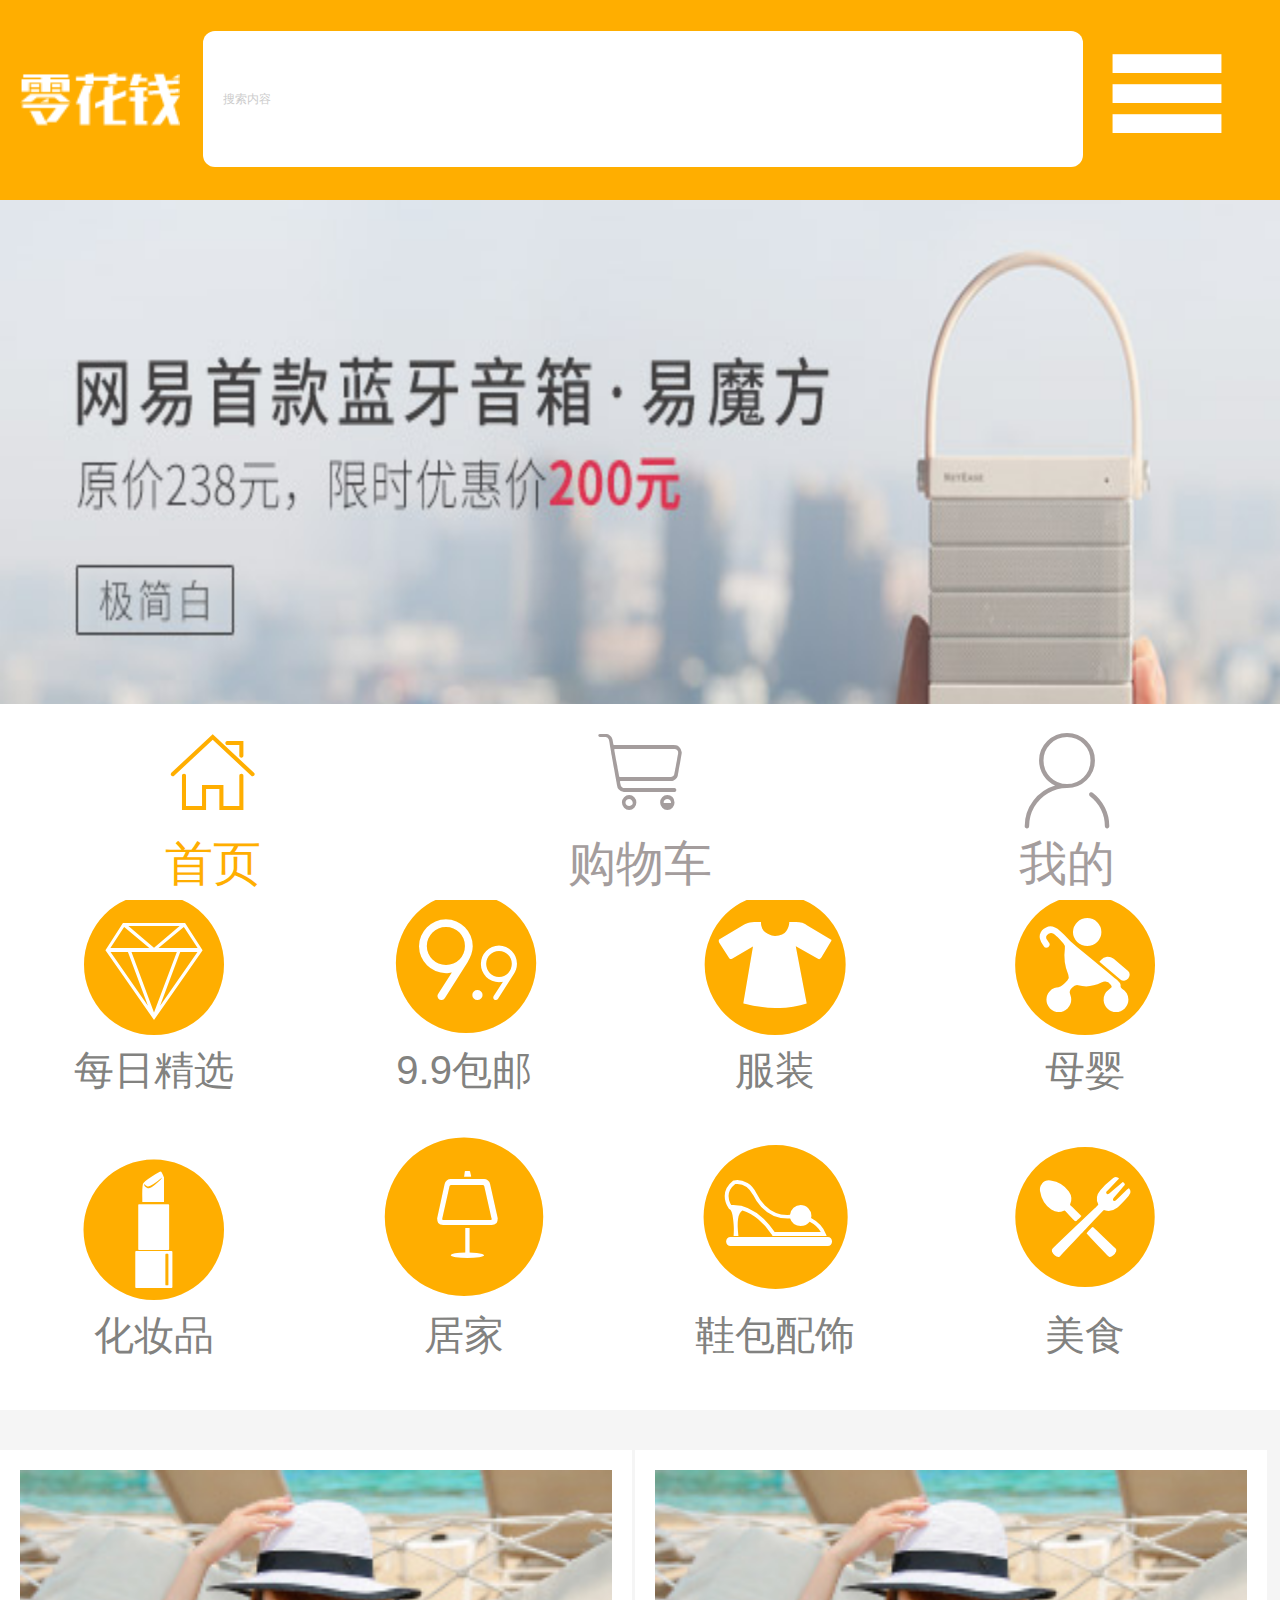
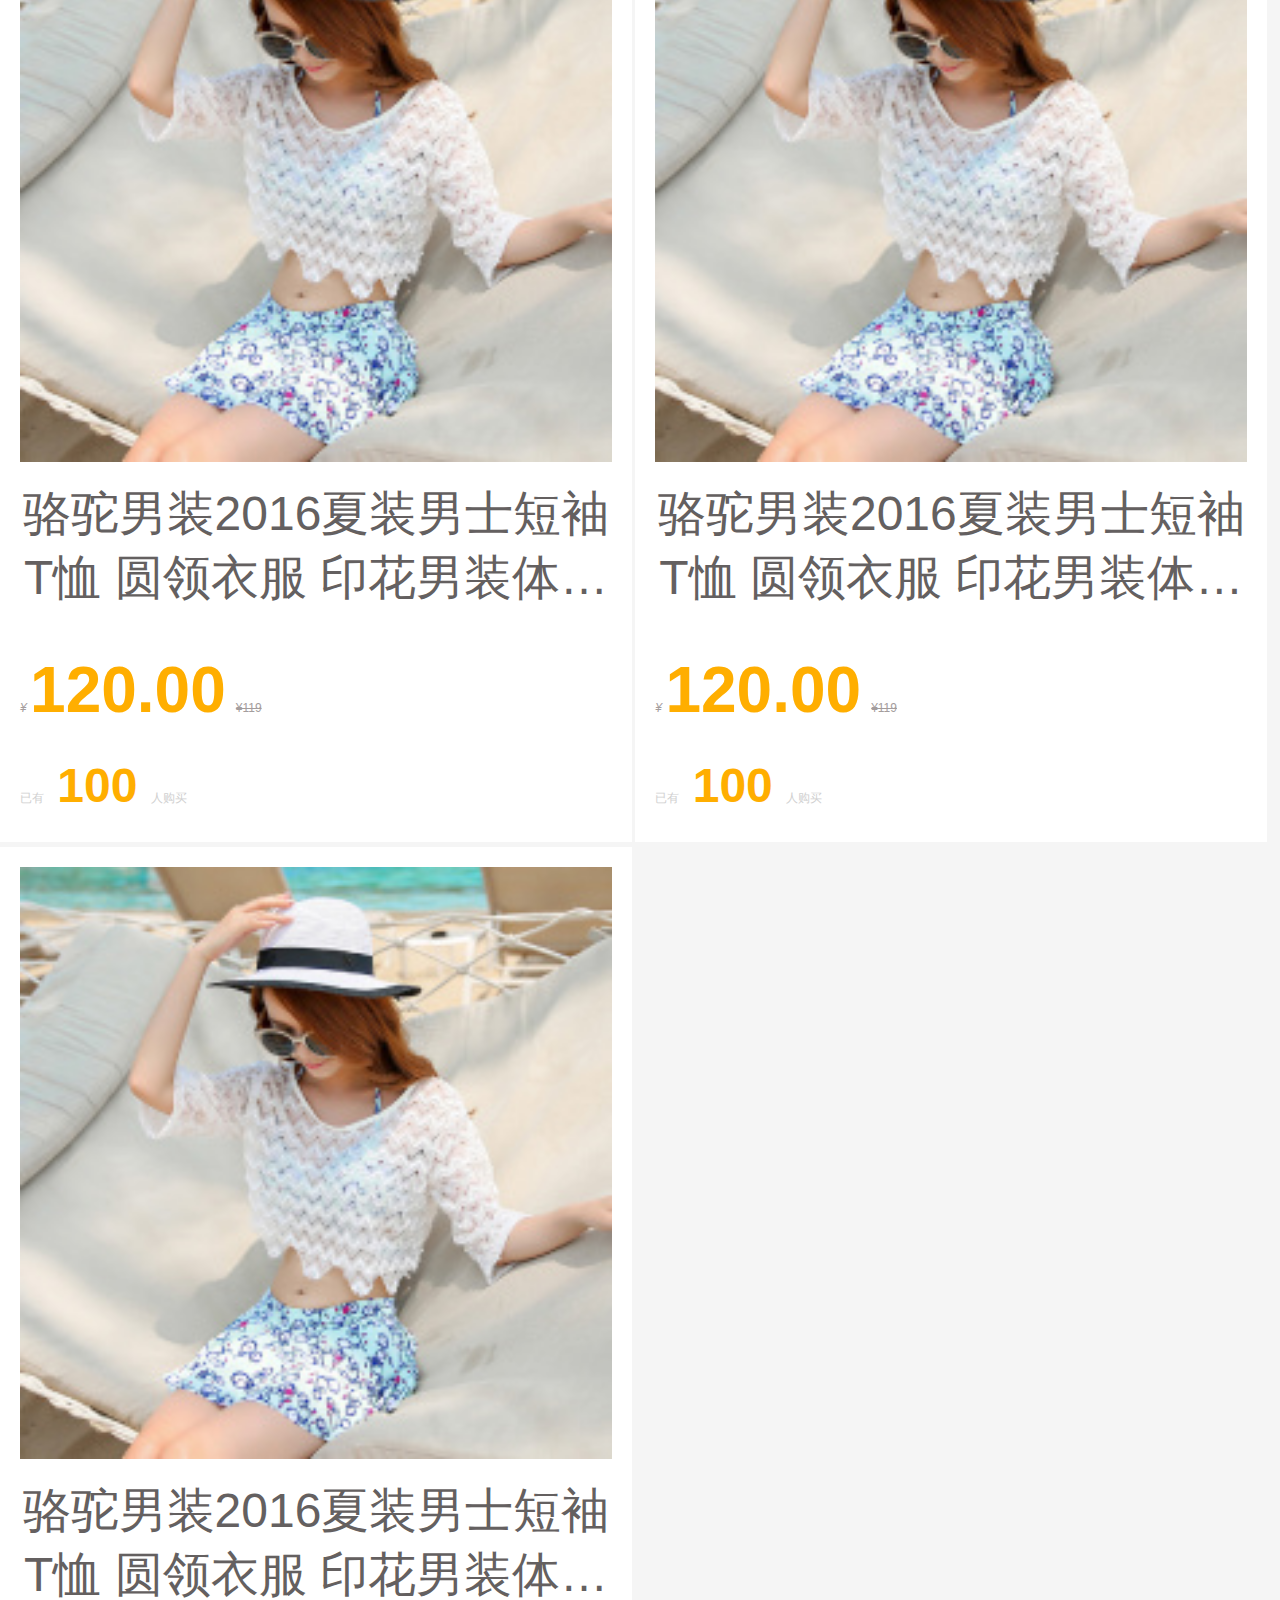
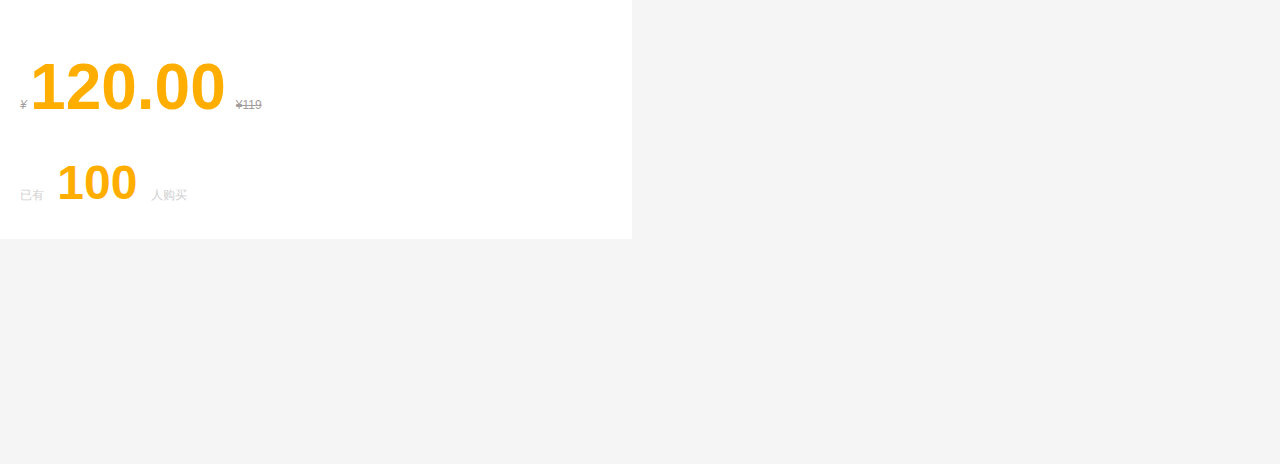
<file: money/yidongduan2/pages/index.html>
<!doctype html>
<html>
<head>
<meta charset="utf-8">
<title>奖品详情</title>
<meta name="keywords" content="" />
<meta name="description" content="" />
<meta name="viewport" content="width=device-width, initial-scale=1.0, maximum-scale=1.0, user-scalable=0" />
<meta name="format-detection" content="telephone=no" />
 <meta name="apple-mobile-web-app-capable" content="yes" />
 <meta name="apple-mobile-web-app-status-bar-style" content="black">
 <link rel="stylesheet" href="../css/reset.css">
 <link rel="stylesheet" href="../css/swiper.min.css">
 <link rel="stylesheet" href="../css/index.css">
<!-- <link rel="stylesheet" href="http://at.alicdn.com/t/font_7qi7c9zr2nr35wmi.css"> -->
<link rel="stylesheet" href="../font/demo.css">
<link rel="stylesheet" href="../font/iconfont.css">

 </head>
<body>
	<!-- 头部开始 -->
	<header>
		<section class="logo_contain">
			<img src="../imgs/ssk_fl.png" height="100" width="100" alt="">
		</section>
		<section class="search_input">
			<input type="text" placeholder="搜索内容">
		</section>
		<section class="search_btn">
			<a href="javascript:void(0)">
				<i class="icon-qita iconfont self_size"></i>
			</a>
		</section>
	</header>
	<!-- 头部结束 -->
	<!-- 轮播图开始 -->
	<div class="swiper-container">
		<div class="swiper-wrapper">
			<div class="swiper-slide">
				<img src="../imgs/banner1.jpg" height="800" width="800" alt="">
			</div>
			<div class="swiper-slide">
				<img src="../imgs/banner2.jpg" height="800" width="800" alt="">
			</div>
			<div class="swiper-slide">
				<img src="../imgs/banner3.jpg" height="640" width="640" alt="">
			</div>
		</div>
	<!-- Add Pagination -->
		<div class="swiper-pagination"></div>
	</div>
	<!-- 轮播图结束 -->
	<!-- 主体部分开始 -->
	<section class="main_all">
		<!-- 导航链接开始 -->
		<section class="nav_icon">
			<ul>
				<li>
					<a href="daily_specials.html">
						<i class="icon_img iconfont icon-jingxuan" style="font-size:4rem;color:#ffae00;"></i>
						<section class="nav_font">每日精选</section>
					</a>
				</li>
				<li>
					<a href="#">
						<i class="icon_img iconfont icon-9" style="font-size:4rem;color:#ffae00;"></i>
						<section class="nav_font">9.9包邮</section>
					</a>
				</li>
				<li>
					<a href="#">
						<i class="icon_img iconfont icon-icon01" style="font-size:4rem;color:#ffae00;"></i>
						<section class="nav_font">服装</section>
					</a>
				</li>
				<li>
					<a href="#">
						<i class="icon_img iconfont icon-jjshqinzimuying" style="font-size:4rem;color:#ffae00;"></i>
						<section class="nav_font">母婴</section>
					</a>
				</li>
				<li>
					<a href="#">
						<i class="icon_img iconfont icon-huazhuang" style="font-size:4rem;color:#ffae00;"></i>
						<section class="nav_font">化妆品</section>
					</a>
				</li>
				<li>
					<a href="#">
						<i class="icon_img iconfont icon-jiajujiazhuang" style="font-size:4rem;color:#ffae00;"></i>
						<section class="nav_font">居家</section>
					</a>
				</li>
				<li>
					<a href="#">
						<i class="icon_img iconfont icon-xiexuexiangbaopeijian" style="font-size:4rem;color:#ffae00;"></i>
						<section class="nav_font">鞋包配饰</section>
					</a>
				</li>
				<li>
					<a href="#">
						<i class="icon_img iconfont icon-meishi1" style="font-size:4rem;color:#ffae00;"></i>
						<section class="nav_font">美食</section>
					</a>
				</li>
			</ul>
		</section>
		<!-- 导航链接结束 -->
		<!-- 产品列表展示开始 -->
		<section class="product_list">
			<a href="product_detail.html" class="self_item">
				<section class="product_contain">
					<img src="../imgs/product_img.jpg" height="220" width="220" alt="">
				</section>
				<section class="product_title">
					骆驼男装2016夏装男士短袖T恤 圆领衣服 印花男装体恤 半袖打底衫
				</section>
				<section class="price">
					<i>¥</i>
					<strong>120.00</strong>&nbsp;&nbsp;
					<small>¥119</small>
				</section>
				<section class="bought"><small>已有</small><strong>&nbsp;100&nbsp;</strong><small>人购买</small></section>
			</a>
			<a href="javascript:void(0)" class="self_item">
				<section class="product_contain">
					<img src="../imgs/product_img.jpg" height="220" width="220" alt="">
				</section>
				<section class="product_title">
					骆驼男装2016夏装男士短袖T恤 圆领衣服 印花男装体恤 半袖打底衫
				</section>
				<section class="price">
					<i>¥</i>
					<strong>120.00</strong>&nbsp;&nbsp;
					<small>¥119</small>
				</section>
				<section class="bought"><small>已有</small><strong>&nbsp;100&nbsp;</strong><small>人购买</small></section>
			</a>
			<a href="javascript:void(0)" class="self_item">
				<section class="product_contain">
					<img src="../imgs/product_img.jpg" height="220" width="220" alt="">
				</section>
				<section class="product_title">
					骆驼男装2016夏装男士短袖T恤 圆领衣服 印花男装体恤 半袖打底衫
				</section>
				<section class="price">
					<i>¥</i>
					<strong>120.00</strong>&nbsp;&nbsp;
					<small>¥119</small>
				</section>
				<section class="bought"><small>已有</small><strong>&nbsp;100&nbsp;</strong><small>人购买</small></section>
			</a>
		</section>
		<!-- 产品列表展示结束 -->
	</section>
	<!-- 主体部分结束 -->
	<!-- 底部导航开始 -->
	<nav>
		<ul>
			<li>
				<a href="javascript:void(0);" class="tab_nav">
					<i class="iconfont  icon-shouye Initialization active"></i>
					<section class="nav_title active">首页</section>
				</a>
			</li>
			<li>
				<a href="shopping_car.html" class="tab_nav">
					<i class="iconfont  icon-gouwuche Initialization"></i>
					<section class="nav_title">购物车</section>
				</a>
			</li>
			<li>
				<a href="person_center.html" class="tab_nav">
					<i class="iconfont  icon-person Initialization"></i>
					<section class="nav_title">我的</section>
				</a>
			</li>
		</ul>
	</nav>
	<!-- 底部导航结束 -->
	<!-- 側邊欄開始 -->
	<section class="sidebars">
		<section class="mengceng"></section>
		<section class="slide_msg">
			<!-- <section class="img_contain">
				<img src="../imgs/product_img.jpg" height="220" width="220" alt="">
			</section>
			<p><strong>任務欄</strong></p> -->
			<section class="item">
				<ul>
					<li>
						<a href="daily_specials.html">
						<i class="icon-youbian iconfont" style="float:right;"></i>
						&nbsp;&nbsp;每日精选
						</a>
					</li>
					<li>
						<a href="javascript:void(0)">
						<i class="icon-youbian iconfont" style="float:right;"></i>
						&nbsp;&nbsp;9.9包邮
						</a>
					</li>
					<li>
						<a href="javascript:void(0)">
						<i class="icon-youbian iconfont" style="float:right;"></i>
						&nbsp;&nbsp;服装
						</a>
					</li>
					<li>
						<a href="javascript:void(0)">
						<i class="icon-youbian iconfont" style="float:right;"></i>
						&nbsp;&nbsp;母婴
						</a>
					</li>
					<li>
						<a href="javascript:void(0)">
						<i class="icon-youbian iconfont" style="float:right;"></i>
						&nbsp;&nbsp;化裝品
						</a>
					</li>
					<li>
						<a href="javascript:void(0)">
						<i class="icon-youbian iconfont" style="float:right;"></i>
						&nbsp;&nbsp;居家
						</a>
					</li>
					<li>
						<a href="javascript:void(0)">
						<i class="icon-youbian iconfont" style="float:right;"></i>
						&nbsp;&nbsp;鞋包配饰
						</a>
					</li>
					<li>
						<a href="javascript:void(0)" class="back_icon">
						<i class="icon-youbian iconfont" style="float:right;"></i>
						&nbsp;&nbsp;美食
						</a>
					</li>
				</ul>
				<a href="javascript:void(0)" class="back_index">返回</a>
			</section>
		</section>
	</section>
	<!-- 側邊欄結束 -->
</body>
</html>
<script src="http://libs.baidu.com/jquery/1.11.3/jquery.min.js"></script>
<script src="../js/remshipei.js"></script>
<script src="../js/swiper.min.js"></script>
<script src="../js/jquery.myProgress.js"></script>
<script>
    $(function () {
        $("#div3").myProgress({speed: 4000, percent: 60,width: "100%"});
        $('.icon-qita').click(function(event) {
        	/* Act on the event */
        	$('.sidebars').css({
        		display: 'block',
        	})
        });
        $('.back_index,.mengceng').click(function(event) {
        	/* Act on the event */
        	$('.sidebars').css({
        		display: 'none',
        	});
        });
    })
     var swiper = new Swiper('.swiper-container', {
        pagination: '.swiper-pagination',
        paginationClickable: true
    });
</script>
</file>
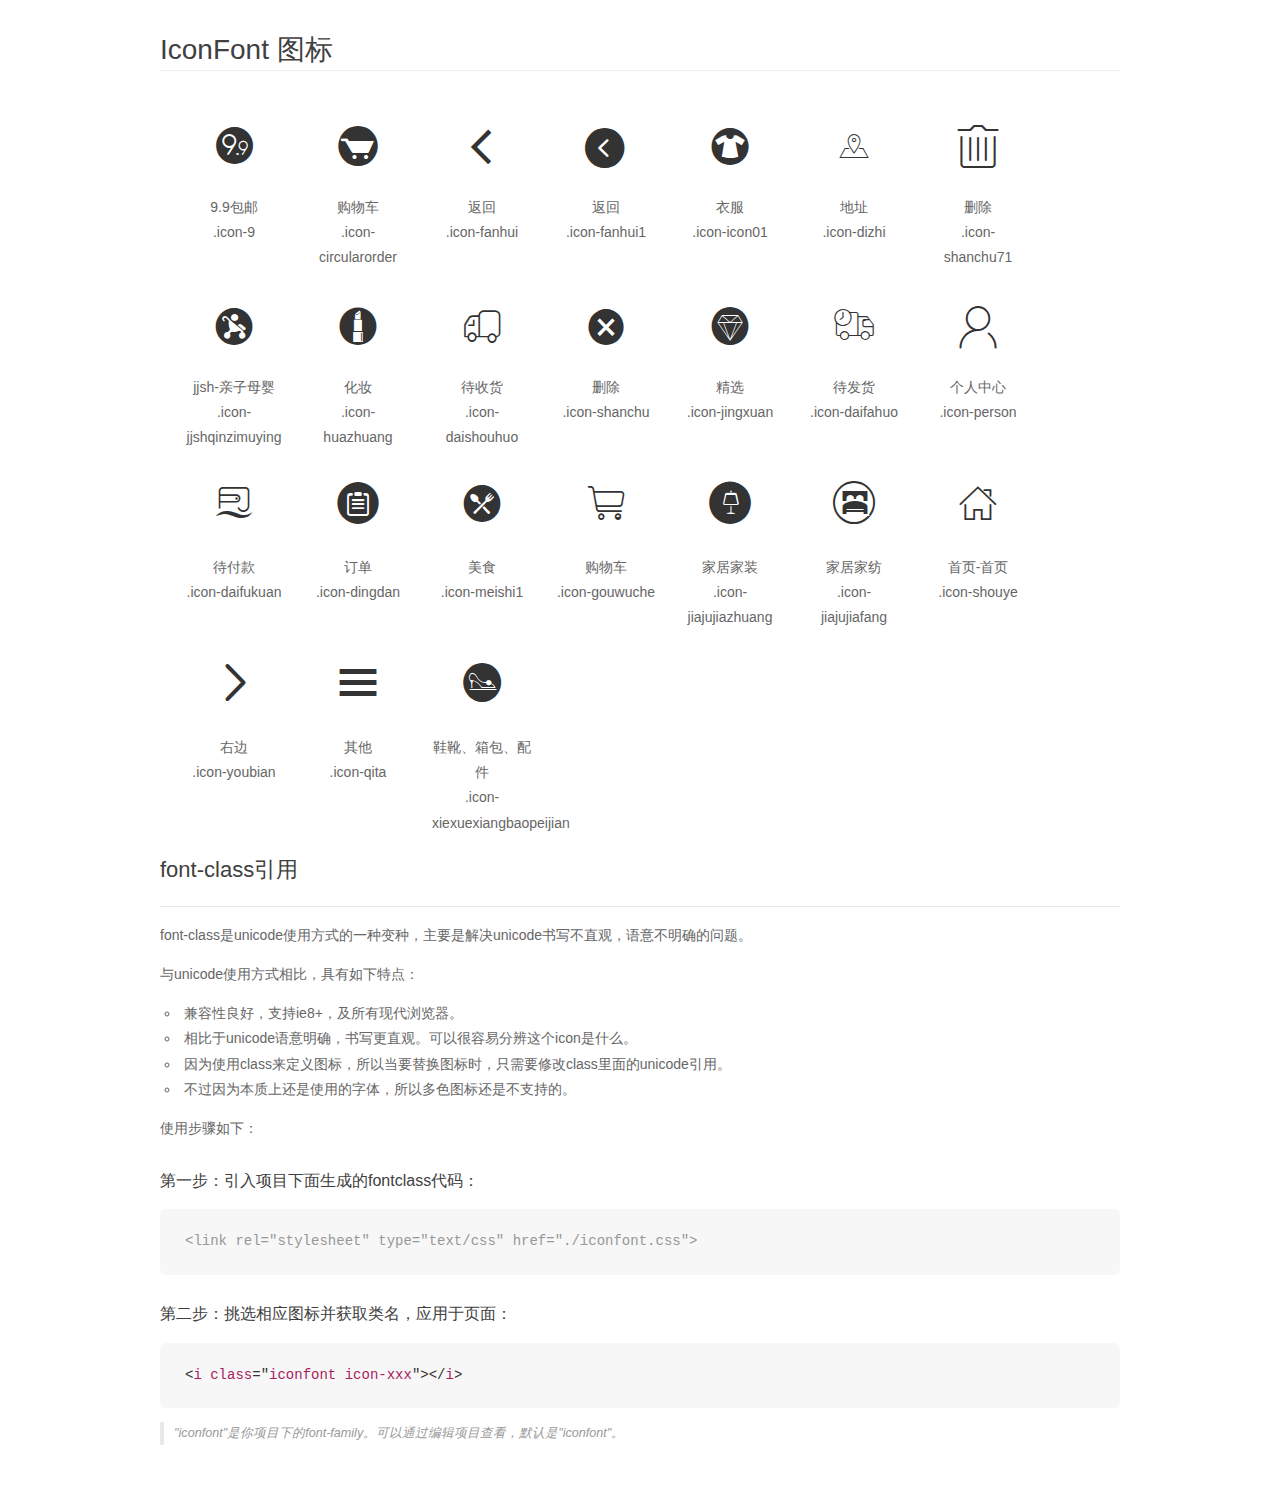
<file: money/yidongduan2/font/demo_fontclass.html>
<!DOCTYPE html>
<html>
<head>
    <meta charset="utf-8"/>
    <title>IconFont</title>
    <link rel="stylesheet" href="demo.css">
    <link rel="stylesheet" href="iconfont.css">
</head>
<body>
    <div class="main markdown">
        <h1>IconFont 图标</h1>
        <ul class="icon_lists clear">
            
                <li>
                <i class="icon iconfont icon-9"></i>
                    <div class="name">9.9包邮</div>
                    <div class="fontclass">.icon-9</div>
                </li>
            
                <li>
                <i class="icon iconfont icon-circularorder"></i>
                    <div class="name">购物车</div>
                    <div class="fontclass">.icon-circularorder</div>
                </li>
            
                <li>
                <i class="icon iconfont icon-fanhui"></i>
                    <div class="name">返回</div>
                    <div class="fontclass">.icon-fanhui</div>
                </li>
            
                <li>
                <i class="icon iconfont icon-fanhui1"></i>
                    <div class="name">返回</div>
                    <div class="fontclass">.icon-fanhui1</div>
                </li>
            
                <li>
                <i class="icon iconfont icon-icon01"></i>
                    <div class="name">衣服</div>
                    <div class="fontclass">.icon-icon01</div>
                </li>
            
                <li>
                <i class="icon iconfont icon-dizhi"></i>
                    <div class="name">地址</div>
                    <div class="fontclass">.icon-dizhi</div>
                </li>
            
                <li>
                <i class="icon iconfont icon-shanchu71"></i>
                    <div class="name">删除</div>
                    <div class="fontclass">.icon-shanchu71</div>
                </li>
            
                <li>
                <i class="icon iconfont icon-jjshqinzimuying"></i>
                    <div class="name">jjsh-亲子母婴</div>
                    <div class="fontclass">.icon-jjshqinzimuying</div>
                </li>
            
                <li>
                <i class="icon iconfont icon-huazhuang"></i>
                    <div class="name">化妆</div>
                    <div class="fontclass">.icon-huazhuang</div>
                </li>
            
                <li>
                <i class="icon iconfont icon-daishouhuo"></i>
                    <div class="name">待收货</div>
                    <div class="fontclass">.icon-daishouhuo</div>
                </li>
            
                <li>
                <i class="icon iconfont icon-shanchu"></i>
                    <div class="name">删除</div>
                    <div class="fontclass">.icon-shanchu</div>
                </li>
            
                <li>
                <i class="icon iconfont icon-jingxuan"></i>
                    <div class="name">精选</div>
                    <div class="fontclass">.icon-jingxuan</div>
                </li>
            
                <li>
                <i class="icon iconfont icon-daifahuo"></i>
                    <div class="name">待发货</div>
                    <div class="fontclass">.icon-daifahuo</div>
                </li>
            
                <li>
                <i class="icon iconfont icon-person"></i>
                    <div class="name">个人中心</div>
                    <div class="fontclass">.icon-person</div>
                </li>
            
                <li>
                <i class="icon iconfont icon-daifukuan"></i>
                    <div class="name">待付款</div>
                    <div class="fontclass">.icon-daifukuan</div>
                </li>
            
                <li>
                <i class="icon iconfont icon-dingdan"></i>
                    <div class="name">订单</div>
                    <div class="fontclass">.icon-dingdan</div>
                </li>
            
                <li>
                <i class="icon iconfont icon-meishi1"></i>
                    <div class="name">美食</div>
                    <div class="fontclass">.icon-meishi1</div>
                </li>
            
                <li>
                <i class="icon iconfont icon-gouwuche"></i>
                    <div class="name">购物车</div>
                    <div class="fontclass">.icon-gouwuche</div>
                </li>
            
                <li>
                <i class="icon iconfont icon-jiajujiazhuang"></i>
                    <div class="name">家居家装</div>
                    <div class="fontclass">.icon-jiajujiazhuang</div>
                </li>
            
                <li>
                <i class="icon iconfont icon-jiajujiafang"></i>
                    <div class="name">家居家纺</div>
                    <div class="fontclass">.icon-jiajujiafang</div>
                </li>
            
                <li>
                <i class="icon iconfont icon-shouye"></i>
                    <div class="name">首页-首页</div>
                    <div class="fontclass">.icon-shouye</div>
                </li>
            
                <li>
                <i class="icon iconfont icon-youbian"></i>
                    <div class="name">右边</div>
                    <div class="fontclass">.icon-youbian</div>
                </li>
            
                <li>
                <i class="icon iconfont icon-qita"></i>
                    <div class="name">其他</div>
                    <div class="fontclass">.icon-qita</div>
                </li>
            
                <li>
                <i class="icon iconfont icon-xiexuexiangbaopeijian"></i>
                    <div class="name">鞋靴、箱包、配件</div>
                    <div class="fontclass">.icon-xiexuexiangbaopeijian</div>
                </li>
            
        </ul>

        <h2 id="font-class-">font-class引用</h2>
        <hr>

        <p>font-class是unicode使用方式的一种变种，主要是解决unicode书写不直观，语意不明确的问题。</p>
        <p>与unicode使用方式相比，具有如下特点：</p>
        <ul>
        <li>兼容性良好，支持ie8+，及所有现代浏览器。</li>
        <li>相比于unicode语意明确，书写更直观。可以很容易分辨这个icon是什么。</li>
        <li>因为使用class来定义图标，所以当要替换图标时，只需要修改class里面的unicode引用。</li>
        <li>不过因为本质上还是使用的字体，所以多色图标还是不支持的。</li>
        </ul>
        <p>使用步骤如下：</p>
        <h3 id="-fontclass-">第一步：引入项目下面生成的fontclass代码：</h3>


        <pre><code class="lang-js hljs javascript"><span class="hljs-comment">&lt;link rel="stylesheet" type="text/css" href="./iconfont.css"&gt;</span></code></pre>
        <h3 id="-">第二步：挑选相应图标并获取类名，应用于页面：</h3>
        <pre><code class="lang-css hljs">&lt;<span class="hljs-selector-tag">i</span> <span class="hljs-selector-tag">class</span>="<span class="hljs-selector-tag">iconfont</span> <span class="hljs-selector-tag">icon-xxx</span>"&gt;&lt;/<span class="hljs-selector-tag">i</span>&gt;</code></pre>
        <blockquote>
        <p>"iconfont"是你项目下的font-family。可以通过编辑项目查看，默认是"iconfont"。</p>
        </blockquote>
    </div>
</body>
</html>
</file>
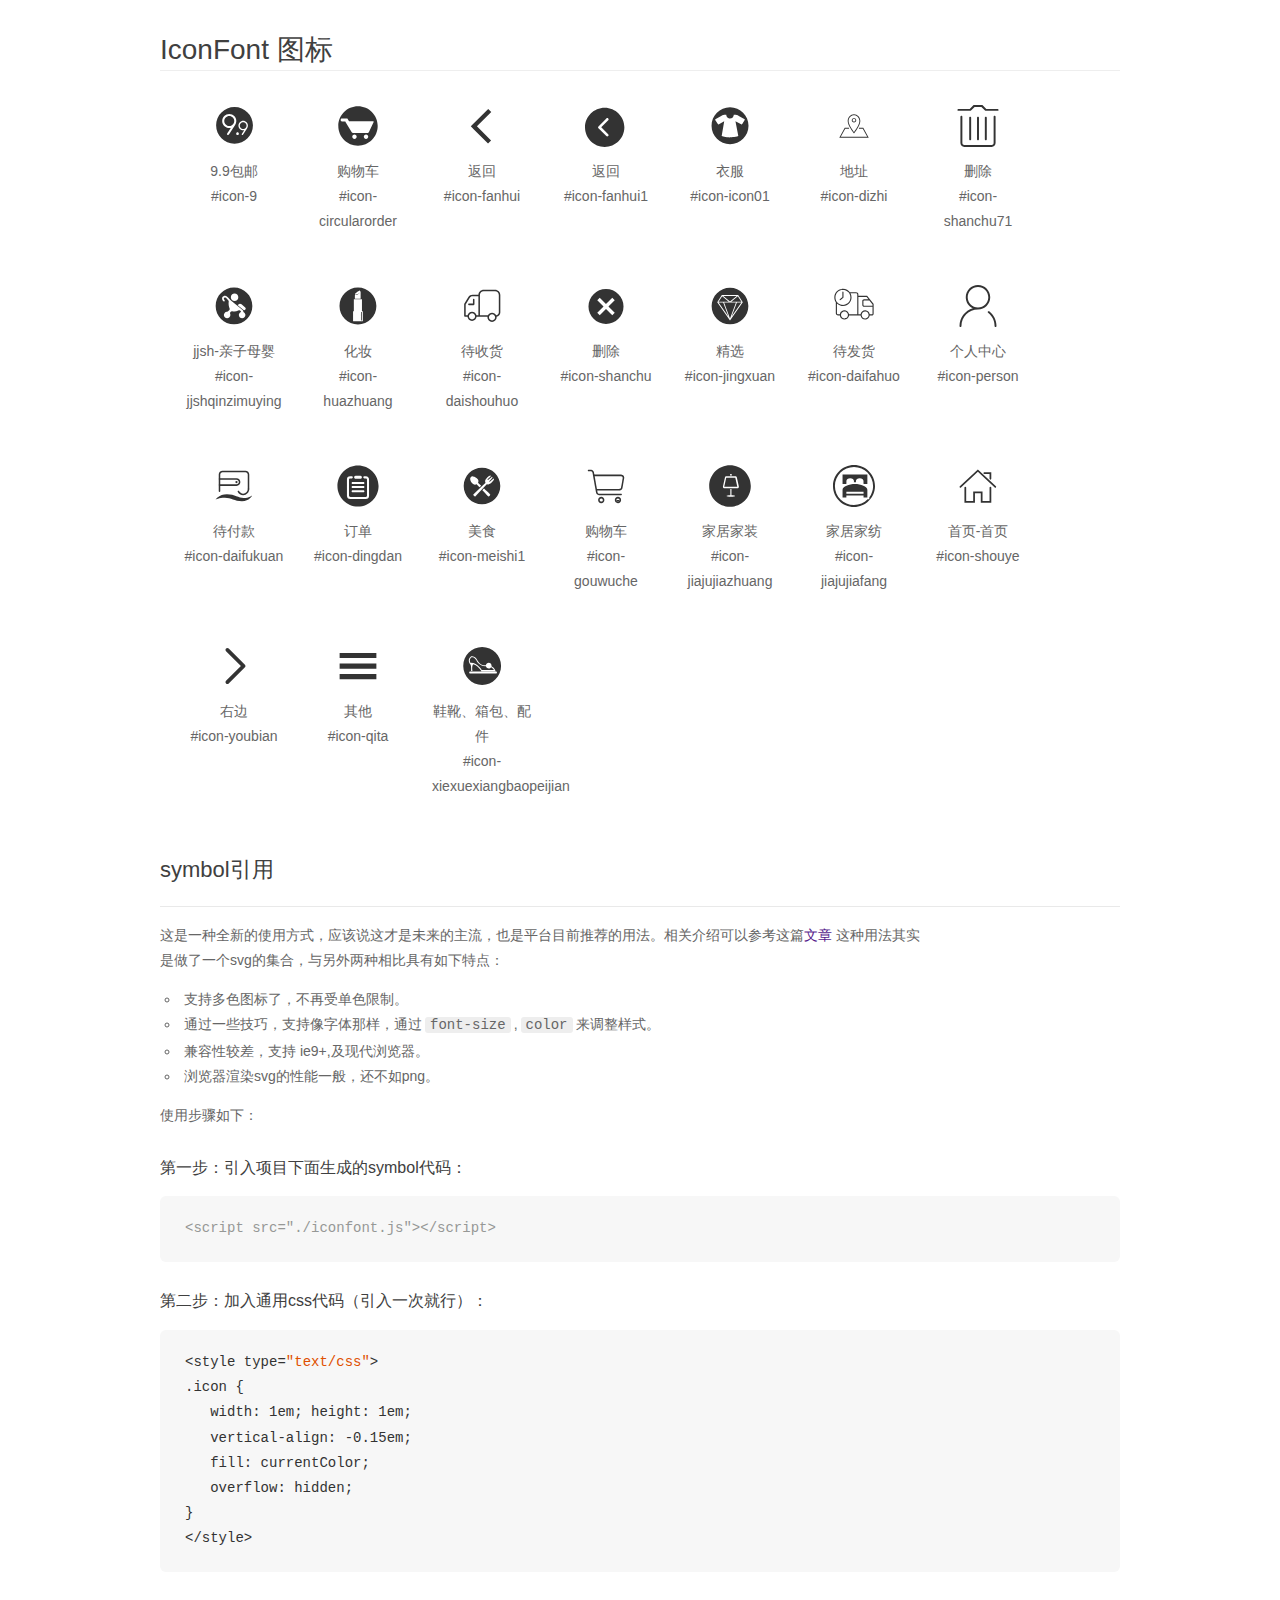
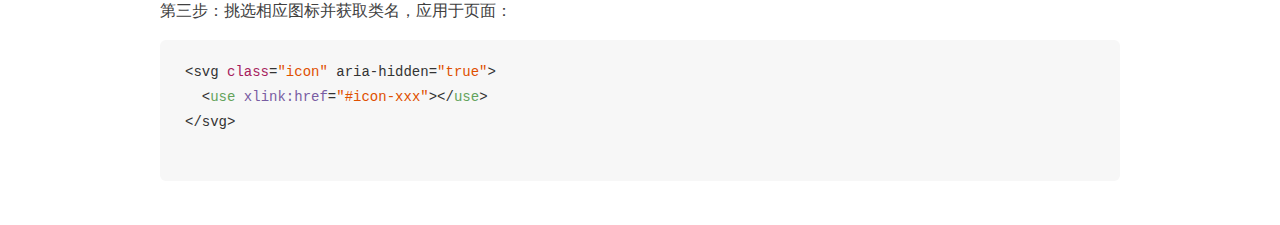
<file: money/yidongduan2/font/demo_symbol.html>
<!DOCTYPE html>
<html>
<head>
    <meta charset="utf-8"/>
    <title>IconFont</title>
    <link rel="stylesheet" href="demo.css">
    <script src="iconfont.js"></script>

    <style type="text/css">
        .icon {
          /* 通过设置 font-size 来改变图标大小 */
          width: 1em; height: 1em;
          /* 图标和文字相邻时，垂直对齐 */
          vertical-align: -0.15em;
          /* 通过设置 color 来改变 SVG 的颜色/fill */
          fill: currentColor;
          /* path 和 stroke 溢出 viewBox 部分在 IE 下会显示
             normalize.css 中也包含这行 */
          overflow: hidden;
        }

    </style>
</head>
<body>
    <div class="main markdown">
        <h1>IconFont 图标</h1>
        <ul class="icon_lists clear">
            
                <li>
                    <svg class="icon" aria-hidden="true">
                        <use xlink:href="#icon-9"></use>
                    </svg>
                    <div class="name">9.9包邮</div>
                    <div class="fontclass">#icon-9</div>
                </li>
            
                <li>
                    <svg class="icon" aria-hidden="true">
                        <use xlink:href="#icon-circularorder"></use>
                    </svg>
                    <div class="name">购物车</div>
                    <div class="fontclass">#icon-circularorder</div>
                </li>
            
                <li>
                    <svg class="icon" aria-hidden="true">
                        <use xlink:href="#icon-fanhui"></use>
                    </svg>
                    <div class="name">返回</div>
                    <div class="fontclass">#icon-fanhui</div>
                </li>
            
                <li>
                    <svg class="icon" aria-hidden="true">
                        <use xlink:href="#icon-fanhui1"></use>
                    </svg>
                    <div class="name">返回</div>
                    <div class="fontclass">#icon-fanhui1</div>
                </li>
            
                <li>
                    <svg class="icon" aria-hidden="true">
                        <use xlink:href="#icon-icon01"></use>
                    </svg>
                    <div class="name">衣服</div>
                    <div class="fontclass">#icon-icon01</div>
                </li>
            
                <li>
                    <svg class="icon" aria-hidden="true">
                        <use xlink:href="#icon-dizhi"></use>
                    </svg>
                    <div class="name">地址</div>
                    <div class="fontclass">#icon-dizhi</div>
                </li>
            
                <li>
                    <svg class="icon" aria-hidden="true">
                        <use xlink:href="#icon-shanchu71"></use>
                    </svg>
                    <div class="name">删除</div>
                    <div class="fontclass">#icon-shanchu71</div>
                </li>
            
                <li>
                    <svg class="icon" aria-hidden="true">
                        <use xlink:href="#icon-jjshqinzimuying"></use>
                    </svg>
                    <div class="name">jjsh-亲子母婴</div>
                    <div class="fontclass">#icon-jjshqinzimuying</div>
                </li>
            
                <li>
                    <svg class="icon" aria-hidden="true">
                        <use xlink:href="#icon-huazhuang"></use>
                    </svg>
                    <div class="name">化妆</div>
                    <div class="fontclass">#icon-huazhuang</div>
                </li>
            
                <li>
                    <svg class="icon" aria-hidden="true">
                        <use xlink:href="#icon-daishouhuo"></use>
                    </svg>
                    <div class="name">待收货</div>
                    <div class="fontclass">#icon-daishouhuo</div>
                </li>
            
                <li>
                    <svg class="icon" aria-hidden="true">
                        <use xlink:href="#icon-shanchu"></use>
                    </svg>
                    <div class="name">删除</div>
                    <div class="fontclass">#icon-shanchu</div>
                </li>
            
                <li>
                    <svg class="icon" aria-hidden="true">
                        <use xlink:href="#icon-jingxuan"></use>
                    </svg>
                    <div class="name">精选</div>
                    <div class="fontclass">#icon-jingxuan</div>
                </li>
            
                <li>
                    <svg class="icon" aria-hidden="true">
                        <use xlink:href="#icon-daifahuo"></use>
                    </svg>
                    <div class="name">待发货</div>
                    <div class="fontclass">#icon-daifahuo</div>
                </li>
            
                <li>
                    <svg class="icon" aria-hidden="true">
                        <use xlink:href="#icon-person"></use>
                    </svg>
                    <div class="name">个人中心</div>
                    <div class="fontclass">#icon-person</div>
                </li>
            
                <li>
                    <svg class="icon" aria-hidden="true">
                        <use xlink:href="#icon-daifukuan"></use>
                    </svg>
                    <div class="name">待付款</div>
                    <div class="fontclass">#icon-daifukuan</div>
                </li>
            
                <li>
                    <svg class="icon" aria-hidden="true">
                        <use xlink:href="#icon-dingdan"></use>
                    </svg>
                    <div class="name">订单</div>
                    <div class="fontclass">#icon-dingdan</div>
                </li>
            
                <li>
                    <svg class="icon" aria-hidden="true">
                        <use xlink:href="#icon-meishi1"></use>
                    </svg>
                    <div class="name">美食</div>
                    <div class="fontclass">#icon-meishi1</div>
                </li>
            
                <li>
                    <svg class="icon" aria-hidden="true">
                        <use xlink:href="#icon-gouwuche"></use>
                    </svg>
                    <div class="name">购物车</div>
                    <div class="fontclass">#icon-gouwuche</div>
                </li>
            
                <li>
                    <svg class="icon" aria-hidden="true">
                        <use xlink:href="#icon-jiajujiazhuang"></use>
                    </svg>
                    <div class="name">家居家装</div>
                    <div class="fontclass">#icon-jiajujiazhuang</div>
                </li>
            
                <li>
                    <svg class="icon" aria-hidden="true">
                        <use xlink:href="#icon-jiajujiafang"></use>
                    </svg>
                    <div class="name">家居家纺</div>
                    <div class="fontclass">#icon-jiajujiafang</div>
                </li>
            
                <li>
                    <svg class="icon" aria-hidden="true">
                        <use xlink:href="#icon-shouye"></use>
                    </svg>
                    <div class="name">首页-首页</div>
                    <div class="fontclass">#icon-shouye</div>
                </li>
            
                <li>
                    <svg class="icon" aria-hidden="true">
                        <use xlink:href="#icon-youbian"></use>
                    </svg>
                    <div class="name">右边</div>
                    <div class="fontclass">#icon-youbian</div>
                </li>
            
                <li>
                    <svg class="icon" aria-hidden="true">
                        <use xlink:href="#icon-qita"></use>
                    </svg>
                    <div class="name">其他</div>
                    <div class="fontclass">#icon-qita</div>
                </li>
            
                <li>
                    <svg class="icon" aria-hidden="true">
                        <use xlink:href="#icon-xiexuexiangbaopeijian"></use>
                    </svg>
                    <div class="name">鞋靴、箱包、配件</div>
                    <div class="fontclass">#icon-xiexuexiangbaopeijian</div>
                </li>
            
        </ul>


        <h2 id="symbol-">symbol引用</h2>
        <hr>

        <p>这是一种全新的使用方式，应该说这才是未来的主流，也是平台目前推荐的用法。相关介绍可以参考这篇<a href="">文章</a>
        这种用法其实是做了一个svg的集合，与另外两种相比具有如下特点：</p>
        <ul>
          <li>支持多色图标了，不再受单色限制。</li>
          <li>通过一些技巧，支持像字体那样，通过<code>font-size</code>,<code>color</code>来调整样式。</li>
          <li>兼容性较差，支持 ie9+,及现代浏览器。</li>
          <li>浏览器渲染svg的性能一般，还不如png。</li>
        </ul>
        <p>使用步骤如下：</p>
        <h3 id="-symbol-">第一步：引入项目下面生成的symbol代码：</h3>
        <pre><code class="lang-js hljs javascript"><span class="hljs-comment">&lt;script src="./iconfont.js"&gt;&lt;/script&gt;</span></code></pre>
        <h3 id="-css-">第二步：加入通用css代码（引入一次就行）：</h3>
        <pre><code class="lang-js hljs javascript">&lt;style type=<span class="hljs-string">"text/css"</span>&gt;
.icon {
   width: <span class="hljs-number">1</span>em; height: <span class="hljs-number">1</span>em;
   vertical-align: <span class="hljs-number">-0.15</span>em;
   fill: currentColor;
   overflow: hidden;
}
&lt;<span class="hljs-regexp">/style&gt;</span></code></pre>
        <h3 id="-">第三步：挑选相应图标并获取类名，应用于页面：</h3>
        <pre><code class="lang-js hljs javascript">&lt;svg <span class="hljs-class"><span class="hljs-keyword">class</span></span>=<span class="hljs-string">"icon"</span> aria-hidden=<span class="hljs-string">"true"</span>&gt;<span class="xml"><span class="hljs-tag">
  &lt;<span class="hljs-name">use</span> <span class="hljs-attr">xlink:href</span>=<span class="hljs-string">"#icon-xxx"</span>&gt;</span><span class="hljs-tag">&lt;/<span class="hljs-name">use</span>&gt;</span>
</span>&lt;<span class="hljs-regexp">/svg&gt;
        </span></code></pre>
    </div>
</body>
</html>
</file>
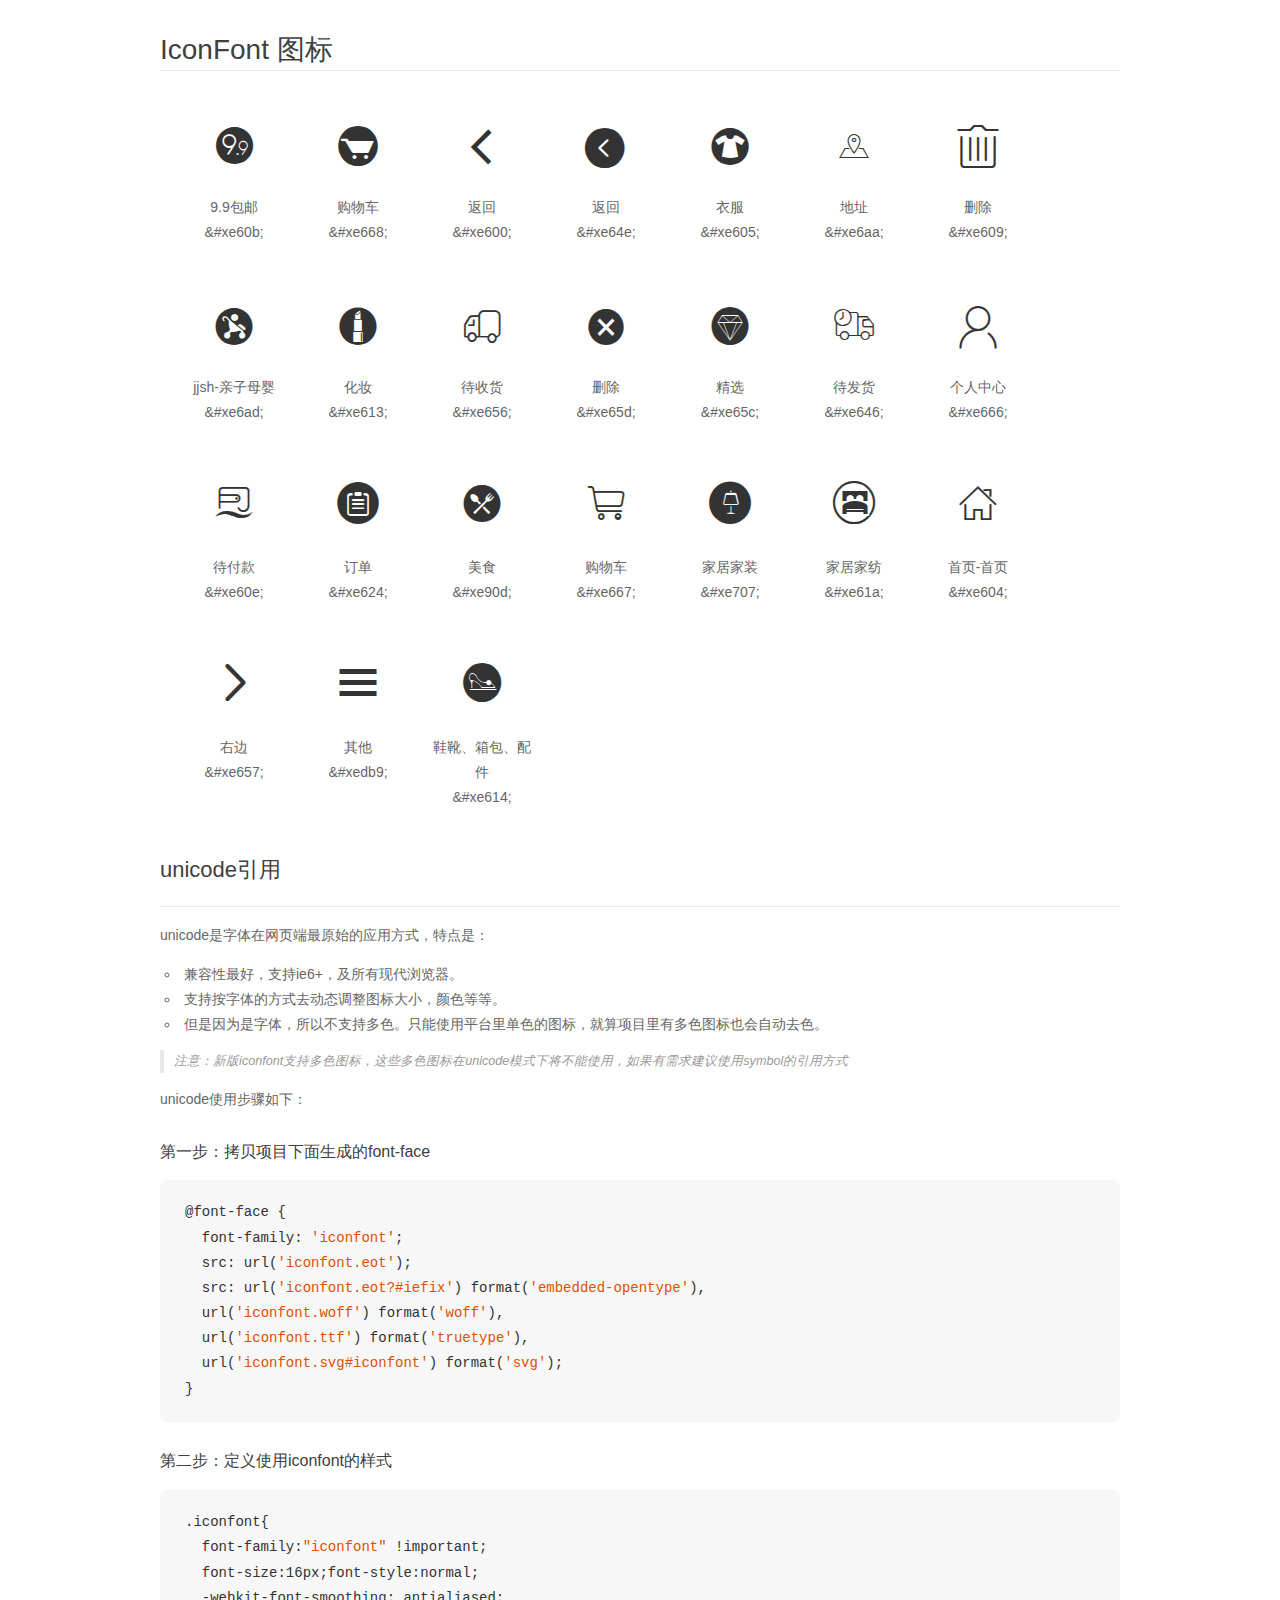
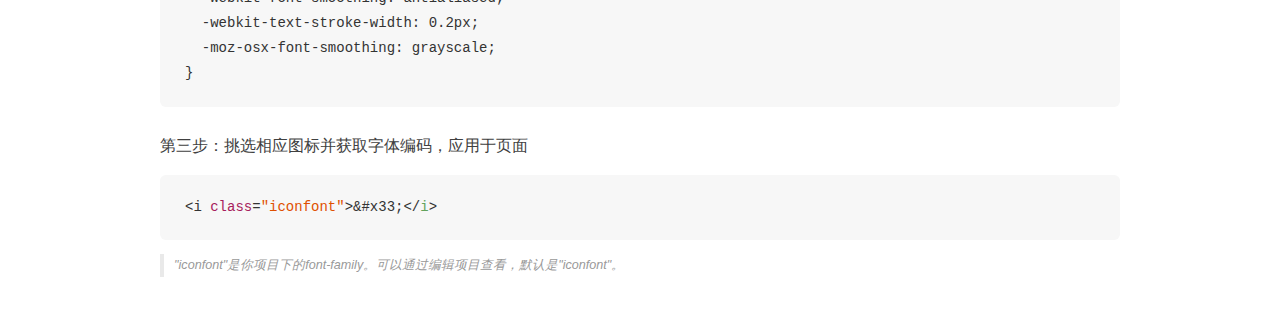
<file: money/yidongduan2/font/demo_unicode.html>
<!DOCTYPE html>
<html>
<head>
    <meta charset="utf-8"/>
    <title>IconFont</title>
    <link rel="stylesheet" href="demo.css">

    <style type="text/css">

        @font-face {font-family: "iconfont";
          src: url('iconfont.eot'); /* IE9*/
          src: url('iconfont.eot#iefix') format('embedded-opentype'), /* IE6-IE8 */
          url('iconfont.woff') format('woff'), /* chrome, firefox */
          url('iconfont.ttf') format('truetype'), /* chrome, firefox, opera, Safari, Android, iOS 4.2+*/
          url('iconfont.svg#iconfont') format('svg'); /* iOS 4.1- */
        }

        .iconfont {
          font-family:"iconfont" !important;
          font-size:16px;
          font-style:normal;
          -webkit-font-smoothing: antialiased;
          -webkit-text-stroke-width: 0.2px;
          -moz-osx-font-smoothing: grayscale;
        }

    </style>
</head>
<body>
    <div class="main markdown">
        <h1>IconFont 图标</h1>
        <ul class="icon_lists clear">
            
                <li>
                <i class="icon iconfont">&#xe60b;</i>
                    <div class="name">9.9包邮</div>
                    <div class="code">&amp;#xe60b;</div>
                </li>
            
                <li>
                <i class="icon iconfont">&#xe668;</i>
                    <div class="name">购物车</div>
                    <div class="code">&amp;#xe668;</div>
                </li>
            
                <li>
                <i class="icon iconfont">&#xe600;</i>
                    <div class="name">返回</div>
                    <div class="code">&amp;#xe600;</div>
                </li>
            
                <li>
                <i class="icon iconfont">&#xe64e;</i>
                    <div class="name">返回</div>
                    <div class="code">&amp;#xe64e;</div>
                </li>
            
                <li>
                <i class="icon iconfont">&#xe605;</i>
                    <div class="name">衣服</div>
                    <div class="code">&amp;#xe605;</div>
                </li>
            
                <li>
                <i class="icon iconfont">&#xe6aa;</i>
                    <div class="name">地址</div>
                    <div class="code">&amp;#xe6aa;</div>
                </li>
            
                <li>
                <i class="icon iconfont">&#xe609;</i>
                    <div class="name">删除</div>
                    <div class="code">&amp;#xe609;</div>
                </li>
            
                <li>
                <i class="icon iconfont">&#xe6ad;</i>
                    <div class="name">jjsh-亲子母婴</div>
                    <div class="code">&amp;#xe6ad;</div>
                </li>
            
                <li>
                <i class="icon iconfont">&#xe613;</i>
                    <div class="name">化妆</div>
                    <div class="code">&amp;#xe613;</div>
                </li>
            
                <li>
                <i class="icon iconfont">&#xe656;</i>
                    <div class="name">待收货</div>
                    <div class="code">&amp;#xe656;</div>
                </li>
            
                <li>
                <i class="icon iconfont">&#xe65d;</i>
                    <div class="name">删除</div>
                    <div class="code">&amp;#xe65d;</div>
                </li>
            
                <li>
                <i class="icon iconfont">&#xe65c;</i>
                    <div class="name">精选</div>
                    <div class="code">&amp;#xe65c;</div>
                </li>
            
                <li>
                <i class="icon iconfont">&#xe646;</i>
                    <div class="name">待发货</div>
                    <div class="code">&amp;#xe646;</div>
                </li>
            
                <li>
                <i class="icon iconfont">&#xe666;</i>
                    <div class="name">个人中心</div>
                    <div class="code">&amp;#xe666;</div>
                </li>
            
                <li>
                <i class="icon iconfont">&#xe60e;</i>
                    <div class="name">待付款</div>
                    <div class="code">&amp;#xe60e;</div>
                </li>
            
                <li>
                <i class="icon iconfont">&#xe624;</i>
                    <div class="name">订单</div>
                    <div class="code">&amp;#xe624;</div>
                </li>
            
                <li>
                <i class="icon iconfont">&#xe90d;</i>
                    <div class="name">美食</div>
                    <div class="code">&amp;#xe90d;</div>
                </li>
            
                <li>
                <i class="icon iconfont">&#xe667;</i>
                    <div class="name">购物车</div>
                    <div class="code">&amp;#xe667;</div>
                </li>
            
                <li>
                <i class="icon iconfont">&#xe707;</i>
                    <div class="name">家居家装</div>
                    <div class="code">&amp;#xe707;</div>
                </li>
            
                <li>
                <i class="icon iconfont">&#xe61a;</i>
                    <div class="name">家居家纺</div>
                    <div class="code">&amp;#xe61a;</div>
                </li>
            
                <li>
                <i class="icon iconfont">&#xe604;</i>
                    <div class="name">首页-首页</div>
                    <div class="code">&amp;#xe604;</div>
                </li>
            
                <li>
                <i class="icon iconfont">&#xe657;</i>
                    <div class="name">右边</div>
                    <div class="code">&amp;#xe657;</div>
                </li>
            
                <li>
                <i class="icon iconfont">&#xedb9;</i>
                    <div class="name">其他</div>
                    <div class="code">&amp;#xedb9;</div>
                </li>
            
                <li>
                <i class="icon iconfont">&#xe614;</i>
                    <div class="name">鞋靴、箱包、配件</div>
                    <div class="code">&amp;#xe614;</div>
                </li>
            
        </ul>
        <h2 id="unicode-">unicode引用</h2>
        <hr>

        <p>unicode是字体在网页端最原始的应用方式，特点是：</p>
        <ul>
        <li>兼容性最好，支持ie6+，及所有现代浏览器。</li>
        <li>支持按字体的方式去动态调整图标大小，颜色等等。</li>
        <li>但是因为是字体，所以不支持多色。只能使用平台里单色的图标，就算项目里有多色图标也会自动去色。</li>
        </ul>
        <blockquote>
        <p>注意：新版iconfont支持多色图标，这些多色图标在unicode模式下将不能使用，如果有需求建议使用symbol的引用方式</p>
        </blockquote>
        <p>unicode使用步骤如下：</p>
        <h3 id="-font-face">第一步：拷贝项目下面生成的font-face</h3>
        <pre><code class="lang-js hljs javascript">@font-face {
  font-family: <span class="hljs-string">'iconfont'</span>;
  src: url(<span class="hljs-string">'iconfont.eot'</span>);
  src: url(<span class="hljs-string">'iconfont.eot?#iefix'</span>) format(<span class="hljs-string">'embedded-opentype'</span>),
  url(<span class="hljs-string">'iconfont.woff'</span>) format(<span class="hljs-string">'woff'</span>),
  url(<span class="hljs-string">'iconfont.ttf'</span>) format(<span class="hljs-string">'truetype'</span>),
  url(<span class="hljs-string">'iconfont.svg#iconfont'</span>) format(<span class="hljs-string">'svg'</span>);
}
</code></pre>
        <h3 id="-iconfont-">第二步：定义使用iconfont的样式</h3>
        <pre><code class="lang-js hljs javascript">.iconfont{
  font-family:<span class="hljs-string">"iconfont"</span> !important;
  font-size:<span class="hljs-number">16</span>px;font-style:normal;
  -webkit-font-smoothing: antialiased;
  -webkit-text-stroke-width: <span class="hljs-number">0.2</span>px;
  -moz-osx-font-smoothing: grayscale;
}
</code></pre>
        <h3 id="-">第三步：挑选相应图标并获取字体编码，应用于页面</h3>
        <pre><code class="lang-js hljs javascript">&lt;i <span class="hljs-class"><span class="hljs-keyword">class</span></span>=<span class="hljs-string">"iconfont"</span>&gt;&amp;#x33;<span class="xml"><span class="hljs-tag">&lt;/<span class="hljs-name">i</span>&gt;</span></span></code></pre>

        <blockquote>
        <p>"iconfont"是你项目下的font-family。可以通过编辑项目查看，默认是"iconfont"。</p>
        </blockquote>
    </div>


</body>
</html>
</file>
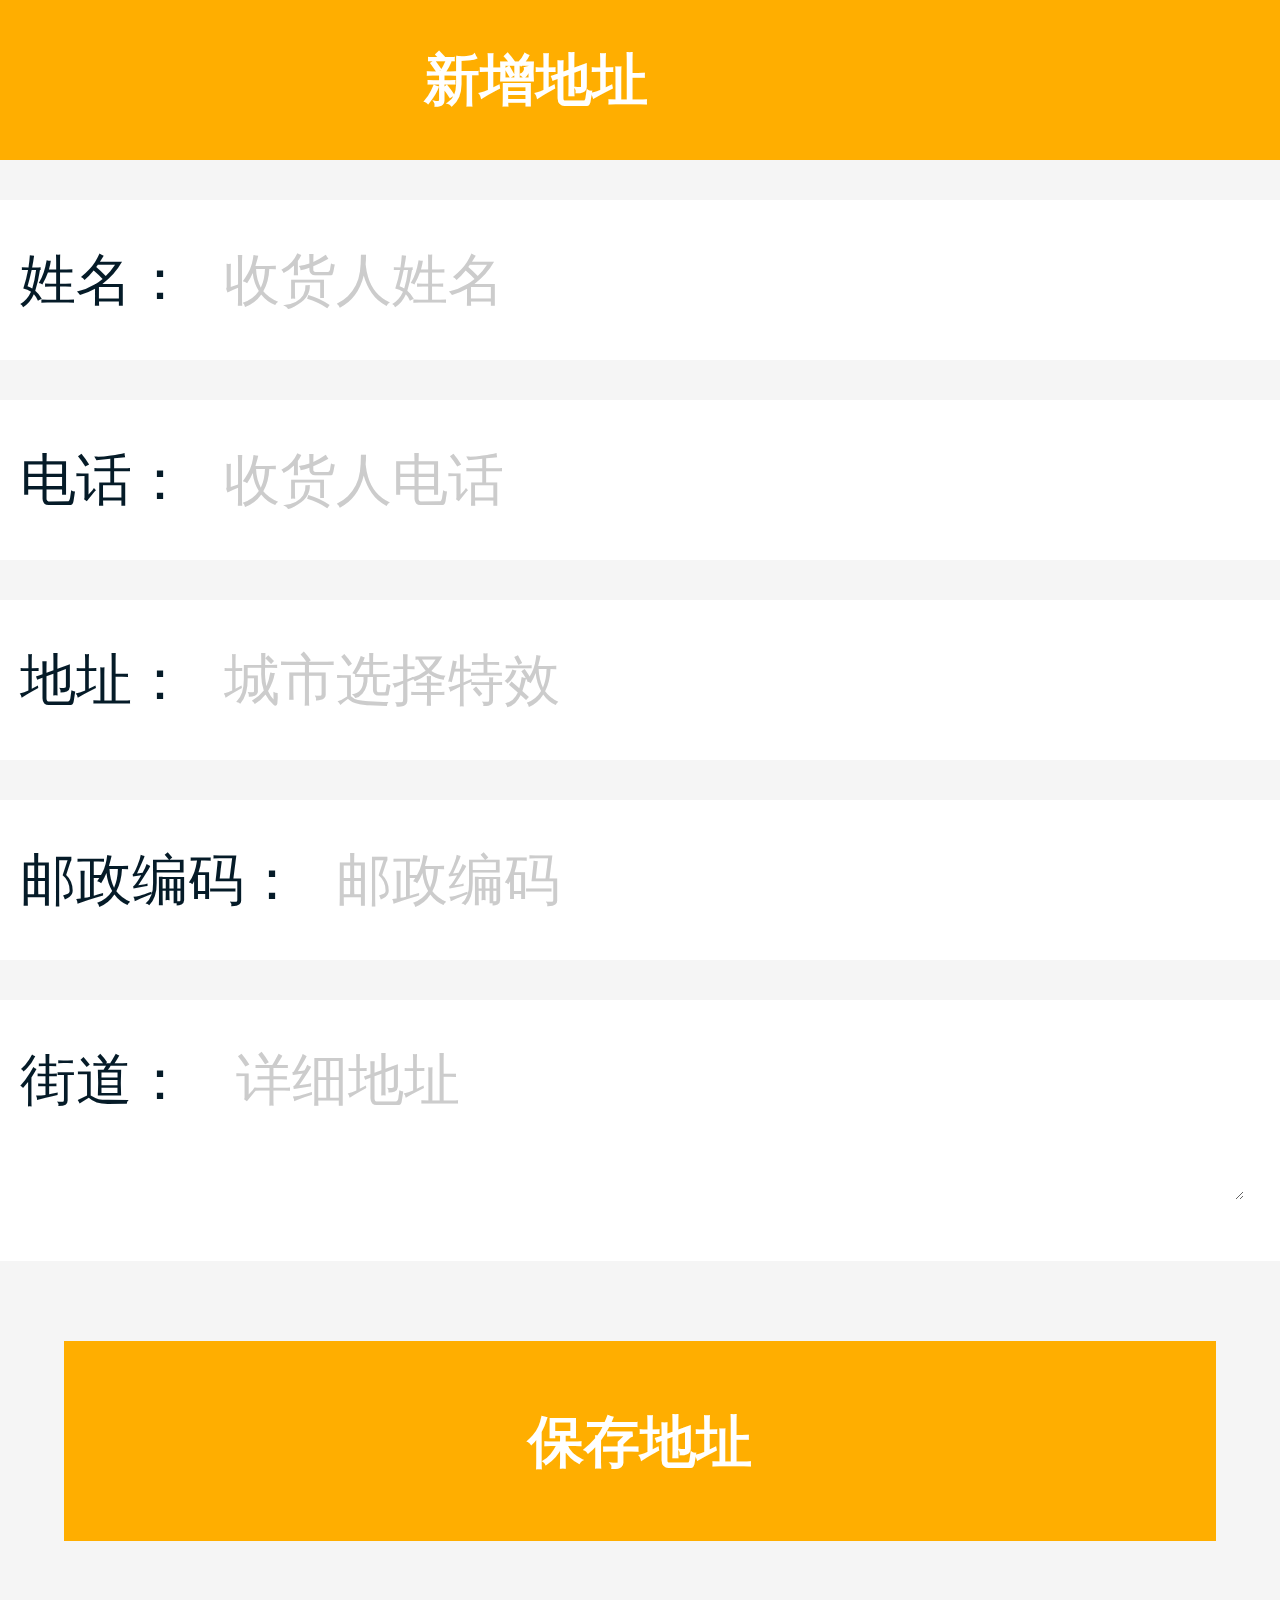
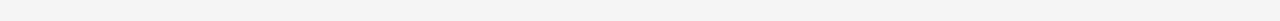
<file: money/yidongduan2/pages/add_address.html>
<!DOCTYPE html>
<html>
<head>
<meta charset="utf-8">
<meta name="keywords" content="" />
<meta name="description" content="" />
<meta name="viewport" content="width=device-width, initial-scale=1.0, maximum-scale=1.0, user-scalable=0" />
<meta name="format-detection" content="telephone=no" />
<meta name="apple-mobile-web-app-capable" content="yes" />
<meta name="apple-mobile-web-app-status-bar-style" content="black">
<title>新增地址</title>
<link rel="stylesheet" href="../css/reset.css">
<link rel="stylesheet" href="../css/lArea.css">
<link rel="stylesheet" href="../css/add_address.css">
<link rel="stylesheet" href="http://at.alicdn.com/t/font_3ymnlpvlw5ovfgvi.css">
</head>
<body>
	<!-- 头部开始 -->
	<header>
		<a class="iconfont  icon-fanhui daily_back" href="person_center.html"></a>
		<section class="search_input">
			新增地址
		</section>
	</header>
	<!-- 头部结束 -->
	<!-- 收货人信息开始 -->
	<section class="receiver">
		<section class="receive_name">
			<span>姓名：</span>
			<input type="text" placeholder="收货人姓名">
		</section>
		<section class="receive_name">
			<span>电话：</span>
			<input type="text" placeholder="收货人电话">
		</section>
		<section class="receive_name">
			<span>地址：</span>
			<input id="demo1" type="text" readonly="" name="input_area" placeholder="城市选择特效"/>
		</section>
		<section class="receive_name code">
			<span>邮政编码：</span>
			<input type="text" placeholder="邮政编码">
		</section>
		<section class="receive_name street">
			<span>街道：</span>
			<textarea name="" id="" placeholder="详细地址"></textarea>
		</section>
	</section>
	<!-- 收货人信息结束 -->
	<!-- 新增地址按钮开始 -->
	<button class="add_new_address">保存地址</button>
	<!-- 新增地址按钮结束 -->
</body>
</html>
<script src="http://libs.baidu.com/jquery/1.11.3/jquery.min.js"></script>
<script src="../js/remshipei.js"></script>
<script src="../js/lArea.min.js"></script>
<script>
var area = new lArea();
area.init({
    'trigger': '#demo1',
    'data':lAreaData//'js/AreaData.json'
});
$(function(){
	$('.add_new_address').click(function(event) {
		/* Act on the event */
		alert( $('#demo1').val() );
	});
})
</script>
</file>
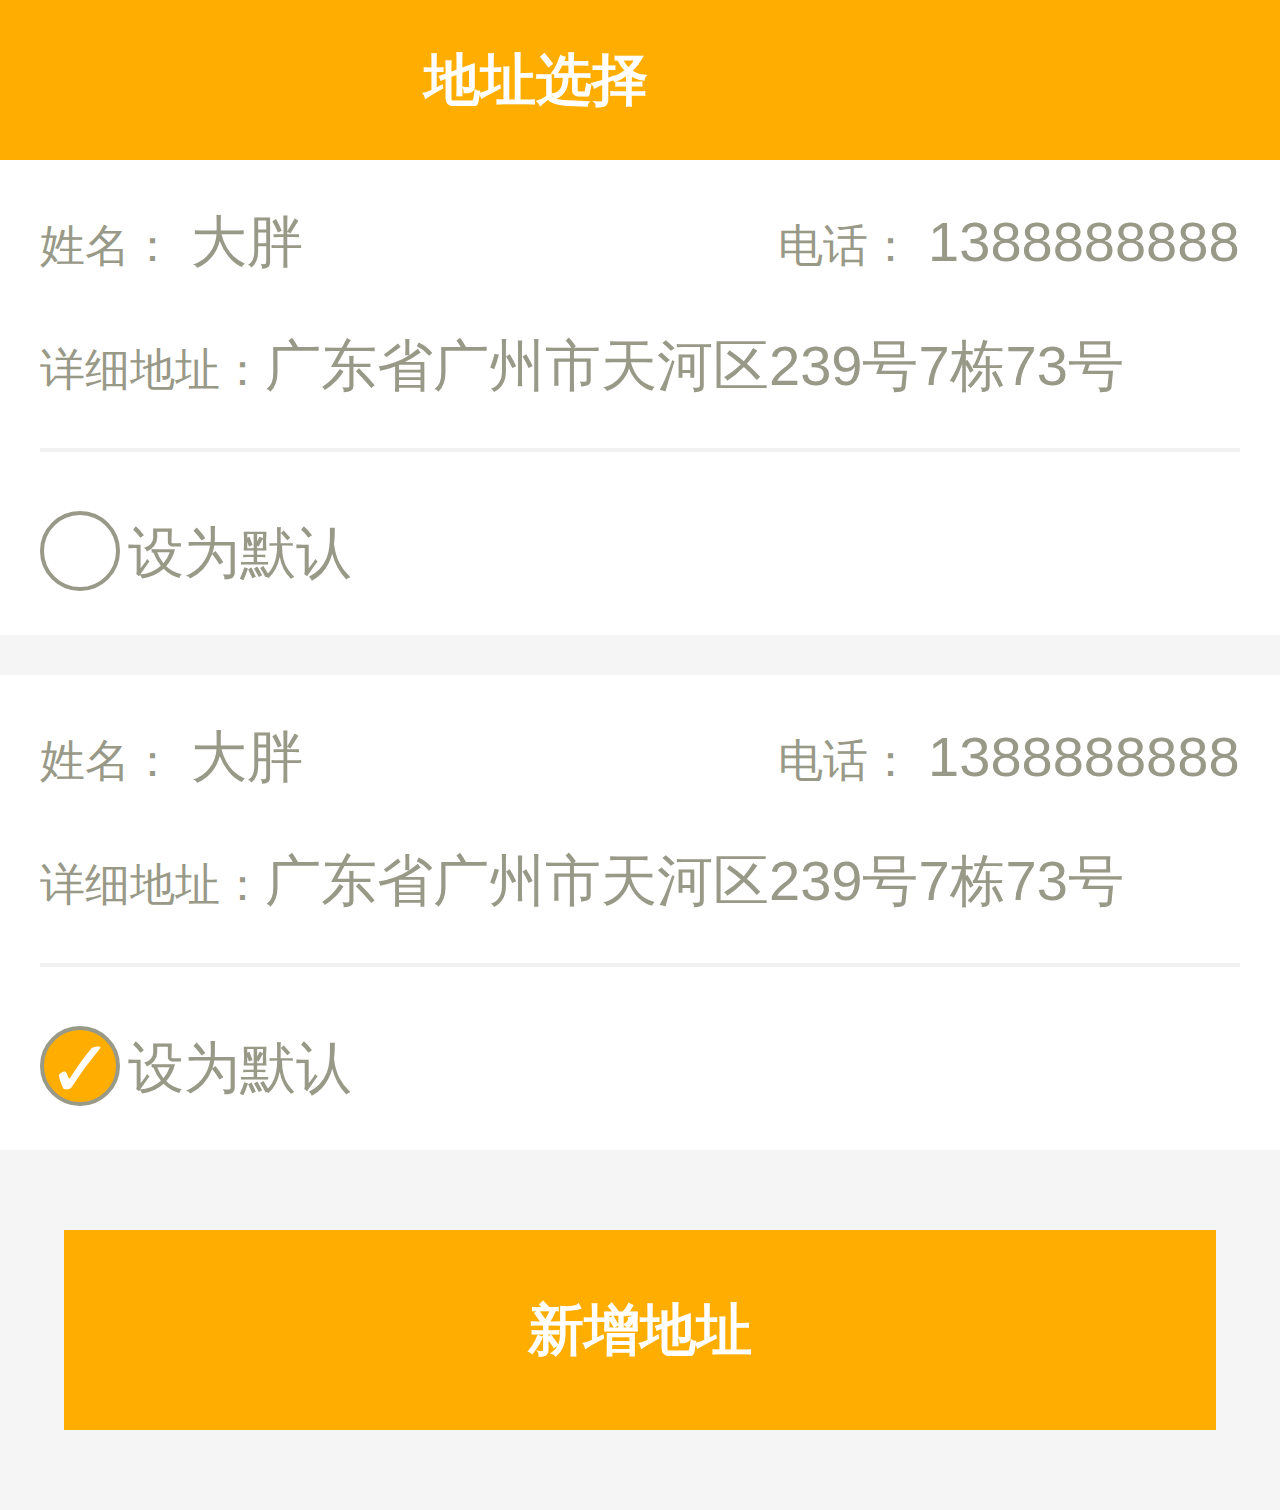
<file: money/yidongduan2/pages/address_select.html>
<!DOCTYPE html>
<html>
<head>
<meta charset="utf-8">
<meta name="keywords" content="" />
<meta name="description" content="" />
<meta name="viewport" content="width=device-width, initial-scale=1.0, maximum-scale=1.0, user-scalable=0" />
<meta name="format-detection" content="telephone=no" />
<meta name="apple-mobile-web-app-capable" content="yes" />
<meta name="apple-mobile-web-app-status-bar-style" content="black">
<title>地址选择</title>
<link rel="stylesheet" href="../css/reset.css">
<link rel="stylesheet" href="../css/address_select.css">
<link rel="stylesheet" href="http://at.alicdn.com/t/font_3ymnlpvlw5ovfgvi.css">
</head>
<body>
	<!-- 头部开始 -->
	<header>
		<a class="iconfont  icon-fanhui daily_back" href="person_center.html"></a>
		<section class="search_input">
			地址选择
		</section>
	</header>
	<!-- 头部结束 -->
	<!-- 设为默认地址开始 -->
	<section href="javascript:void(0)" class="set_default">
		<a href="edit_address.html" class="link_edit">
			<section class="name_phone">
				<section class="name">
					<small>姓名：</small>
					<span>大胖</span>
				</section>
				<section class="phone">
					<small>电话：</small>
					<span>1388888888</span>
				</section>
			</section>
			<section class="detail_address">
				<small>详细地址：</small>广东省广州市天河区239号7栋73号
			</section>
		</a>
		<section class="default">
			<a href="javascript:void(0)">
				<label><input type="radio" name="set_default_radio"><i>✓</i>设为默认</label> 
			</a>
			<a href="javascript:void(0)">
				<i class="iconfont icon-shanchu71 icon_right"></i>
			</a>
		</section>
	</section>
	<section href="javascript:void(0)" class="set_default">
		<a href="edit_address.html" class="link_edit">
			<section class="name_phone">
				<section class="name">
					<small>姓名：</small>
					<span>大胖</span>
				</section>
				<section class="phone">
					<small>电话：</small>
					<span>1388888888</span>
				</section>
			</section>
			<section class="detail_address">
				<small>详细地址：</small>广东省广州市天河区239号7栋73号
			</section>
		</a>
		<section class="default">
			<a href="javascript:void(0)">
				<label><input type="radio" name="set_default_radio" checked="checked"><i>✓</i>设为默认</label> 
			</a>
			<a href="javascript:void(0)">
				<i class="iconfont icon-shanchu71 icon_right"></i>
			</a>
		</section>
	</section>
	<!-- 设为默认地址结束 -->
	<!-- 新增地址按钮开始 -->
	<a class="add_new_address" href="add_address.html">新增地址</a>
	<!-- 新增地址按钮结束 -->
</body>
</html>
<script src="http://libs.baidu.com/jquery/1.11.3/jquery.min.js"></script>
<script src="../js/remshipei.js"></script>
</file>
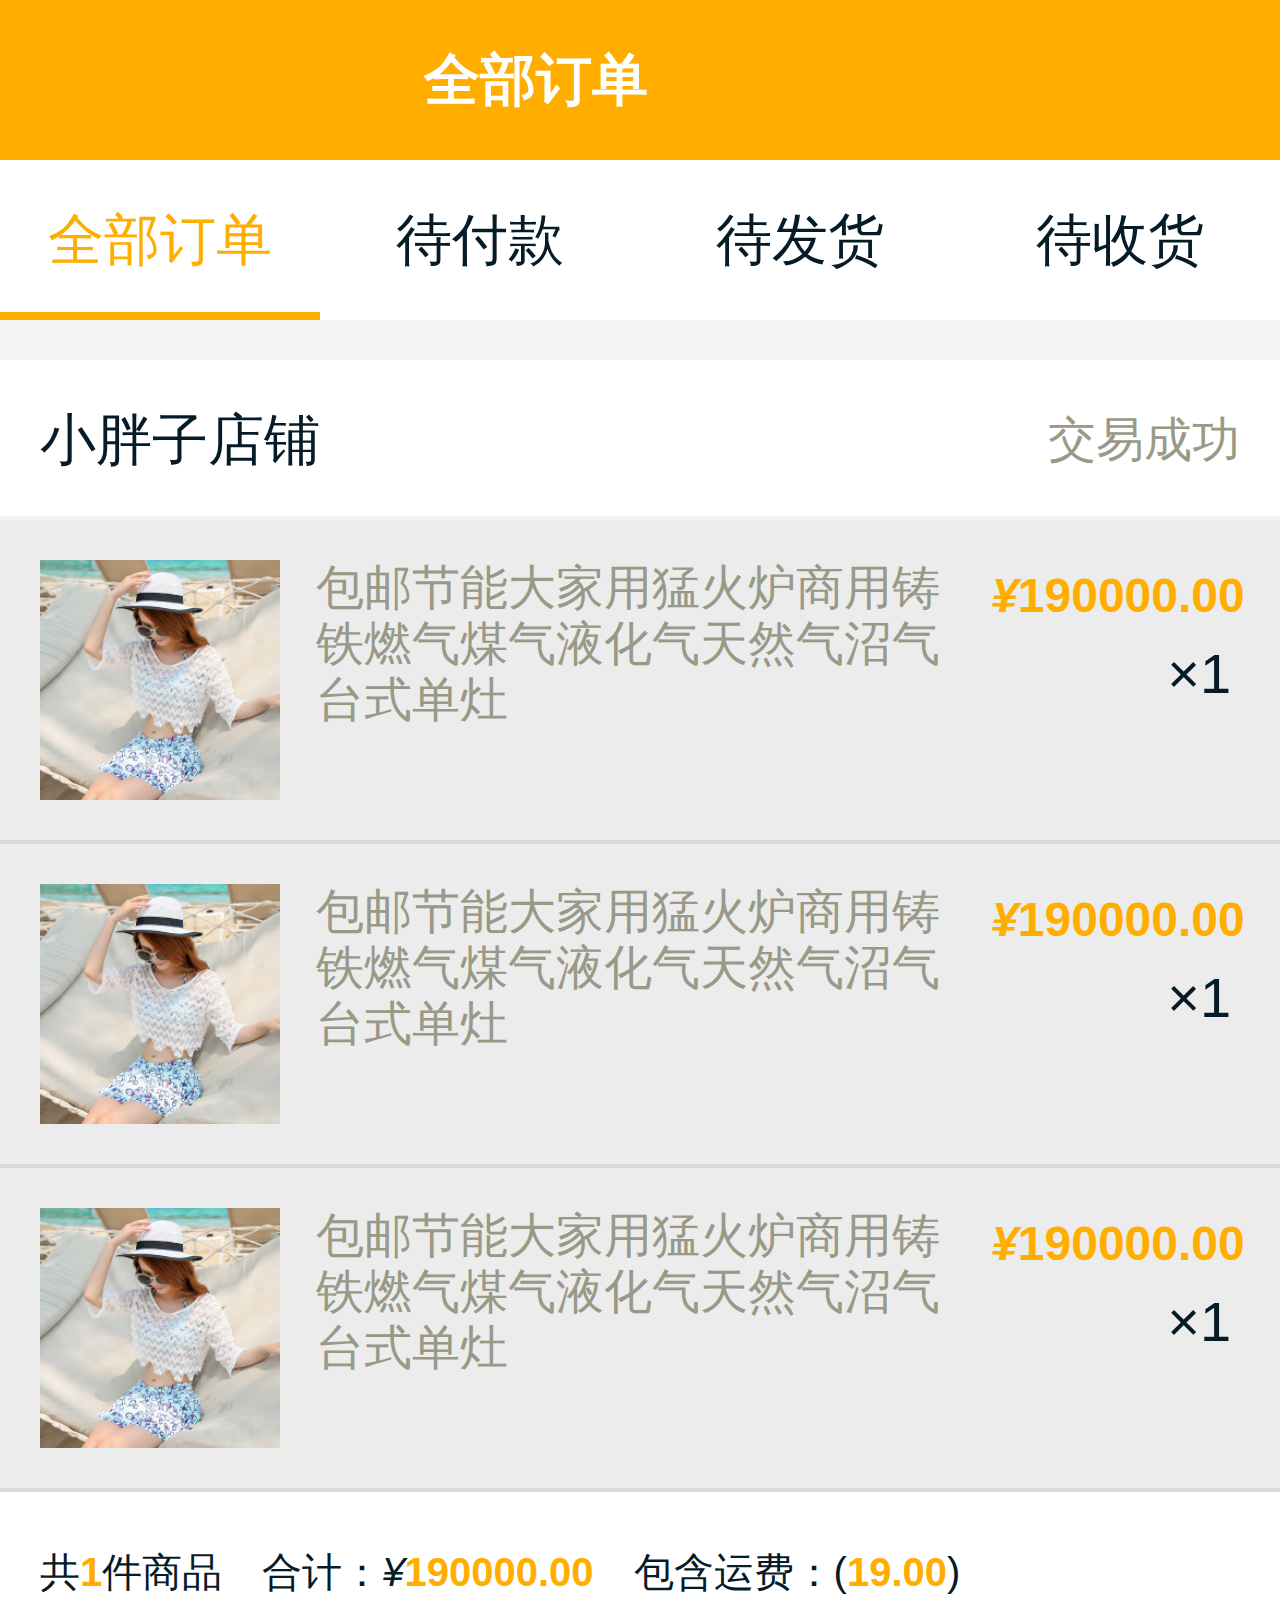
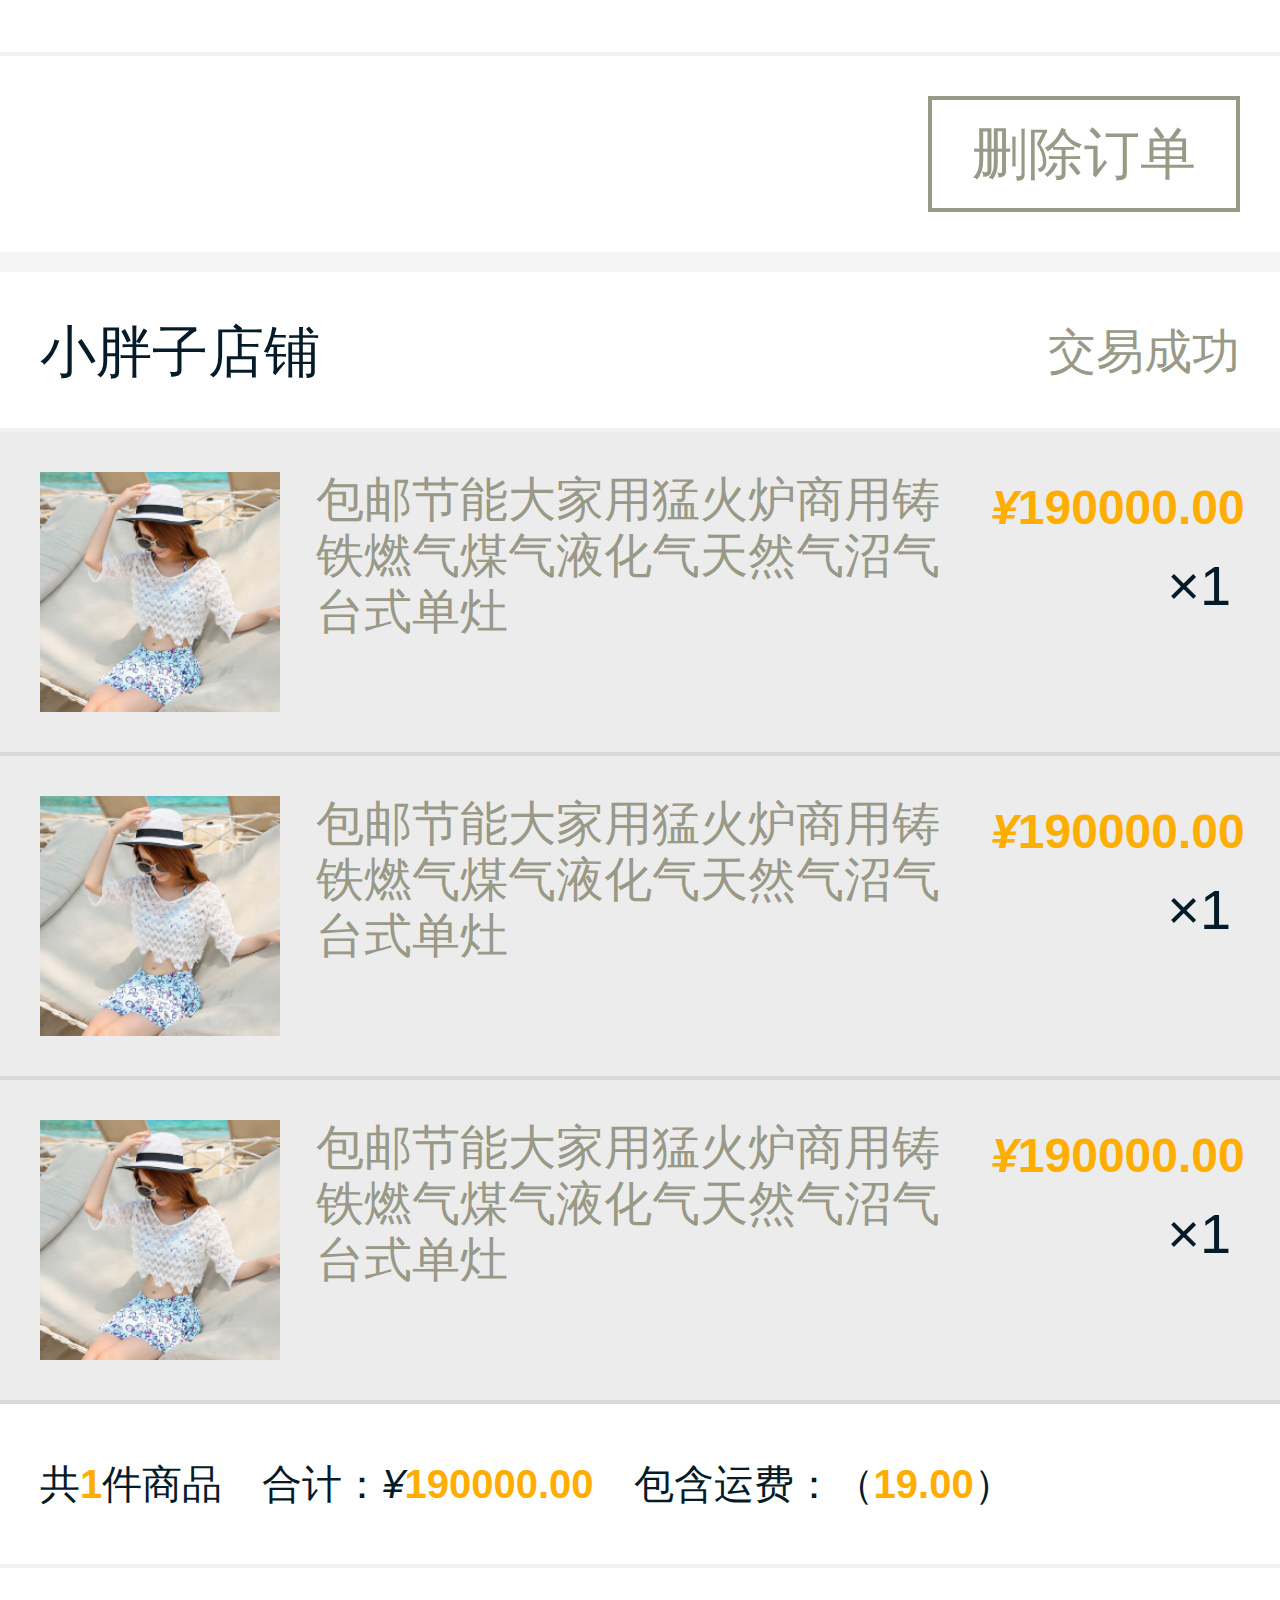
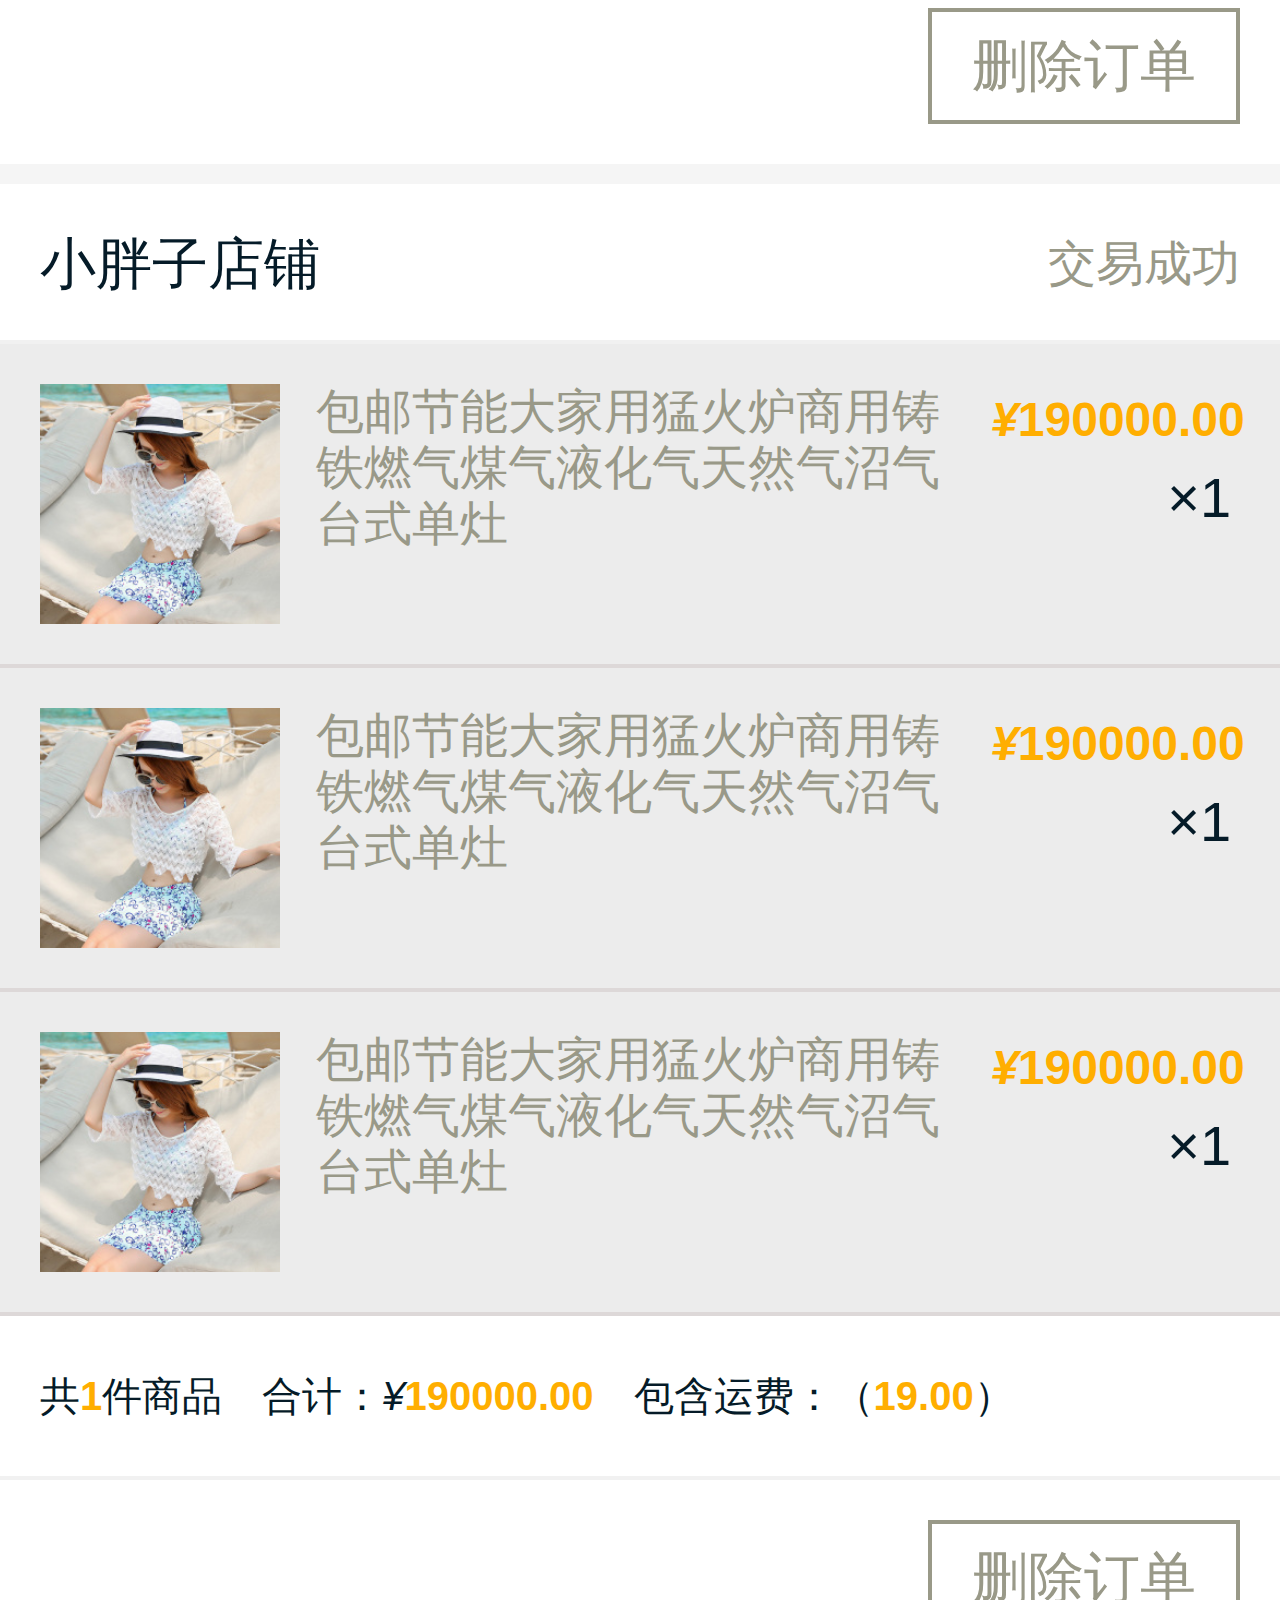
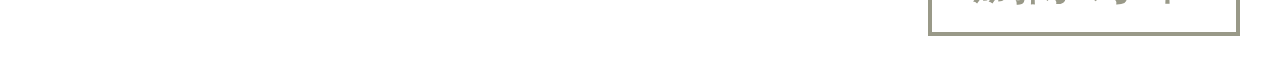
<file: money/yidongduan2/pages/all_order.html>
<!doctype html>
<html lang="en">
<head>
<meta charset="utf-8">
<meta name="keywords" content="" />
<meta name="description" content="" />
<meta name="viewport" content="width=device-width, initial-scale=1.0, maximum-scale=1.0, user-scalable=0" />
<meta name="format-detection" content="telephone=no" />
<meta name="apple-mobile-web-app-capable" content="yes" />
<meta name="apple-mobile-web-app-status-bar-style" content="black">
<link rel="stylesheet" href="../css/reset.css">
<link rel="stylesheet" href="../css/all_order.css">
<link rel="stylesheet" href="http://at.alicdn.com/t/font_3ymnlpvlw5ovfgvi.css">
<script src="http://libs.baidu.com/jquery/1.11.3/jquery.min.js"></script>
<script src="../js/remshipei.js"></script>
<title>移动端左右滑动切换</title>
</head>
<script>
	$(function(){
		$('nav a').click(function(event) {
			/* Act on the event */
			$('nav a').removeClass('active');
			$(this).addClass('active');
			$('#wrap div').css({
				display: 'none',
			});
			$('#wrap div').eq( $(this).index() ).css({
				display: 'block',
			});
		});
	})
</script>
<body>
	<!-- 头部开始 -->
	<section class="fixed_top">
		<header>
			<a class="iconfont  icon-fanhui daily_back" href="person_center.html"></a>
			<section class="search_input">
				全部订单
			</section>
		</header>
		<!-- 头部结束 -->
		<nav>
			<a href="javascript:void(0)" class="active">
				全部订单
			</a>
			<a href="javascript:void(0)">
				待付款
			</a>
			<a href="javascript:void(0)">
				待发货
			</a>
			<a href="javascript:void(0)">
				待收货
			</a>
		</nav>
	</section>
	
	<section class="contain_all">
		<div id="wrap">
			<div class="section1">
				<section class="single_order">
					<section class="order_title">
						<a href="javascript:void(0);">小胖子店铺<i class="iconfont icon-youbian icon_size"></i></a>
						<span>交易成功</span>
					</section>
					<a class="order_contain">
						<section class="order_img">
							<img src="../imgs/product_img.jpg" height="220" width="220" alt="">
						</section>
						<seection class="order_msg">
							包邮节能大家用猛火炉商用铸铁燃气煤气液化气天然气沼气台式单灶
						</seection>
						<section class="price_num">
							<section class="price"><i>¥</i>190000.00</section>
							<section class="num">×1</section>
						</section>
					</a>
					<a class="order_contain">
						<section class="order_img">
							<img src="../imgs/product_img.jpg" height="220" width="220" alt="">
						</section>
						<seection class="order_msg">
							包邮节能大家用猛火炉商用铸铁燃气煤气液化气天然气沼气台式单灶
						</seection>
						<section class="price_num">
							<section class="price"><i>¥</i>190000.00</section>
							<section class="num">×1</section>
						</section>
					</a>
					<a class="order_contain">
						<section class="order_img">
							<img src="../imgs/product_img.jpg" height="220" width="220" alt="">
						</section>
						<seection class="order_msg">
							包邮节能大家用猛火炉商用铸铁燃气煤气液化气天然气沼气台式单灶
						</seection>
						<section class="price_num">
							<section class="price"><i>¥</i>190000.00</section>
							<section class="num">×1</section>
						</section>
					</a>
					<section class="price_notice">
						<span>共<strong>1</strong>件商品</span>
						<span>合计：<i>¥</i><strong>190000.00</strong></span>
						<span>包含运费：(<strong>19.00</strong>)</span>
					</section>
					<section class="remove">
						<a href="javascript:void(0)" class="remove_order">
							删除订单
						</a>
					</section>
				</section>
				<section class="single_order">
					<section class="order_title">
						<a href="javascript:void(0);">小胖子店铺<i class="iconfont icon-youbian icon_size"></i></a>
						<span>交易成功</span>
					</section>
					<a class="order_contain">
						<section class="order_img">
							<img src="../imgs/product_img.jpg" height="220" width="220" alt="">
						</section>
						<seection class="order_msg">
							包邮节能大家用猛火炉商用铸铁燃气煤气液化气天然气沼气台式单灶
						</seection>
						<section class="price_num">
							<section class="price"><i>¥</i>190000.00</section>
							<section class="num">×1</section>
						</section>
					</a>
					<a class="order_contain">
						<section class="order_img">
							<img src="../imgs/product_img.jpg" height="220" width="220" alt="">
						</section>
						<seection class="order_msg">
							包邮节能大家用猛火炉商用铸铁燃气煤气液化气天然气沼气台式单灶
						</seection>
						<section class="price_num">
							<section class="price"><i>¥</i>190000.00</section>
							<section class="num">×1</section>
						</section>
					</a>
					<a class="order_contain">
						<section class="order_img">
							<img src="../imgs/product_img.jpg" height="220" width="220" alt="">
						</section>
						<seection class="order_msg">
							包邮节能大家用猛火炉商用铸铁燃气煤气液化气天然气沼气台式单灶
						</seection>
						<section class="price_num">
							<section class="price"><i>¥</i>190000.00</section>
							<section class="num">×1</section>
						</section>
					</a>
					<section class="price_notice">
						<span>共<strong>1</strong>件商品</span>
						<span>合计：<i>¥</i><strong>190000.00</strong></span>
						<span>包含运费：（<strong>19.00</strong>）</span>
					</section>
					<section class="remove">
						<a href="javascript:void(0)" class="remove_order">
							删除订单
						</a>
					</section>
				</section>
				<section class="single_order">
					<section class="order_title">
						<a href="javascript:void(0);">小胖子店铺<i class="iconfont icon-youbian icon_size"></i></a>
						<span>交易成功</span>
					</section>
					<a class="order_contain">
						<section class="order_img">
							<img src="../imgs/product_img.jpg" height="220" width="220" alt="">
						</section>
						<seection class="order_msg">
							包邮节能大家用猛火炉商用铸铁燃气煤气液化气天然气沼气台式单灶
						</seection>
						<section class="price_num">
							<section class="price"><i>¥</i>190000.00</section>
							<section class="num">×1</section>
						</section>
					</a>
					<a class="order_contain">
						<section class="order_img">
							<img src="../imgs/product_img.jpg" height="220" width="220" alt="">
						</section>
						<seection class="order_msg">
							包邮节能大家用猛火炉商用铸铁燃气煤气液化气天然气沼气台式单灶
						</seection>
						<section class="price_num">
							<section class="price"><i>¥</i>190000.00</section>
							<section class="num">×1</section>
						</section>
					</a>
					<a class="order_contain">
						<section class="order_img">
							<img src="../imgs/product_img.jpg" height="220" width="220" alt="">
						</section>
						<seection class="order_msg">
							包邮节能大家用猛火炉商用铸铁燃气煤气液化气天然气沼气台式单灶
						</seection>
						<section class="price_num">
							<section class="price"><i>¥</i>190000.00</section>
							<section class="num">×1</section>
						</section>
					</a>
					<section class="price_notice">
						<span>共<strong>1</strong>件商品</span>
						<span>合计：<i>¥</i><strong>190000.00</strong></span>
						<span>包含运费：（<strong>19.00</strong>）</span>
					</section>
					<section class="remove">
						<a href="javascript:void(0)" class="remove_order">
							删除订单
						</a>
					</section>
				</section>
			</div>
			<div class="section2">
				<section class="single_order">
					<section class="order_title">
						<a href="javascript:void(0);">小胖子店铺<i class="iconfont icon-youbian icon_size"></i></a>
						<span>待付款</span>
					</section>
					<a class="order_contain">
						<section class="order_img">
							<img src="../imgs/product_img.jpg" height="220" width="220" alt="">
						</section>
						<seection class="order_msg">
							包邮节能大家用猛火炉商用铸铁燃气煤气液化气天然气沼气台式单灶
						</seection>
						<section class="price_num">
							<section class="price"><i>¥</i>190000.00</section>
							<section class="num">×1</section>
						</section>
					</a>
					<a class="order_contain">
						<section class="order_img">
							<img src="../imgs/product_img.jpg" height="220" width="220" alt="">
						</section>
						<seection class="order_msg">
							包邮节能大家用猛火炉商用铸铁燃气煤气液化气天然气沼气台式单灶
						</seection>
						<section class="price_num">
							<section class="price"><i>¥</i>190000.00</section>
							<section class="num">×1</section>
						</section>
					</a>
					<a class="order_contain">
						<section class="order_img">
							<img src="../imgs/product_img.jpg" height="220" width="220" alt="">
						</section>
						<seection class="order_msg">
							包邮节能大家用猛火炉商用铸铁燃气煤气液化气天然气沼气台式单灶
						</seection>
						<section class="price_num">
							<section class="price"><i>¥</i>190000.00</section>
							<section class="num">×1</section>
						</section>
					</a>
					<section class="price_notice">
						<span>共<strong>1</strong>件商品</span>
						<span>合计：<i>¥</i><strong>190000.00</strong></span>
						<span>包含运费：（<strong>19.00</strong>）</span>
					</section>
					<section class="remove">
						<a href="javascript:void(0)" class="remove_order pay_now">
							立即支付
						</a>
					</section>
				</section>
			</div>
			<div class="section3">
				<section class="single_order" style="display:none;">
					<section class="order_title">
						<a href="javascript:void(0);">小胖子店铺<i class="iconfont icon-youbian icon_size"></i></a>
						<span>待发货</span>
					</section>
					<a class="order_contain">
						<section class="order_img">
							<img src="../imgs/product_img.jpg" height="220" width="220" alt="">
						</section>
						<seection class="order_msg">
							包邮节能大家用猛火炉商用铸铁燃气煤气液化气天然气沼气台式单灶
						</seection>
						<section class="price_num">
							<section class="price"><i>¥</i>190000.00</section>
							<section class="num">×1</section>
						</section>
					</a>
					<a class="order_contain">
						<section class="order_img">
							<img src="../imgs/product_img.jpg" height="220" width="220" alt="">
						</section>
						<seection class="order_msg">
							包邮节能大家用猛火炉商用铸铁燃气煤气液化气天然气沼气台式单灶
						</seection>
						<section class="price_num">
							<section class="price"><i>¥</i>190000.00</section>
							<section class="num">×1</section>
						</section>
					</a>
					<a class="order_contain">
						<section class="order_img">
							<img src="../imgs/product_img.jpg" height="220" width="220" alt="">
						</section>
						<seection class="order_msg">
							包邮节能大家用猛火炉商用铸铁燃气煤气液化气天然气沼气台式单灶
						</seection>
						<section class="price_num">
							<section class="price"><i>¥</i>190000.00</section>
							<section class="num">×1</section>
						</section>
					</a>
					<section class="price_notice">
						<span>共<strong>1</strong>件商品</span>
						<span>合计：<i>¥</i><strong>190000.00</strong></span>
						<span>包含运费：（<strong>19.00</strong>）</span>
					</section>
					<section class="remove">
						<a href="javascript:void(0)" class="remove_order pay_now">
							催促卖家
						</a>
					</section>
				</section>
				<!-- 没有订单开始 -->
				<section class="no_order">
					<i class="iconfont icon-dingdan no_order_size"></i>
					<section class="no_order_msg">
						<p>您还没有相关的订单</p>
						<small>可以去看看有哪些想买</small><br>
					</section>
					<a href="javascript:void(0);" class="pay_now back_index">随便逛逛</a>
				</section>
				<!-- 没有订单结束 -->
			</div>
			<div class="section4">
				<section class="single_order">
					<section class="order_title">
						<a href="javascript:void(0);">小胖子店铺<i class="iconfont icon-youbian icon_size"></i></a>
						<span>待收货</span>
					</section>
					<a class="order_contain">
						<section class="order_img">
							<img src="../imgs/product_img.jpg" height="220" width="220" alt="">
						</section>
						<seection class="order_msg">
							包邮节能大家用猛火炉商用铸铁燃气煤气液化气天然气沼气台式单灶
						</seection>
						<section class="price_num">
							<section class="price"><i>¥</i>190000.00</section>
							<section class="num">×1</section>
						</section>
					</a>
					<a class="order_contain">
						<section class="order_img">
							<img src="../imgs/product_img.jpg" height="220" width="220" alt="">
						</section>
						<seection class="order_msg">
							包邮节能大家用猛火炉商用铸铁燃气煤气液化气天然气沼气台式单灶
						</seection>
						<section class="price_num">
							<section class="price"><i>¥</i>190000.00</section>
							<section class="num">×1</section>
						</section>
					</a>
					<a class="order_contain">
						<section class="order_img">
							<img src="../imgs/product_img.jpg" height="220" width="220" alt="">
						</section>
						<seection class="order_msg">
							包邮节能大家用猛火炉商用铸铁燃气煤气液化气天然气沼气台式单灶
						</seection>
						<section class="price_num">
							<section class="price"><i>¥</i>190000.00</section>
							<section class="num">×1</section>
						</section>
					</a>
					<section class="price_notice">
						<span>共<strong>1</strong>件商品</span>
						<span>合计：<i>¥</i><strong>190000.00</strong></span>
						<span>包含运费：（<strong>19.00</strong>）</span>
					</section>
					<section class="remove">
						<a href="javascript:void(0)" class="remove_order">
							删除订单
						</a>
					</section>
				</section>
			</div>
		</div>
	</section>
</body>
</html>
</file>
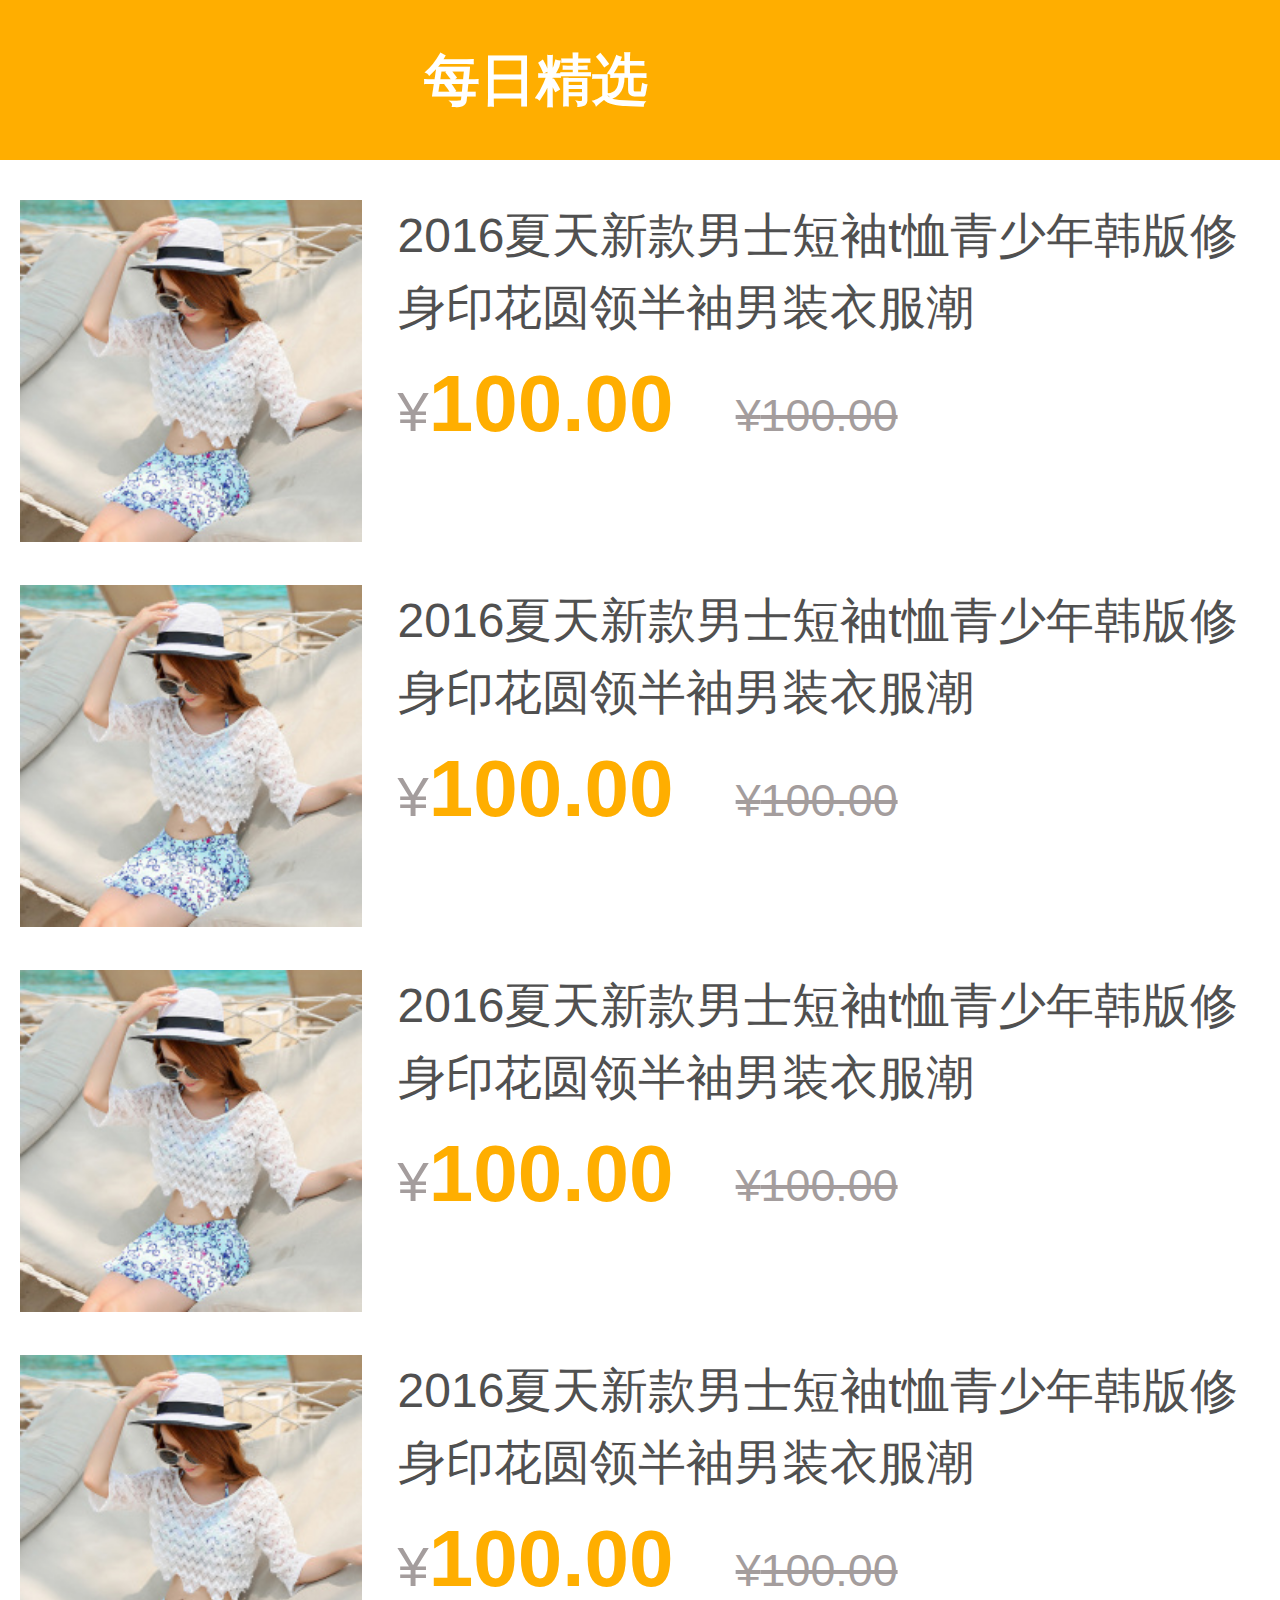
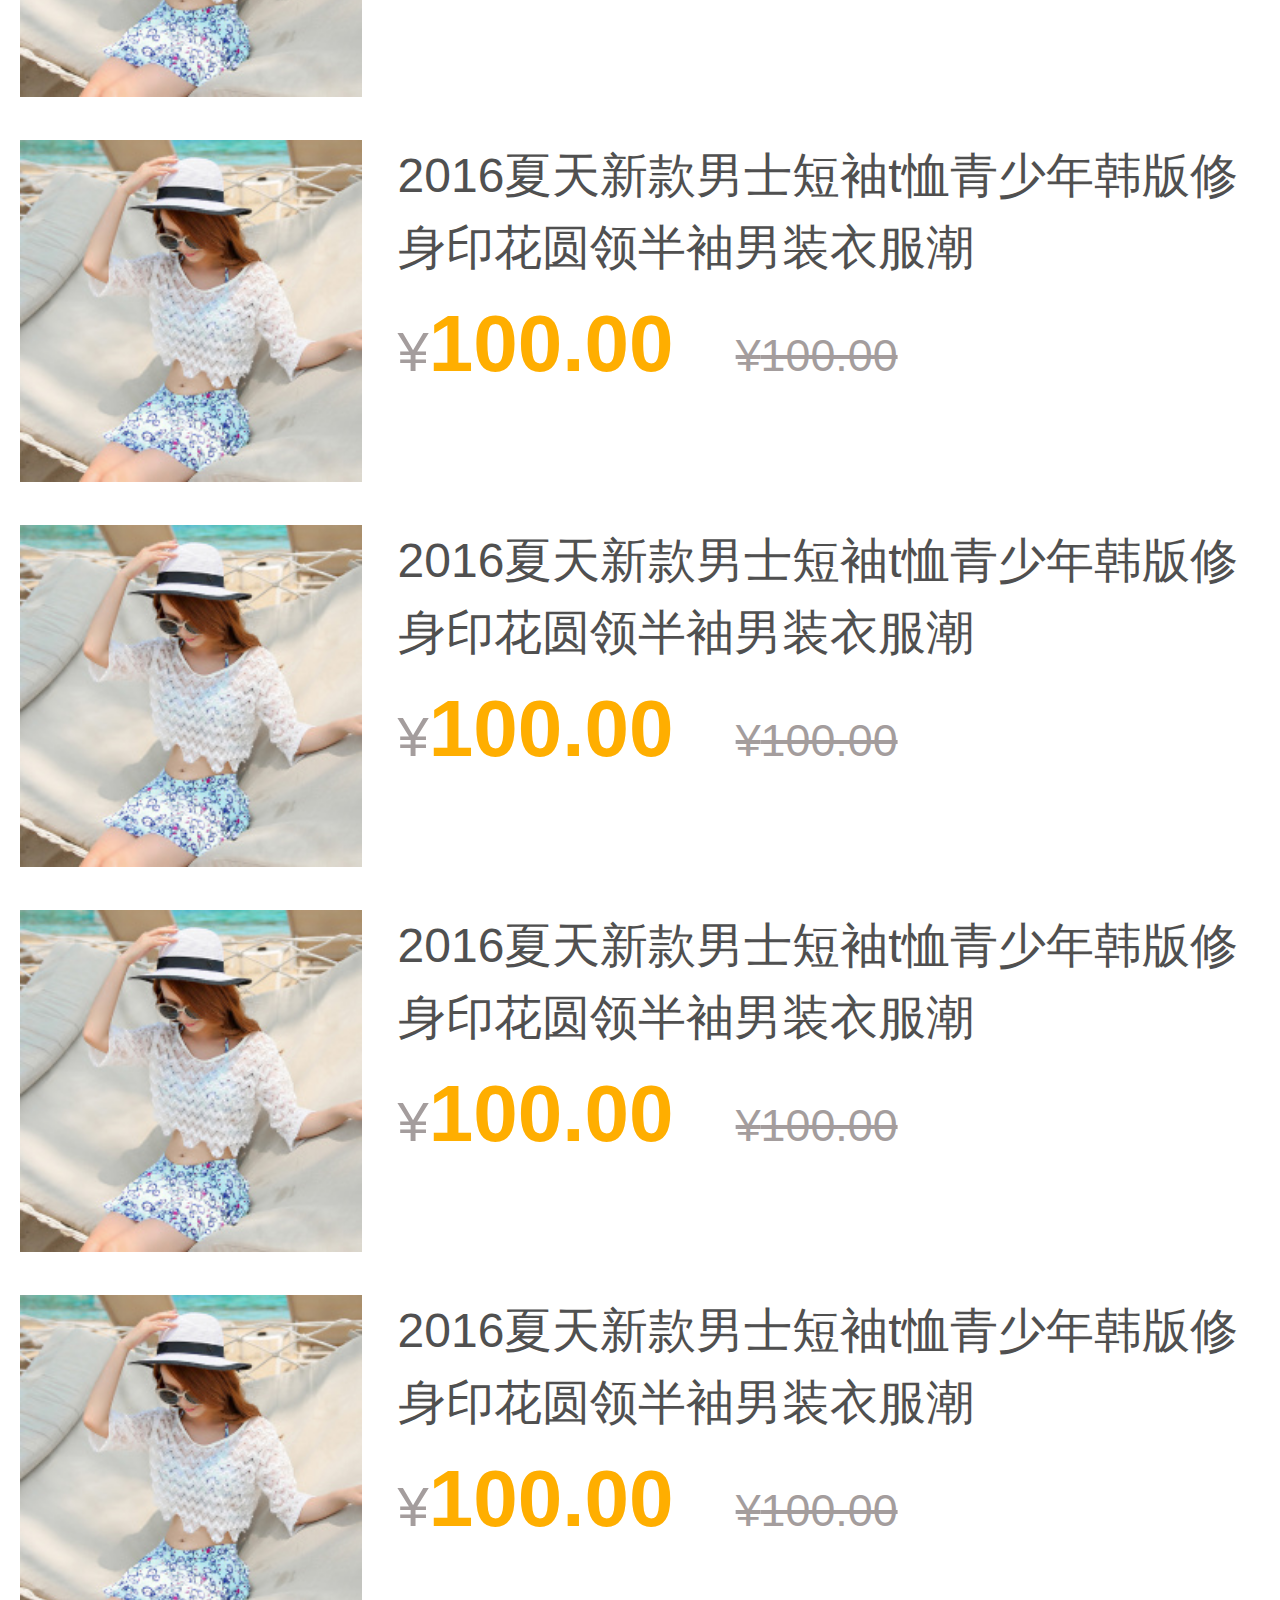
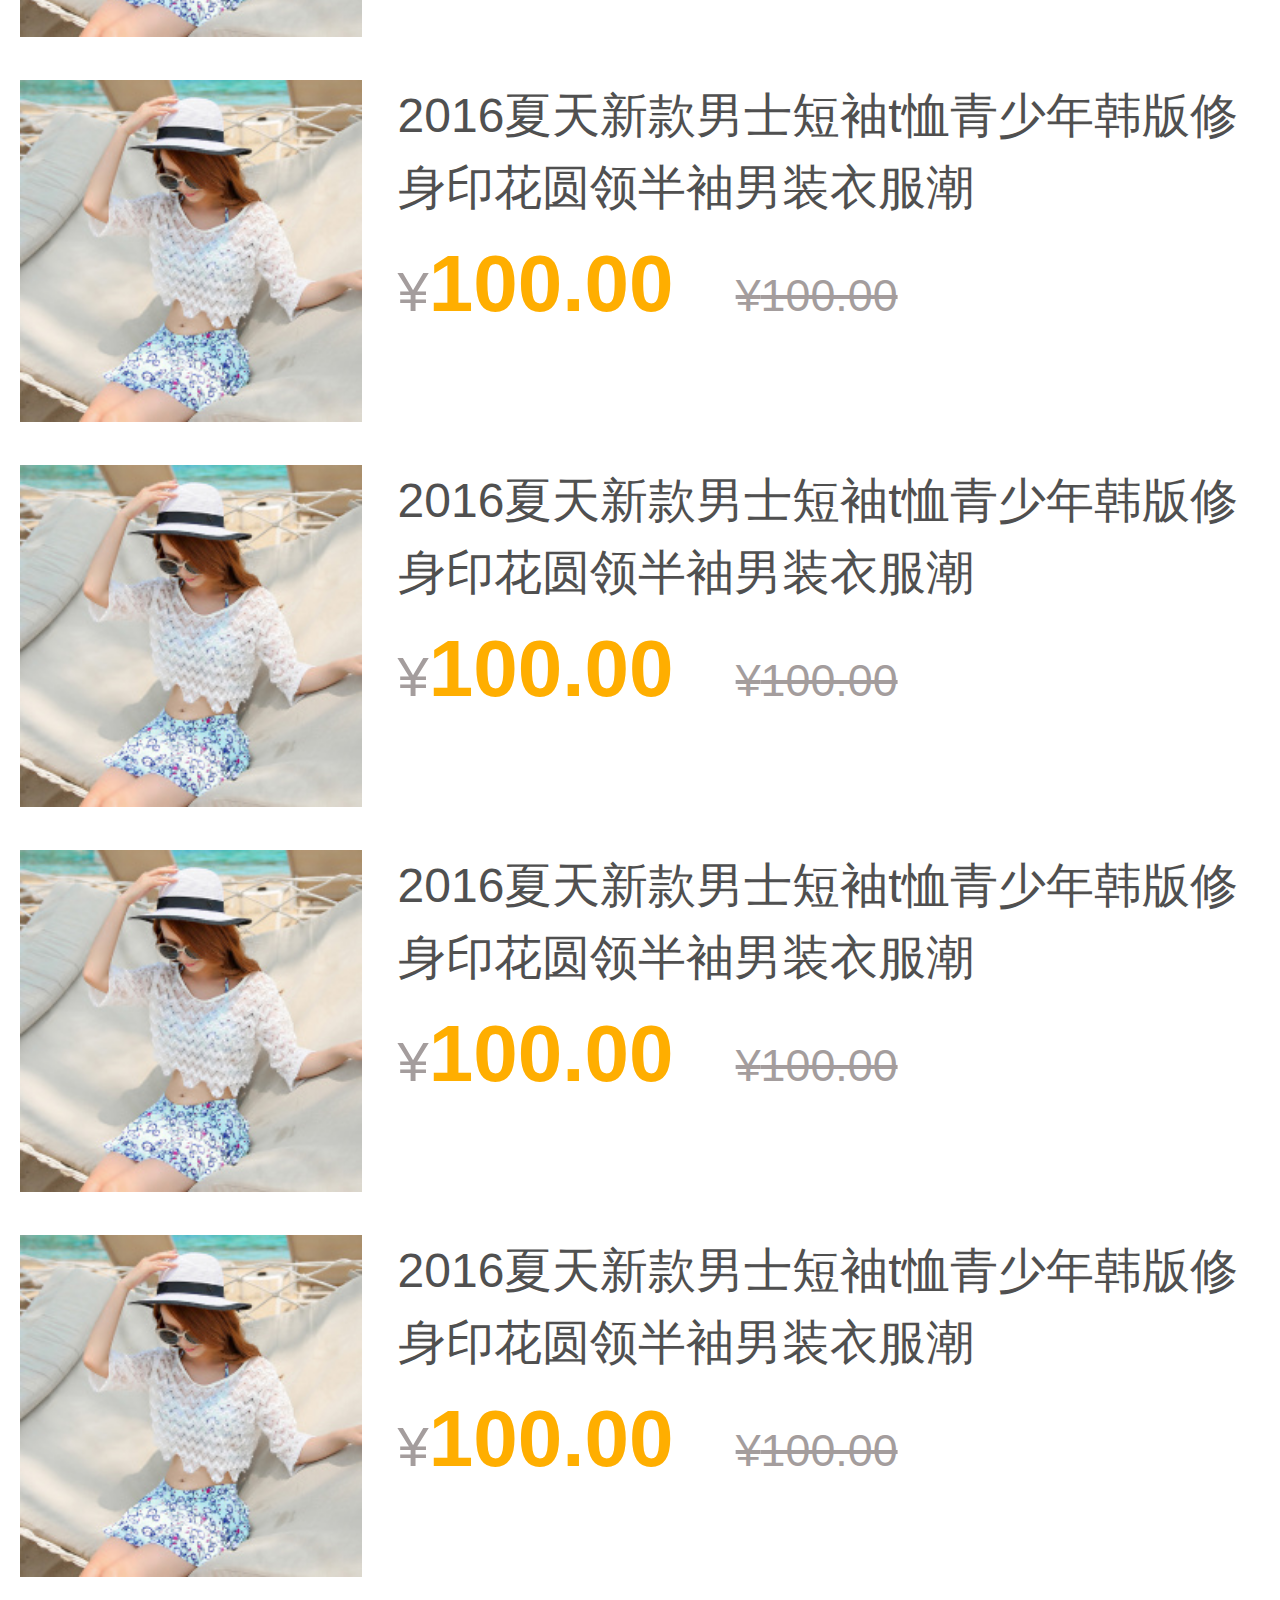
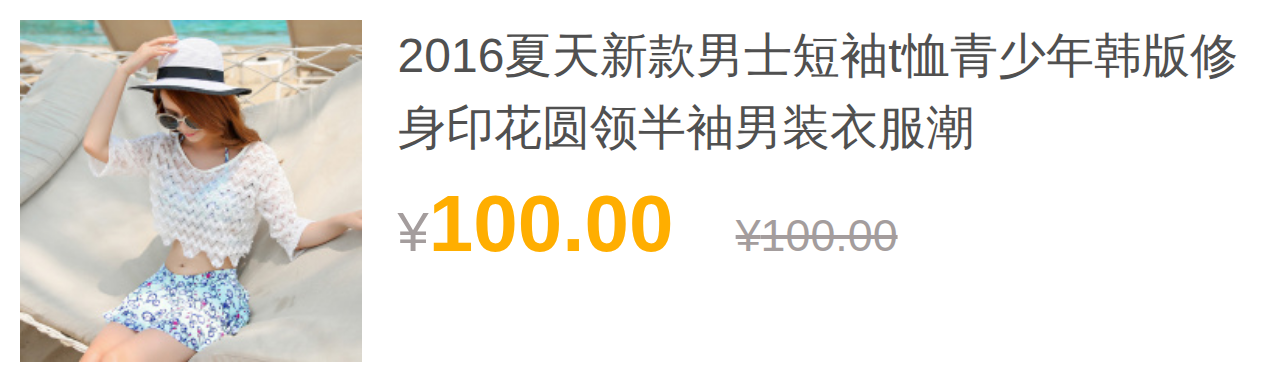
<file: money/yidongduan2/pages/daily_specials.html>
<!DOCTYPE html>
<html>
<head>
<meta charset="utf-8">
<meta name="keywords" content="" />
<meta name="description" content="" />
<meta name="viewport" content="width=device-width, initial-scale=1.0, maximum-scale=1.0, user-scalable=0" />
<meta name="format-detection" content="telephone=no" />
<meta name="apple-mobile-web-app-capable" content="yes" />
<meta name="apple-mobile-web-app-status-bar-style" content="black">
<title>每日精选</title>
<link rel="stylesheet" href="../css/reset.css">
<link rel="stylesheet" href="../css/daily_specials.css">
<link rel="stylesheet" href="http://at.alicdn.com/t/font_3ymnlpvlw5ovfgvi.css">
</head>
<body>
	<!-- 头部开始 -->
	<header>
		<a class="iconfont  icon-fanhui daily_back" href="index.html"></a>
		<section class="search_input">
			每日精选
		</section>
	</header>
	<!-- 头部结束 -->
	<!-- 主体部分开始 -->
	<section class="main_all">
		<a href="product_detail.html" class="single_product">
			<section class="single_product_contain">
				<img src="../imgs/product_img.jpg" height="220" width="220" alt="">
			</section>
			<section class="contain_message">
				<section class="title">2016夏天新款男士短袖t恤青少年韩版修身印花圆领半袖男装衣服潮</section>
				<section class="product_price">
					¥<strong><span>100.00</span></strong>&nbsp;&nbsp;&nbsp;
					<small>¥<span>100.00</span></small>
				</section>
			</section>
		</a>
		<a href="javascript:void(0); " class="single_product">
			<section class="single_product_contain">
				<img src="../imgs/product_img.jpg" height="220" width="220" alt="">
			</section>
			<section class="contain_message">
				<section class="title">2016夏天新款男士短袖t恤青少年韩版修身印花圆领半袖男装衣服潮</section>
				<section class="product_price">
					¥<strong><span>100.00</span></strong>&nbsp;&nbsp;&nbsp;
					<small>¥<span>100.00</span></small>
				</section>
			</section>
		</a>
		<a href="javascript:void(0); " class="single_product">
			<section class="single_product_contain">
				<img src="../imgs/product_img.jpg" height="220" width="220" alt="">
			</section>
			<section class="contain_message">
				<section class="title">2016夏天新款男士短袖t恤青少年韩版修身印花圆领半袖男装衣服潮</section>
				<section class="product_price">
					¥<strong><span>100.00</span></strong>&nbsp;&nbsp;&nbsp;
					<small>¥<span>100.00</span></small>
				</section>
			</section>
		</a>
		<a href="javascript:void(0); " class="single_product">
			<section class="single_product_contain">
				<img src="../imgs/product_img.jpg" height="220" width="220" alt="">
			</section>
			<section class="contain_message">
				<section class="title">2016夏天新款男士短袖t恤青少年韩版修身印花圆领半袖男装衣服潮</section>
				<section class="product_price">
					¥<strong><span>100.00</span></strong>&nbsp;&nbsp;&nbsp;
					<small>¥<span>100.00</span></small>
				</section>
			</section>
		</a>
		<a href="javascript:void(0); " class="single_product">
			<section class="single_product_contain">
				<img src="../imgs/product_img.jpg" height="220" width="220" alt="">
			</section>
			<section class="contain_message">
				<section class="title">2016夏天新款男士短袖t恤青少年韩版修身印花圆领半袖男装衣服潮</section>
				<section class="product_price">
					¥<strong><span>100.00</span></strong>&nbsp;&nbsp;&nbsp;
					<small>¥<span>100.00</span></small>
				</section>
			</section>
		</a>
		<a href="javascript:void(0); " class="single_product">
			<section class="single_product_contain">
				<img src="../imgs/product_img.jpg" height="220" width="220" alt="">
			</section>
			<section class="contain_message">
				<section class="title">2016夏天新款男士短袖t恤青少年韩版修身印花圆领半袖男装衣服潮</section>
				<section class="product_price">
					¥<strong><span>100.00</span></strong>&nbsp;&nbsp;&nbsp;
					<small>¥<span>100.00</span></small>
				</section>
			</section>
		</a>
		<a href="javascript:void(0); " class="single_product">
			<section class="single_product_contain">
				<img src="../imgs/product_img.jpg" height="220" width="220" alt="">
			</section>
			<section class="contain_message">
				<section class="title">2016夏天新款男士短袖t恤青少年韩版修身印花圆领半袖男装衣服潮</section>
				<section class="product_price">
					¥<strong><span>100.00</span></strong>&nbsp;&nbsp;&nbsp;
					<small>¥<span>100.00</span></small>
				</section>
			</section>
		</a><a href="javascript:void(0); " class="single_product">
			<section class="single_product_contain">
				<img src="../imgs/product_img.jpg" height="220" width="220" alt="">
			</section>
			<section class="contain_message">
				<section class="title">2016夏天新款男士短袖t恤青少年韩版修身印花圆领半袖男装衣服潮</section>
				<section class="product_price">
					¥<strong><span>100.00</span></strong>&nbsp;&nbsp;&nbsp;
					<small>¥<span>100.00</span></small>
				</section>
			</section>
		</a>
		<a href="javascript:void(0); " class="single_product">
			<section class="single_product_contain">
				<img src="../imgs/product_img.jpg" height="220" width="220" alt="">
			</section>
			<section class="contain_message">
				<section class="title">2016夏天新款男士短袖t恤青少年韩版修身印花圆领半袖男装衣服潮</section>
				<section class="product_price">
					¥<strong><span>100.00</span></strong>&nbsp;&nbsp;&nbsp;
					<small>¥<span>100.00</span></small>
				</section>
			</section>
		</a>
		<a href="javascript:void(0); " class="single_product">
			<section class="single_product_contain">
				<img src="../imgs/product_img.jpg" height="220" width="220" alt="">
			</section>
			<section class="contain_message">
				<section class="title">2016夏天新款男士短袖t恤青少年韩版修身印花圆领半袖男装衣服潮</section>
				<section class="product_price">
					¥<strong><span>100.00</span></strong>&nbsp;&nbsp;&nbsp;
					<small>¥<span>100.00</span></small>
				</section>
			</section>
		</a>
		<a href="javascript:void(0); " class="single_product">
			<section class="single_product_contain">
				<img src="../imgs/product_img.jpg" height="220" width="220" alt="">
			</section>
			<section class="contain_message">
				<section class="title">2016夏天新款男士短袖t恤青少年韩版修身印花圆领半袖男装衣服潮</section>
				<section class="product_price">
					¥<strong><span>100.00</span></strong>&nbsp;&nbsp;&nbsp;
					<small>¥<span>100.00</span></small>
				</section>
			</section>
		</a>
		<a href="javascript:void(0); " class="single_product">
			<section class="single_product_contain">
				<img src="../imgs/product_img.jpg" height="220" width="220" alt="">
			</section>
			<section class="contain_message">
				<section class="title">2016夏天新款男士短袖t恤青少年韩版修身印花圆领半袖男装衣服潮</section>
				<section class="product_price">
					¥<strong><span>100.00</span></strong>&nbsp;&nbsp;&nbsp;
					<small>¥<span>100.00</span></small>
				</section>
			</section>
		</a>
		<a href="javascript:void(0); " class="single_product">
			<section class="single_product_contain">
				<img src="../imgs/product_img.jpg" height="220" width="220" alt="">
			</section>
			<section class="contain_message">
				<section class="title">2016夏天新款男士短袖t恤青少年韩版修身印花圆领半袖男装衣服潮</section>
				<section class="product_price">
					¥<strong><span>100.00</span></strong>&nbsp;&nbsp;&nbsp;
					<small>¥<span>100.00</span></small>
				</section>
			</section>
		</a>
	</section>
	<!-- 主体部分结束 -->
</body>
</html>
<script src="http://libs.baidu.com/jquery/1.11.3/jquery.min.js"></script>
<script src="../js/remshipei.js"></script>
</file>
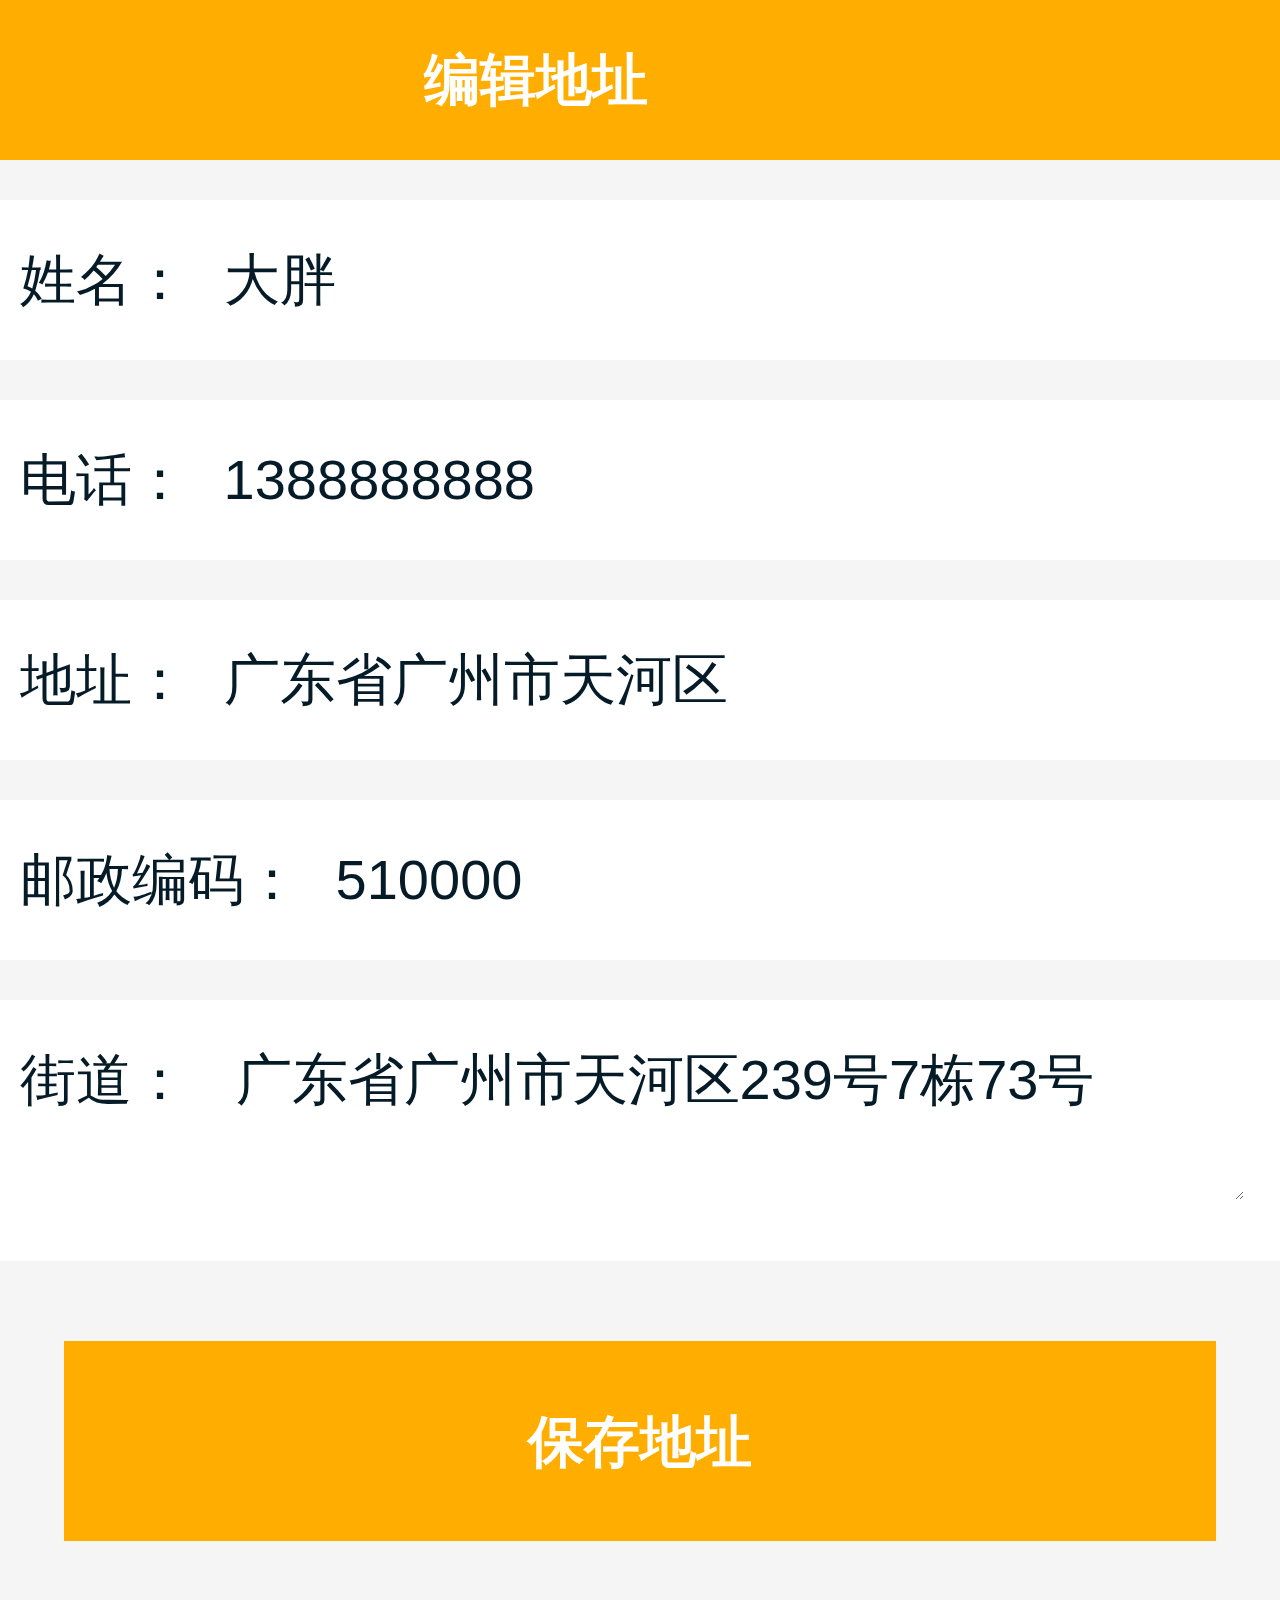
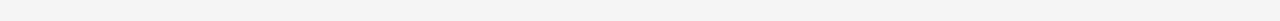
<file: money/yidongduan2/pages/edit_address.html>
<!DOCTYPE html>
<html>
<head>
<meta charset="utf-8">
<meta name="keywords" content="" />
<meta name="description" content="" />
<meta name="viewport" content="width=device-width, initial-scale=1.0, maximum-scale=1.0, user-scalable=0" />
<meta name="format-detection" content="telephone=no" />
<meta name="apple-mobile-web-app-capable" content="yes" />
<meta name="apple-mobile-web-app-status-bar-style" content="black">
<title>编辑地址</title>
<link rel="stylesheet" href="../css/reset.css">
<link rel="stylesheet" href="../css/lArea.css">
<link rel="stylesheet" href="../css/add_address.css">
<link rel="stylesheet" href="http://at.alicdn.com/t/font_3ymnlpvlw5ovfgvi.css">
</head>
<body>
	<header>
		<a class="iconfont  icon-fanhui daily_back" href="person_center.html"></a>
		<section class="search_input">
			编辑地址
		</section>
	</header>
	<!-- 头部结束 -->
	<!-- 收货人信息开始 -->
	<section class="receiver">
		<section class="receive_name">
			<span>姓名：</span>
			<input type="text" placeholder="收货人姓名" value="大胖">
		</section>
		<section class="receive_name">
			<span>电话：</span>
			<input type="text" placeholder="收货人电话" value="1388888888">
		</section>
		<section class="receive_name">
			<span>地址：</span>
			<input id="demo1" type="text" readonly="" name="input_area" placeholder="城市选择特效" value="广东省广州市天河区" />
		</section>
		<section class="receive_name code">
			<span>邮政编码：</span>
			<input type="text" placeholder="邮政编码" value="510000">
		</section>
		<section class="receive_name street">
			<span>街道：</span>
			<textarea name="" id="" placeholder="详细地址">广东省广州市天河区239号7栋73号</textarea>
		</section>
	</section>
	<!-- 收货人信息结束 -->
	<!-- 新增地址按钮开始 -->
	<button class="add_new_address">保存地址</button>
	<!-- 新增地址按钮结束 -->
</body>
</html>
<script src="http://libs.baidu.com/jquery/1.11.3/jquery.min.js"></script>
<script src="../js/remshipei.js"></script>
<script src="../js/lArea.min.js"></script>
<script>
var area = new lArea();
area.init({
    'trigger': '#demo1',
    'data':lAreaData//'js/AreaData.json'
});
$(function(){
	$('.add_new_address').click(function(event) {
		/* Act on the event */
		alert( $('#demo1').val() );
	});
})
</script>
</file>
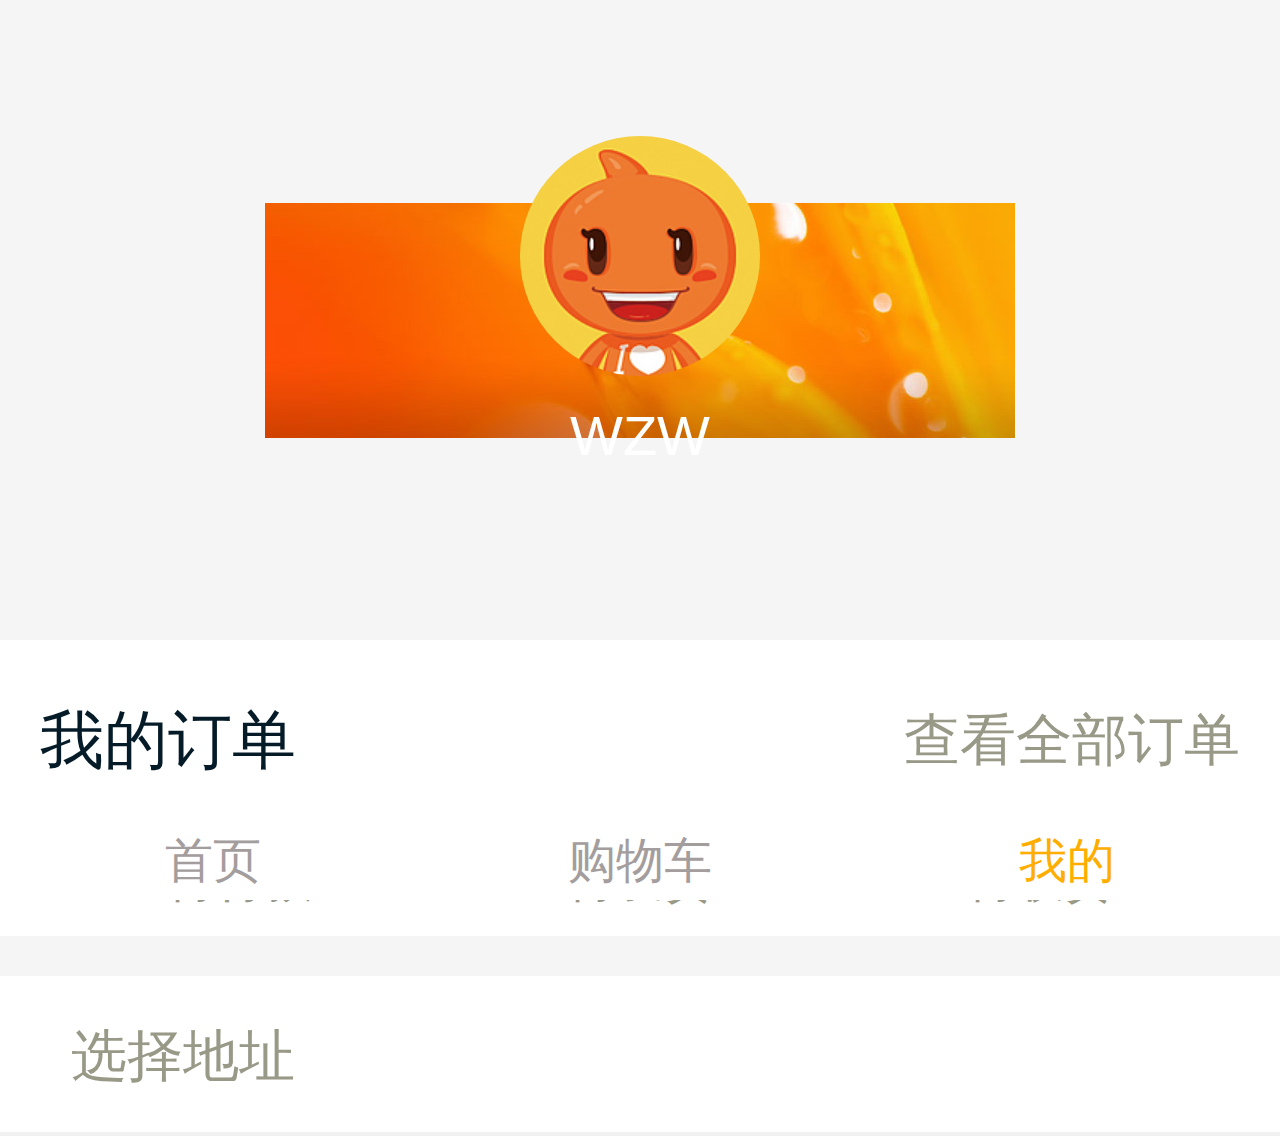
<file: money/yidongduan2/pages/person_center.html>
<!DOCTYPE html>
<html>
<head>
<meta charset="utf-8">
<meta name="keywords" content="" />
<meta name="description" content="" />
<meta name="viewport" content="width=device-width, initial-scale=1.0, maximum-scale=1.0, user-scalable=0" />
<meta name="format-detection" content="telephone=no" />
<meta name="apple-mobile-web-app-capable" content="yes" />
<meta name="apple-mobile-web-app-status-bar-style" content="black">
<title>个人中心</title>
<link rel="stylesheet" href="../css/reset.css">
<link rel="stylesheet" href="http://at.alicdn.com/t/font_3ymnlpvlw5ovfgvi.css">
<link rel="stylesheet" href="../css/person_center.css">
</head>
<body>
	<header>
		<section class="user_logo">
			<img src="../imgs/userlogo.jpg" height="160" width="160" alt="">
			<p>WZW</p>
		</section>
	</header>
	<!-- 订单信息开始 -->
	<section class="order">
		<section class="all_order">
			<section class="my_order">我的订单</section>
			<a href="all_order.html" class="check_all_order">查看全部订单 <i class="iconfont  icon-youbian"></i></a>
		</section>
		<section class="other_order">
			<a href="javascript:void(0);">
				<i class="iconfont icon-daifukuan order_icon"></i>
				<section class="order_span">待付款</section>
			</a>
			<a href="javascript:void(0);">
				<i class="iconfont icon-daifahuo order_icon"></i>
				<section class="order_span">待发货</section>
			</a>
			<a href="javascript:void(0);">
				<i class="iconfont icon-daishouhuo order_icon"></i>
				<section class="order_span">待收货</section>
			</a>
		</section>
	</section>
	<!-- 订单信息结束 -->
	<!-- 其他信息开始 -->
	<section class="center_address">
		<a href="address_select.html" class="other_functions">
			<section class="address_select">
				<i class="iconfont icon-dizhi order_icon"></i>&nbsp;
				<span>选择地址</span>
				<i class="iconfont  icon-youbian icon_right"></i>
			</section>
		</a>
	</section>
	<!-- 其他信息结束 -->
	<!-- 底部导航开始 -->
	<nav>
		<ul>
			<li>
				<a href="index.html" class="tab_nav">
					<i class="iconfont  icon-shouye Initialization"></i>
					<section class="nav_title">首页</section>
				</a>
			</li>
			<li>
				<a href="shopping_car.html" class="tab_nav">
					<i class="iconfont  icon-gouwuche Initialization"></i>
					<section class="nav_title">购物车</section>
				</a>
			</li>
			<li>
				<a href="javascript:void(0);" class="tab_nav">
					<i class="iconfont  icon-person Initialization active"></i>
					<section class="nav_title active">我的</section>
				</a>
			</li>
		</ul>
	</nav>
	<!-- 底部导航结束 -->
</body>
</html>
<script src="http://libs.baidu.com/jquery/1.11.3/jquery.min.js"></script>
<script src="../js/remshipei.js"></script>
</file>
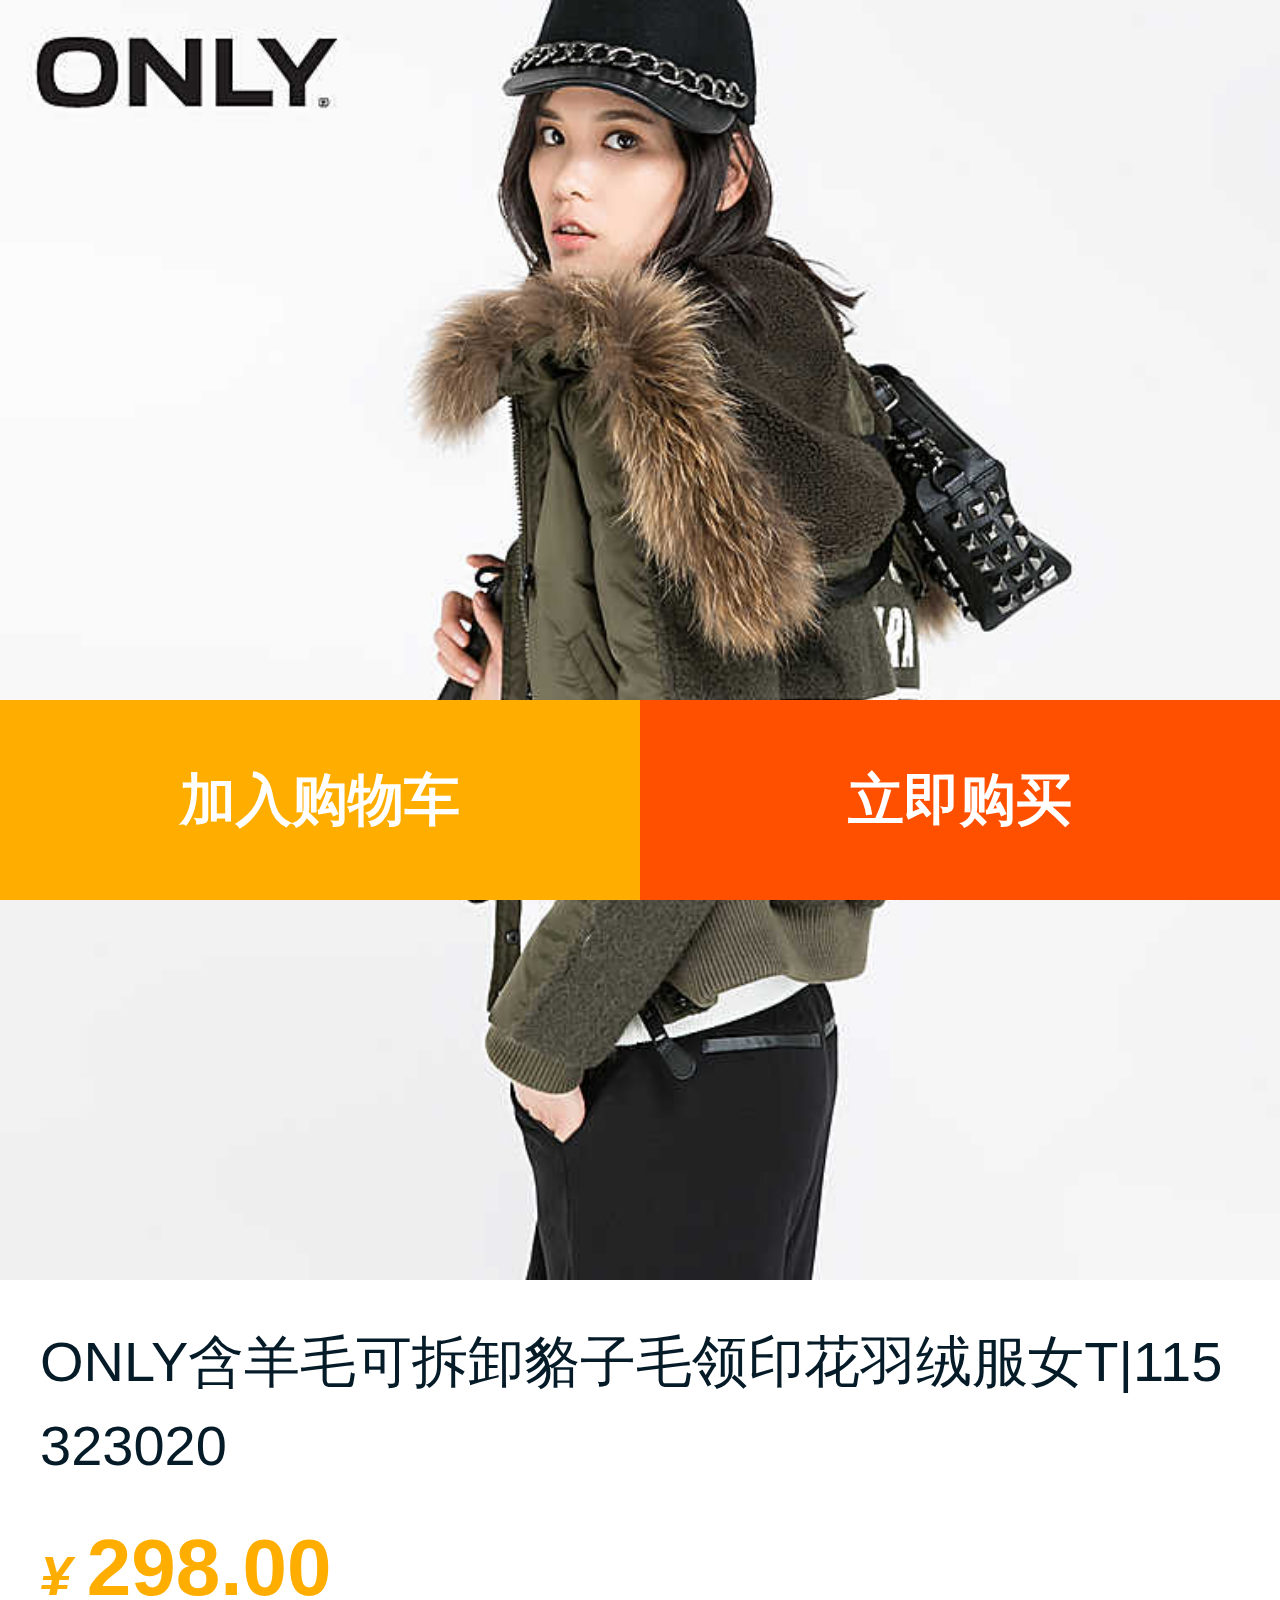
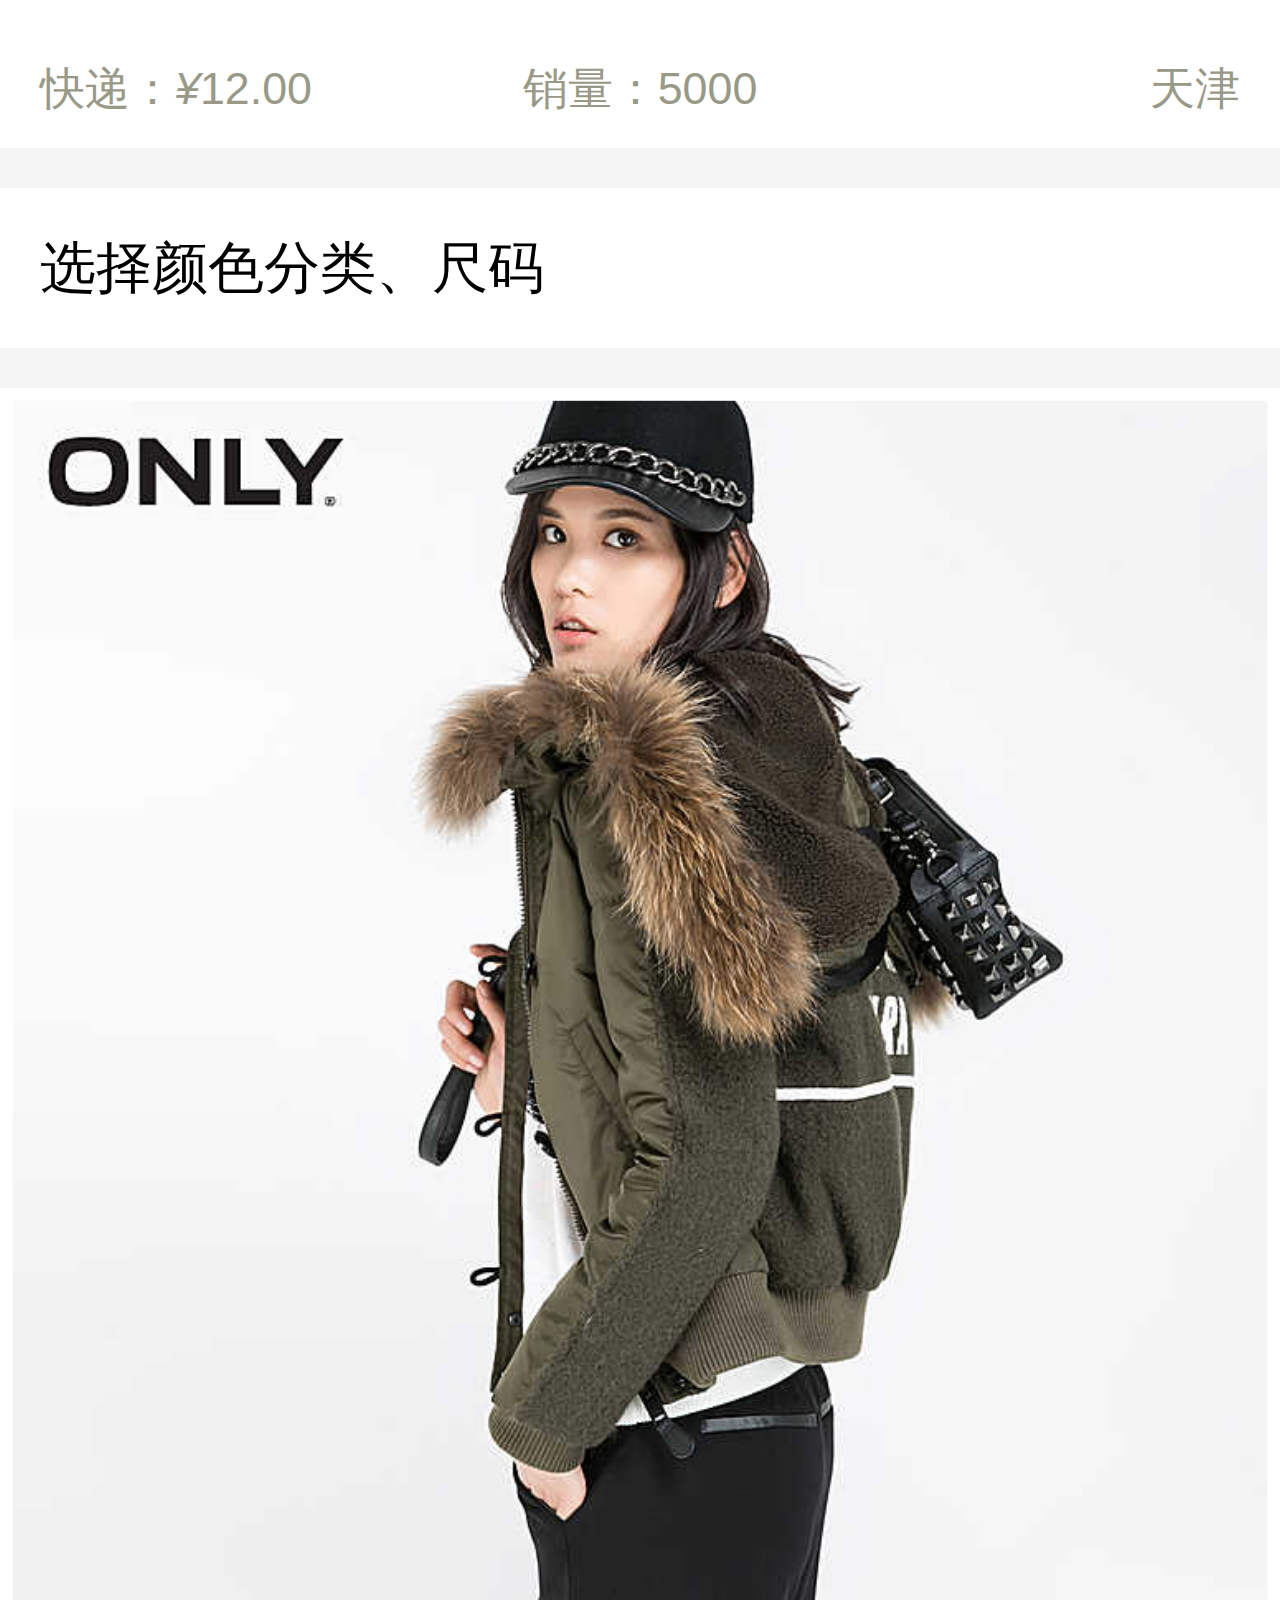
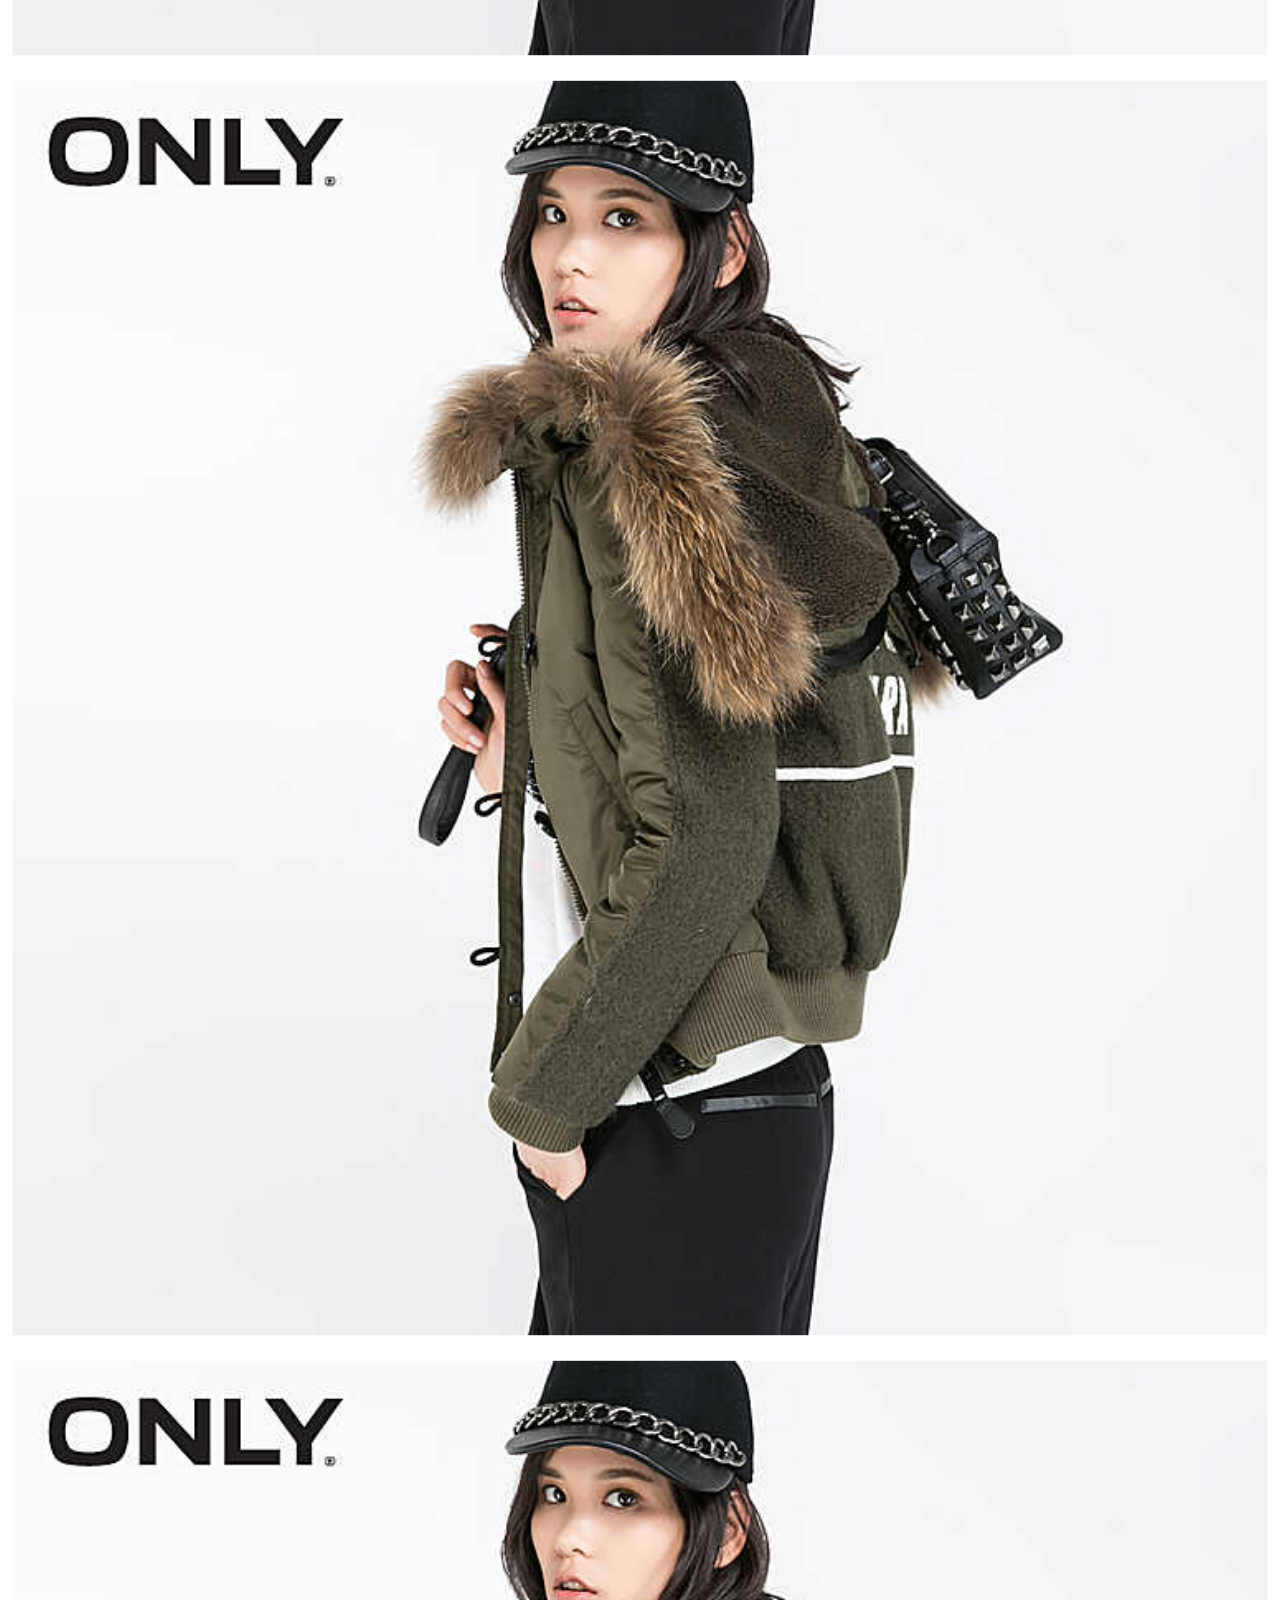
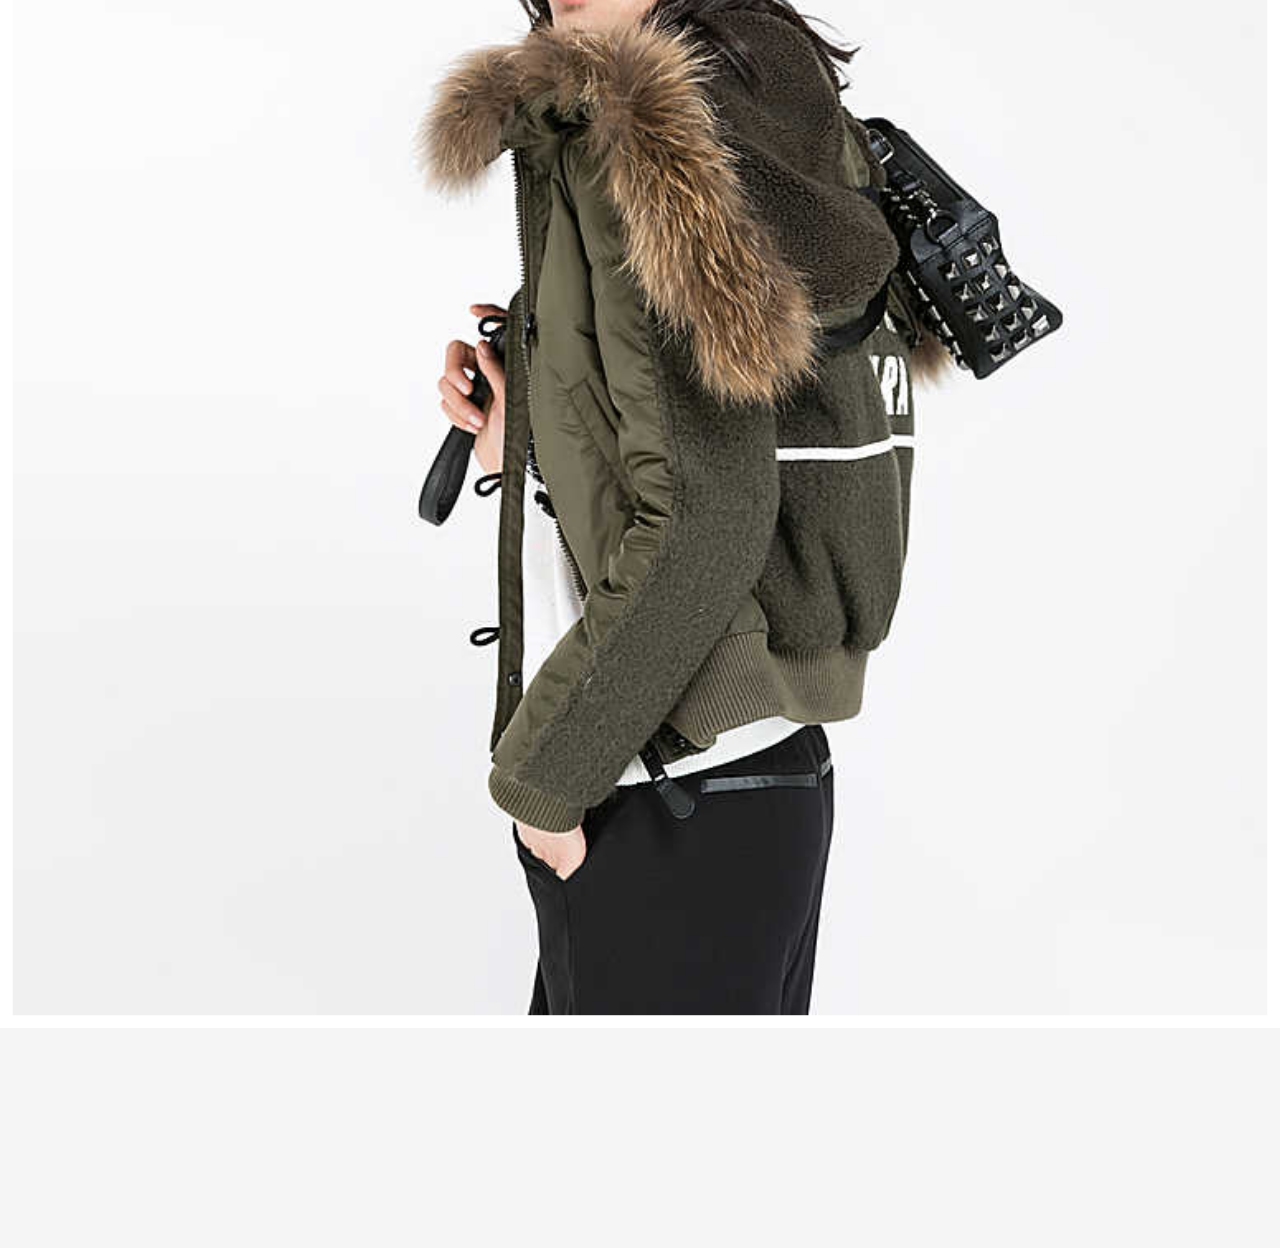
<file: money/yidongduan2/pages/product_detail.html>
<!DOCTYPE html>
<html>
<head>
<meta charset="utf-8">
<meta name="keywords" content="" />
<meta name="description" content="" />
<meta name="viewport" content="width=device-width, initial-scale=1.0, maximum-scale=1.0, user-scalable=0" />
<meta name="format-detection" content="telephone=no" />
<meta name="apple-mobile-web-app-capable" content="yes" />
<meta name="apple-mobile-web-app-status-bar-style" content="black">
<title>产品详情</title>
<link rel="stylesheet" href="../css/reset.css">
<link rel="stylesheet" href="../css/swiper.min.css">
<link rel="stylesheet" href="../css/product_detail.css">
<link rel="stylesheet" href="http://at.alicdn.com/t/font_3ymnlpvlw5ovfgvi.css">
</head>
<body>
	<!-- 轮播图开始 -->
	<div class="swiper-container">
		<div class="swiper-wrapper">
			<div class="swiper-slide" style="height:auto;">
				<img src="../imgs/detail_banner1.jpg" height="760" width="760" alt="">
			</div>
			<div class="swiper-slide" style="height:auto;">
				<img src="../imgs/detail_banner2.jpg" height="760" width="760" alt="">
			</div>
		</div>
		<section class="back_car">
			<a class="iconfont  icon-fanhui1 icon_size" href="index.html"></a>
			<a class="iconfont  icon-circularorder fixed_right icon_size" href="shopping_car.html"></a>
		</section>
	<!-- Add Pagination -->
		<div class="swiper-pagination"></div>
	</div>
	<!-- 轮播图结束 -->
	<!-- 产品基本信息开始 -->
	<section class="product_parameters">
		<section class="product_title">
			ONLY含羊毛可拆卸貉子毛领印花羽绒服女T|115323020
		</section>
		<section class="product_price">
			<i>¥</i>
			<strong>298.00</strong>
		</section>
		<section class="postage">
			<small>快递：<i>¥</i>12.00</small>
			<small>销量：5000</small>
			<small>天津</small>
		</section>
	</section>
	<!-- 产品基本信息结束 -->
	<!-- 选择尺码开始 -->
	<a href="javascript:void(0);" class="select_size shopping_car_click">
		选择颜色分类、尺码<i class="iconfont icon-youbian icon_right"></i>
	</a>
	<!-- 选择尺码结束 -->

	<!-- 后台详情开始 -->
	<section class="bg_details">
		<img src="../imgs/detail_banner1.jpg" height="760" width="760" alt="">
		<img src="../imgs/detail_banner1.jpg" height="760" width="760" alt="">
		<img src="../imgs/detail_banner1.jpg" height="760" width="760" alt="">
	</section>
	<!-- 后台详情结束 -->

	<!-- 立即购买开始 -->
	<section class="buy_now">
		<a href="javascript:void(0);" class="enter_car shopping_car_click">加入购物车</a>
		<a href="javascript:void(0);" class="enter_buy">立即购买</a>
	</section>
	<!-- 立即购买结束 -->
	<!-- 选择类型开始 -->
	<section class="product_size" style="display:none;">
		<section class="meng_ceng"></section>
		<section class="flex_all">
			<section class="blank"></section>
			<section class="size">
				<section class="shop_title">
					<section class="product_img">
						<section class="img_contain">
							<img src="../imgs/product_img.jpg" height="220" width="220" alt="">
						</section>
						<section  class="product_msg">
							<p><i>¥</i>&nbsp;<span>12.00</span></p>
							<p><small>库存：13333</small></p>
							<p><small>请选择颜色分类</small></p>
						</section>
					</section>
					<a href="javascript:void(0);" class="iconfont icon-shanchu icon_remove"></a>
				</section>
				<section class="shop_contain_select">
					<p class="contain_title">
						尺码
					</p>
					<ul class="size_style">
						<a href="javascript:void(0)" class="select_active">
							160/80A/s
						</a>
						<a href="javascript:void(0)">
							160/80A/s
						</a>
						<a href="javascript:void(0)">
							160/80A/s
						</a>
						<a href="javascript:void(0)">
							160/80A/s
						</a>
					</ul>
				</section>
				<section class="shop_color_select">
					<p class="contain_title">
						颜色分类
					</p>
					<ul class="color_size_style">
						<a href="javascript:void(0)" class="select_active">
							160/80A/s
						</a>
						<a href="javascript:void(0)">
							160/80A/s
						</a>
						<a href="javascript:void(0)">
							160/80A/s
						</a>
						<a href="javascript:void(0)">
							160/80A/s
						</a>
					</ul>
				</section>
				<section class="shop_num_select">
					<section class="buy_num">购买数量</section>
					<section class="num_input">
						<a href="javascript:void(0)"><img src="../imgs/reduce2.png" height="58" width="58" alt=""></a><input type="text" value="1"><a href="javascript:void(0)"><img src="../imgs/add.png" height="58" width="58" alt=""></a>
					</section>
				</section>
				<a class="shop_confirm">确定</a>
			</section>
		</section>
	</section>
	<!-- 选择类型结束 -->
</body>
</html>
<script src="http://libs.baidu.com/jquery/1.11.3/jquery.min.js"></script>
<script src="../js/remshipei.js"></script>
<script src="../js/swiper.min.js"></script>
<script src="../js/jquery.myProgress.js"></script>
<script>
    $(function () {
        $("#div3").myProgress({speed: 4000, percent: 60,width: "100%"});
        /*购物车的呈现与消失开始*/
        $('.shopping_car_click').click(function(event) {
        	/* Act on the event */
        	$('.product_size').css({
        		display: 'block',
        	});
        });
        /*购物车的呈现与消失结束*/
        /*尺码，颜色Tab切换开始*/
        $('.size_style').find('a').click(function(event) {
        	/* Act on the event */
        	$('.size_style').find('a').removeClass('select_active');
        	$(this).addClass('select_active');
        });
          $('.color_size_style').find('a').click(function(event) {
        	/* Act on the event */
        	$('.color_size_style').find('a').removeClass('select_active');
        	$(this).addClass('select_active');
        });
          $('.icon_remove').click(function(event) {
          	/* Act on the event */
          	$('.product_size').css({
          		display: 'none',
          	});
          });
        /*尺码，颜色Tab切换结束*/
    })
     var swiper = new Swiper('.swiper-container', {
        pagination: '.swiper-pagination',
        paginationClickable: true
    });
</script>
</file>
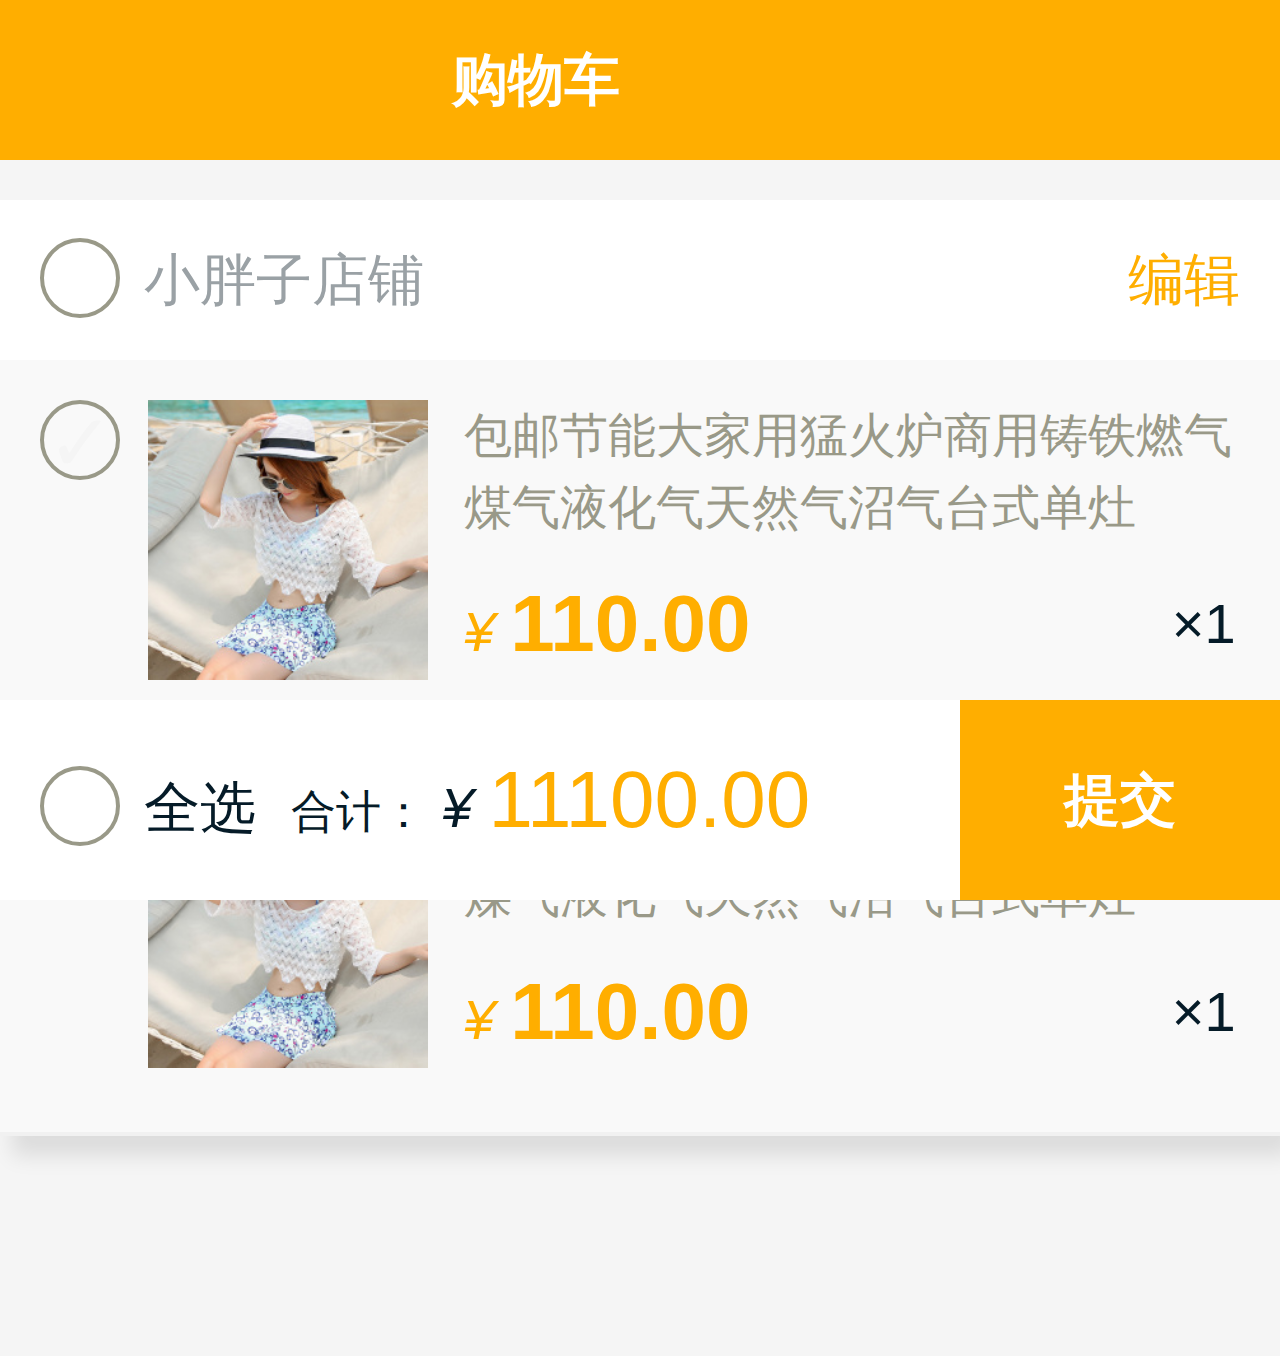
<file: money/yidongduan2/pages/shopping_car.html>
<!doctype html>
<html>
<head>
<meta charset="utf-8">
<title>奖品详情</title>
<meta name="keywords" content="" />
<meta name="description" content="" />
<meta name="viewport" content="width=device-width, initial-scale=1.0, maximum-scale=1.0, user-scalable=0" />
<meta name="format-detection" content="telephone=no" />
 <meta name="apple-mobile-web-app-capable" content="yes" />
 <meta name="apple-mobile-web-app-status-bar-style" content="black">
 <link rel="stylesheet" href="../css/reset.css">
 <link rel="stylesheet" href="../css/shopping_car.css">
<link rel="stylesheet" href="http://at.alicdn.com/t/font_3ymnlpvlw5ovfgvi.css">
 </head>
<body>
	<!-- 头部开始 -->
	<header>
		<a class="iconfont  icon-fanhui daily_back" href="index.html"></a>
		<section class="search_input">
			购物车
		</section>
	</header>
	<!-- 头部结束 -->
	<!-- 复选按钮开始 -->
	<!-- <label><input type="checkbox" checked><i>✓</i></label> -->
	<!-- 复选按钮结束 -->
	<!-- 全部商家信息开始 -->
	<section class="all_shopper">
		<section class="single_shopper">
			<section class="shop_title">
				<section class="shop_name">
					<label><input type="checkbox"><i>✓</i></label>
					<span>小胖子店铺</span>
					<i class="iconfont icon-youbian icon_size"></i>
				</section>
				<a href="javascript:void(0);" class="edit_btn">编辑</a>
			</section>
			<section class="shop_message">
				<section class="checkbox_contain">
					<label><input type="checkbox"><i>✓</i></label>
				</section>
				<section class="shop_detail">
					<section class="product_img_contain">
						<img src="../imgs/product_img.jpg" height="220" width="220" alt="">
					</section>
					<section class="product_other_msg">
						<section class="product_detail">
							包邮节能大家用猛火炉商用铸铁燃气煤气液化气天然气沼气台式单灶
						</section>
						<section class="price_num">
							<section class="price">
								<i>¥</i>
								<span>110.00</span>
							</section>
							<section class="num">×1</section>
						</section>
					</section>
					<!-- 弹出开始 -->
					<section class="eject">
						<section class="eject_msg">
							<!-- <small>包邮节能大家用猛火炉商用铸铁燃气煤气液化气天然气沼气台式单灶</small> -->
							<section class="num_input">
								<a href="javascript:void(0)"><img src="../imgs/reduce2.png" height="58" width="58" alt=""></a><input type="text" value="1"><a href="javascript:void(0)"><img src="../imgs/add.png" height="58" width="58" alt=""></a>
							</section>
						</section>
						<a href="javascript:void(0);" class="eject_msg_remove">删除</a>
					</section>
					<!-- 弹出结束 -->
				</section>
			</section>
			<section class="shop_message">
				<section class="checkbox_contain">
					<label><input type="checkbox"><i>✓</i></label>
				</section>
				<section class="shop_detail">
					<section class="product_img_contain">
						<img src="../imgs/product_img.jpg" height="220" width="220" alt="">
					</section>
					<section class="product_other_msg">
						<section class="product_detail">
							包邮节能大家用猛火炉商用铸铁燃气煤气液化气天然气沼气台式单灶
						</section>
						<section class="price_num">
							<section class="price">
								<i>¥</i>
								<span>110.00</span>
							</section>
							<section class="num">×1</section>
						</section>
					</section>
					<!-- 弹出开始 -->
					<section class="eject">
						<section class="eject_msg">
							<!-- <small>包邮节能大家用猛火炉商用铸铁燃气煤气液化气天然气沼气台式单灶</small> -->
							<section class="num_input">
								<a href="javascript:void(0)"><img src="../imgs/reduce2.png" height="58" width="58" alt=""></a><input type="text" value="1"><a href="javascript:void(0)"><img src="../imgs/add.png" height="58" width="58" alt=""></a>
							</section>
						</section>
						<a href="javascript:void(0);" class="eject_msg_remove">删除</a>
					</section>
					<!-- 弹出结束 -->
				</section>
			</section>
		</section>
		<!-- 提交订单开始 -->
		<section class="confirm_sub">
			<section class="select_all">
				<label><input type="checkbox"><i>✓</i></label>
				<span>全选</span>
				<section class="all_price">
					<small>合计：</small>
					<i>¥</i>&nbsp;<strong>11100.00</strong>
				</section>
			</section>
			<a href="javascript:void(0);" class="sub_btn">提交</a>
		</section>
		<!-- 提交订单结束 -->
	</section>
	<!-- 全部商家信息结束 -->
</body>
</html>
<script src="http://libs.baidu.com/jquery/1.11.3/jquery.min.js"></script>
<script src="../js/remshipei.js"></script>
<script>
	$(function(){
		$('.edit_btn').click(function(event) {
			/* Act on the event */
			$('.eject').slideToggle('slow');
		});
	})
</script>
</file>
<file: money/yidongduan2/css/index.css>
﻿/* 側邊欄開始 */
.sidebars{
	position: fixed;
	z-index: 4;
	left: 0;top: 0;
	width: 100%;
	height: 100%;
	overflow: hidden;
	display: none;
	transition:width 2s;
}
.mengceng{
	width: 100%;
	height: 100%;
	background: #000000;
	opacity: 0.6;
}
.slide_msg{
	position: fixed;
	width: 50%;
	background: #ffffff;
	height: 100%;
	z-index: 5;
	top: 0;
	right: 0;
}
.item,
.item ul{
	overflow: hidden;
	padding: 0.5rem;
}
/* .item ul li{
	text-align: center;
} */
.item ul li a,
.item ul li i{
	display: inline-block;
}
.item ul li a{
	display: block;
	height: 4rem;
	line-height: 4rem;
	color: #999988;
}
.back_index{
	width: 80%;
	height: 4rem;
	color: #ffffff;
	background: #ffae00;
	display: block;
	margin: 2rem auto;
	border:0;
	outline-style: none;
	line-height: 4rem;
	text-align: center;
}
/* 側邊欄結束 */
.main_all{
	overflow: hidden;
	padding-bottom: 5.5rem;
}
/* 头部开始 */
header{
	background: #ffae00;
	overflow: hidden;
	/* padding: 1rem 0.5rem; */
}
.logo_contain,
.search_input,
.search_btn{
	display: inline-block;
}
.logo_contain{
	width: 5rem;
	height: 5rem;
	background-size: contain;
	-webkit-background-size: contain;
}
.logo_contain img{
	width: 100%;
	height: 100%;
	transform:scale(0.8);
}
.search_input{
	width: 22rem;
}
.search_input input{
	width: 100%;
	padding-left: 0.5rem;
	height: 3.4rem;
	line-height: 3.4rem;
	border: 0;
	border-radius: 0.3rem;
}
.search_btn{
	width: 4rem;
	text-align: center;
	color: #ffffff;
	font-weight: bold;
	line-height: 4rem;
}
.search_btn a{
	color: #ffffff;
	width: 100%;
	height: 100%;
	display: block;
}
.self_size{
	font-size: 3rem !important;
	vertical-align: middle;
	align-self:center;
}
/* 头部结束 */

/* 导航链接开始 */
.nav_icon{
	padding: 1rem 0;
	overflow: hidden;
	background: #ffffff;
}
.nav_icon ul{
	overflow: hidden;
}
.nav_icon ul li{
	width: 24%;
	display: inline-block;
	overflow: hidden;
}
.nav_icon ul li a{
	width: 100%;
	height: 100%;
	display: block;
	text-align: center;
	text-decoration: none;
}
.icon_img{
	width: 5rem;
	height: 5rem;
	margin: 0 auto;
	background-size: contain;
	-webkit-background-size: contain;
	display: block;
}
.icon_img img{
	width: 100%;
	height: 100%;
	transform:scale(0.8);
}
.nav_font{
	font-size: 1rem;
	color: #828280;
}
/* 导航链接结束 */
/* 产品列表展示开始 */
.product_list{
	overflow: hidden;
	margin-top: 1rem;
}
.self_item{
	overflow: hidden;
	display: block;
	padding: .5rem;
	background: #ffffff;
	display: inline-block;
	width: 15.8rem;
	text-align: center;
}
.product_contain{
	width: 14.8rem;
	margin: 0 auto;
	height: 14.8rem;
	background-size: contain;
	-webkit-background-size: contain;
}
.product_contain img{
	width: 100%;
	height: 100%;
}
.product_title{
	overflow : hidden;
	text-overflow: ellipsis;
	display: -webkit-box;
	-webkit-line-clamp: 2;
	-webkit-box-orient: vertical;
	color: #646060;
	font-size: 1.2rem;
	line-height: 1.6rem;
	height: 3.2rem;
	margin: 0.5rem 0;
}
.price{
	text-align: left;
	height: 3rem;
	line-height: 3rem;
}
.price i{
	color:#a49d9d;
}
.price strong{
	color: #ffae00;
	font-size: 1.6rem;
}
.price small{
	text-decoration: line-through;
	color: #a49d9d;
}
.bought{
	text-align: left;
	color: #a49d9d;
	font-size: 1.2rem;
	color: #d0d0d0;
}
.bought strong{
	color: #ffae00;
}
/* 产品列表展示结束 */

/* 底部导航开始 */
nav{
	position: fixed;
	z-index: 2;
	/* padding: 0.5rem 0; */
	background: #ffffff;
	bottom: 0;
	width: 100%;
}
nav ul{
	overflow: hidden;
	display: flex;
}
nav ul li{
	display: inline-block;
	flex:1;
	text-align: center;
}
nav ul li a{
	width: 100%;
	display: inline-block;
}
.Initialization{
	font-size: 2.4rem !important;
	color: #a49d9d;
}
.nav_title{
	color: #a49d9d;
	margin-top: -0.5rem;
	font-size: 1.2rem;
}
.active{
	color: #ffae00 !important;
}
/* 底部导航结束 */
</file>
<file: money/yidongduan2/font/iconfont.css>
@font-face {font-family: "iconfont";
  src: url('iconfont.eot?t=1493979528141'); /* IE9*/
  src: url('iconfont.eot?t=1493979528141#iefix') format('embedded-opentype'), /* IE6-IE8 */
  url('iconfont.woff?t=1493979528141') format('woff'), /* chrome, firefox */
  url('iconfont.ttf?t=1493979528141') format('truetype'), /* chrome, firefox, opera, Safari, Android, iOS 4.2+*/
  url('iconfont.svg?t=1493979528141#iconfont') format('svg'); /* iOS 4.1- */
}

.iconfont {
  font-family:"iconfont" !important;
  font-size:16px;
  font-style:normal;
  -webkit-font-smoothing: antialiased;
  -moz-osx-font-smoothing: grayscale;
}

.icon-9:before { content: "\e60b"; }

.icon-circularorder:before { content: "\e668"; }

.icon-fanhui:before { content: "\e600"; }

.icon-fanhui1:before { content: "\e64e"; }

.icon-icon01:before { content: "\e605"; }

.icon-dizhi:before { content: "\e6aa"; }

.icon-shanchu71:before { content: "\e609"; }

.icon-jjshqinzimuying:before { content: "\e6ad"; }

.icon-huazhuang:before { content: "\e613"; }

.icon-daishouhuo:before { content: "\e656"; }

.icon-shanchu:before { content: "\e65d"; }

.icon-jingxuan:before { content: "\e65c"; }

.icon-daifahuo:before { content: "\e646"; }

.icon-person:before { content: "\e666"; }

.icon-daifukuan:before { content: "\e60e"; }

.icon-dingdan:before { content: "\e624"; }

.icon-meishi1:before { content: "\e90d"; }

.icon-gouwuche:before { content: "\e667"; }

.icon-jiajujiazhuang:before { content: "\e707"; }

.icon-jiajujiafang:before { content: "\e61a"; }

.icon-shouye:before { content: "\e604"; }

.icon-youbian:before { content: "\e657"; }

.icon-qita:before { content: "\edb9"; }

.icon-xiexuexiangbaopeijian:before { content: "\e614"; }
</file>
<file: money/yidongduan2/css/lArea.css>
.gearArea{font-family:Helvetica Neue, Helvetica, Arial, sans-serif;font-size:10px;background-color:rgba(0,0,0,0.2);display:block;position:fixed;top:0;left:0;width:100%;height:100%;z-index:9900;overflow:hidden;-webkit-animation-fill-mode:both}.area_ctrl{vertical-align:middle;background-color:white;color:#363837;margin:0;height:auto;width:100%;position:absolute;left:0;bottom:0;z-index:9901;overflow:hidden;-webkit-transform:translate3d(0, 0, 0);transform:translate3d(0, 0, 0)}.slideInUp{animation:slideInUp .3s ease-in;-webkit-animation:slideInUp .3s ease-in;height: 20rem !important;}@-webkit-keyframes slideInUp{from{-webkit-transform:translate3d(0, 100%, 0);transform:translate3d(0, 100%, 0)}to{-webkit-transform:translate3d(0, 0, 0);transform:translate3d(0, 0, 0)}}.area_roll{display:-webkit-box;width:100%;height:auto;overflow:hidden;font-weight:bold;background-color:transparent;-webkit-mask:-webkit-gradient(linear, 0% 50%, 0% 100%, from(#debb47), to(rgba(36,142,36,0)));-webkit-mask:-webkit-linear-gradient(top, #debb47 50%, rgba(36,142,36,0))}.area_roll>div{font-size:1.6em;height:6em;float:left;background-color:transparent;position:relative;overflow:hidden;-webkit-box-flex:1}.area_roll_mask{-webkit-mask:-webkit-gradient(linear, 0% 40%, 0% 0%, from(#debb47), to(rgba(36,142,36,0)));-webkit-mask:-webkit-linear-gradient(bottom, #debb47 50%, rgba(36,142,36,0));padding:0 0 3em 0}.area_grid{position:relative;top:2em;width:100%;height:2em;margin:0;box-sizing:border-box;z-index:0;border-top:1px solid #e6e6e6;border-bottom:1px solid #e6e6e6}.area_roll>div:nth-child(3) .area_grid>div{left:42%}.area_btn{color:#000;font-size:1.6em;line-height:1em;text-align:center;padding:.8em 1em;cursor:pointer}.area_btn_box{display:-webkit-box;-webkit-box-pack:justify;-webkit-box-align:stretch}.gear{float:left;position:absolute;z-index:9902;width:5.5em;margin-top:2em}.area_roll>div .gear{width:100%}.tooth{height:2em;line-height:2em;text-align:center;display:-webkit-box;-webkit-line-clamp:1;-webkit-box-orient:vertical;overflow:hidden}
</file>
<file: money/yidongduan2/css/add_address.css>
/* 头部开始 */
header{
	background: #ffae00;
	overflow: hidden;
}
.logo_contain,
.search_input,
.search_btn{
	display: inline-block;
}
.daily_back{
	font-size: 3rem !important;
	color: #ffffff;
	height: 100%;
	display: inline-block;
	vertical-align: middle;
}
.search_input{
	text-align: center;
	color: #ffffff;
	width: 26rem;
	font-size: 1.4rem;
	font-weight: bold;
	height: 4rem;
	line-height: 4rem;
}
/* 头部结束 */
/* 收货人信息开始 */
.receiver{
	width: 100%;
	display: block;
	overflow: hidden;
	margin: 0 auto;
}
.receive_name{
	width: 100%;
	line-height: 4rem;
	line-height: 4rem;
	background: #ffffff;
	margin-top: 1rem;
	padding: 0 0.5rem;
}
.receive_name input{
	border: 0;
	background: #ffffff;
	outline-style: none;
	height: 3rem;
	line-height: 3rem;
	display: inline-block;
	padding-left: 0.5rem;
	width: 26rem;
}
.code input{
	width: 23rem !important;
	display: inline-block;
}
.receive_name textarea{
	width: 26rem !important;
	display: inline-block;
	height: 5rem;
	border: 0;
	outline-style: none;
	line-height: 2.4rem;
	padding: 0.8rem;
}
.street span{
	vertical-align: top !important;
	display: inline-block;
}
/* 收货人信息结束 */
/* 新增地址按钮开始 */
.add_new_address{
	text-align: center;
	background: #ffae00;
	color: #ffffff;
	font-weight: bold;
	width: 90%;
	height: 5rem;
	line-height: 5rem;
	margin: 2rem auto;
	display: block;
	border: 0;
	outline-style: none;
}
/* 新增地址按钮结束 */
</file>
<file: money/yidongduan2/css/address_select.css>
/* 头部开始 */
header{
	background: #ffae00;
	overflow: hidden;
}
.logo_contain,
.search_input,
.search_btn{
	display: inline-block;
}
.daily_back{
	font-size: 3rem !important;
	color: #ffffff;
	height: 100%;
	display: inline-block;
	vertical-align: middle;
}
.search_input{
	text-align: center;
	color: #ffffff;
	width: 26rem;
	font-size: 1.4rem;
	font-weight: bold;
	height: 4rem;
	line-height: 4rem;
}
/* 头部结束 */
/* 复选按钮开始 */
label i{
            font-size:2rem;
            font-style:normal;
            display:inline-block;
            width:2rem;
            height:2rem;
            text-align:center;
            line-height:2rem;
            color:#ffffff;
            vertical-align:middle;
           margin: -0.2rem 0.2rem 0.1rem 0;
            border:0.1rem solid #999988;
            border-radius: 50%;
}
label{
	vertical-align: -webkit-baseline-middle;
}
input[type="radio"],
input[type="radio"]{
    display:none;
}
input[type="radio"]:checked + i{
    background:#ffae00;
}
/* 复选按钮结束 */
/* 设置默认开始 */
.set_default:nth-of-type(1){
	margin-top: 0;
}
.set_default{
	padding: 1rem;
	background: #ffffff;
	display: block;
	margin-top: 1rem;
}
.name_phone{
	overflow: hidden;
}
.name,
.phone{
	display: inline-block;
	width: 14.8rem;
}
.name small,
.phone small,
.detail_address small{
	color: #999988;
}
.phone{
	text-align: right;
}
.detail_address{
	padding-top: 1rem;
	padding-bottom: 1rem;
	border-bottom: 0.1rem solid #f1f1f1;
}
.default{
	display: flex;
	margin-top: 1rem;
}
.default a{
	flex:1;
	-webkit-flex:1;
	color: #999988;
}
.icon_right{
	float: right;
	color: #999988;
	font-size: 2rem !important;
}
.link_edit{
	display: block;
	overflow: hidden;
	color: #999988;
}
/* 设置默认结束 */
/* 新增地址按钮开始 */
.add_new_address{
	text-align: center;
	background: #ffae00;
	color: #ffffff;
	font-weight: bold;
	width: 90%;
	height: 5rem;
	line-height: 5rem;
	margin: 2rem auto;
	display: block;
	border: 0;
	outline-style: none;
}
/* 新增地址按钮结束 */
</file>
<file: money/yidongduan2/css/all_order.css>
.fixed_top{
	position: fixed;
	top: 0;
	z-index: 2;
	width: 100%;
}
/* 头部开始 */
header{
	background: #ffae00;
	overflow: hidden;
}
.logo_contain,
.search_input,
.search_btn{
	display: inline-block;
}
.daily_back{
	font-size: 3rem !important;
	color: #ffffff;
	height: 100%;
	display: inline-block;
	vertical-align: middle;
}
.search_input{
	text-align: center;
	color: #ffffff;
	width: 26rem;
	font-size: 1.4rem;
	font-weight: bold;
	height: 4rem;
	line-height: 4rem;
}
/* 头部结束 */
/* 顶部导航开始 */
nav{
	overflow: hidden;
	height: 4rem;
	line-height: 4rem;
	background: #ffffff;
	display: flex;
}
nav a{
	flex:1;
	text-align: center;
	color: #051b28;
}
.active{
	color: #ffae00;
	border-bottom: 0.2rem solid #ffae00;
	box-sizing:border-box;
	-webkit-box-sizing:border-box;
}
/* 顶部导航结束  */
/* 全部订单开始 */
.contain_all{
	margin-top: 8.5rem;
}
.wrap,
.section1,
.section2,
.section3,
.section4,
.single_order{
	overflow: hidden;
	margin-top: 0.5rem;
}
/* .single_order{
	background: #ffffff;
} */
.order_title{
	height: 4rem;
	line-height: 4rem;
	display: flex;
	padding: 0 1rem;
	border-bottom: 0.1rem solid #f1f1f1;
	background: #ffffff;
}
.order_title a,
.order_title span{
	display: inline-block;
	flex:1;
}
.order_title a{
	text-align: left;
	color: #051b28;
}
.order_title span{
	text-align: right;
	font-size: 1.2rem;
	color: #999988;
}
.order_contain{
	overflow: hidden;
	display: block;
	padding:1rem;
	background: #ececec;
	border-bottom: 0.1rem solid #ddd8d8;;
}
.order_img,
.order_msg,
.price_num{
	display: inline-block;
}
.order_img{
	width: 6rem;
	height: 6rem;
	background-size: contain;
	-webkit-background-size: contain;
	vertical-align: top;
}
.order_img img{
	width: 100%;
	height: 100%;
}
.order_msg{
	width: 17rem;
	padding: 0 0.5rem;
	font-size: 1.2rem;
	line-height: 1.4rem;
	color: #999988;
}
.price_num{
	vertical-align: top;
	text-align: right;
	width: 6rem;
}
.price{
	color: #ffae00;
	font-size: 1.2rem;
	font-weight: bold;
}
.price_notice{
	line-height: 4rem;
	padding: 0 1rem;
	background: #ffffff;
	display: flex;
}
.price_notice span{
	display: inline-block;
	font-size: 1rem;
	/* flex:1; */
	text-align: center;
}
.price_notice span:nth-of-type(2){
	padding: 0 1rem;
}
.price_notice span:nth-of-type(3){
	float: right;
}
.price_notice span strong{
	color: #ffae00;
}
.remove{
	overflow: hidden;
	border-top: 0.1rem solid #f1f1f1;
	background: #ffffff;
	padding: 0 1rem;
}
.remove_order{
	display: inline-block;
	padding: 0.3rem  1rem;
	color: #999988;
	border:0.1rem solid #999988;
	float: right;
	margin: 1rem 0;
}
.section2,
.section3,
.section4{
	display: none;
}
.pay_now{
	border:0.1rem solid #ffae00;
	box-sizing:border-box;
	-webkit-box-sizing:border-box;
	color: #ffae00;
}
/* 全部订单结束 */
/* 没有订单开始 */
.no_order{
	position: absolute;
	left: 50%;
	top:45%;
	transform:translate(-50%,-50%);
	text-align: center;
}
.no_order_msg{
	margin-top: -2rem;
}
.back_index{
	padding: 0.4rem;
	background: #ffffff;
	display: inline-block;
	margin-top: 1rem;
}
.no_order_size{
	font-size: 10rem !important;
	text-align: center;
	color: #dfdedc;
}
/* 没有订单结束 */
</file>
<file: money/yidongduan2/css/daily_specials.css>
/* 头部开始 */
header{
	background: #ffae00;
	overflow: hidden;
	position: fixed;
	z-index: 2;
	width: 100%;
}
.logo_contain,
.search_input,
.search_btn{
	display: inline-block;
}
.daily_back{
	font-size: 3rem !important;
	color: #ffffff;
	height: 100%;
	display: inline-block;
	vertical-align: middle;
}
.search_input{
	text-align: center;
	color: #ffffff;
	width: 26rem;
	font-size: 1.4rem;
	font-weight: bold;
	height: 4rem;
	line-height: 4rem;
}
/* 头部结束 */
/* 主体部分开始 */
.main_all{
	padding: 0 0.5rem 0 0.5rem;
	overflow: hidden;
	background: #ffffff;
	padding-top: 4.5rem;
}
.single_product{
	/* padding: 0.5rem 0; */
	padding-top: 0.5rem;
	overflow: hidden;
	background: #ffffff;
	display: inline-block;
}
.single_product_contain,
.contain_message{
	display: inline-block;
}
.single_product_contain{
	width: 8.55rem;
	height: 8.55rem;
	background-size: contain;
	-webkit-background-size: contain;
	vertical-align: top;
}
.single_product_contain img{
	width: 100%;
	height: 100%;
}
.contain_message{
	width: 22rem;
	padding-left: 0.5rem;
}
.title{
	font-size: 1.2rem;
	color: #505050;
	font-weight: inherit;
	height: 3.6rem;
	overflow : hidden;
	text-overflow: ellipsis;
	display: -webkit-box;
	-webkit-line-clamp: 2;
	-webkit-box-orient: vertical;
}
.product_price{
	color: #a49d9d;
}
.product_price strong{
	color: #ffae00;
}
.product_price strong span{
	font-size: 2rem;
}
.product_price small{
	text-decoration: line-through;
	color: #a49d9d;
}
/* 主体部分结束 */
</file>
<file: money/yidongduan2/css/person_center.css>
/* 头部开始 */
header{
	background:url('../imgs/person_center.jpg') no-repeat center center;
	background-size: initial;
	-webkit-background-size: initial;
	position: relative;
	width: 100%;
	height: 16rem;
}
.user_logo{
	position: absolute;
	left: 50%;
	top: 40%;
	transform:translate(-50%,-50%);
	width: 6rem;
	height: 6rem;
	background-size: contain;
}
.user_logo img{
	width: 100%;
	height: 100%;
	border-radius: 50%;
}
.user_logo p{
	text-align: center;
	color: #ffffff;
	height: 3rem;
	line-height: 3rem;
}
/* 头部结束 */
/* 订单信息开始 */
.order{
	overflow: hidden;
}
.all_order{
	overflow: hidden;
	background: #ffffff;
	padding: 0 1rem;
	border-bottom: 0.1rem solid #f1f1f1;
}
.my_order,
.check_all_order{
	display: inline-block;
	height: 5rem;
	line-height: 5rem;
	font-size: 1.6rem;
	width: 50%;
}
.check_all_order{
	float: right;
}
.check_all_order{
	font-size: 1.4rem;
	color: #999988;
	text-align: right;
}
.other_order{
	overflow: hidden;
	background: #ffffff;
	padding: 0.5rem 1rem;
	display: flex;
}
.other_order a{
	display: inline-block;
	text-align: center;
	flex:1;
}
.order_icon{
	font-size: 3rem;
	color: #50504b;
}
.order_span{
	font-size: 1.2rem;
	margin-top: -0.5rem !important;
	color: #999988;
}
/* 订单信息结束 */
/* 其他信息开始 */
.center_address{
	margin-top: 1rem;
	overflow: hidden;
}
.other_functions{
	background: #ffffff;
	height: 4rem;
	line-height: 4rem;
	display: block;
	padding:0 1rem;
	color: #999988;
	border-bottom: 0.1rem solid #f1f1f1;
}
.address_select span{
	height: 4rem;
	line-height: 4rem;
	display: inline-block;
	vertical-align: top;
}
.icon_right{
	float: right;
}
/* 其他信息结束 */
/* 底部导航开始 */
nav{
	position: fixed;
	z-index: 2;
	/* padding: 0.5rem 0; */
	background: #ffffff;
	bottom: 0;
	width: 100%;
}
nav ul{
	overflow: hidden;
	display: flex;
}
nav ul li{
	display: inline-block;
	flex:1;
	text-align: center;
}
nav ul li a{
	width: 100%;
	display: inline-block;
}
.Initialization{
	font-size: 2.4rem !important;
	color: #a49d9d;
}
.nav_title{
	color: #a49d9d;
	margin-top: -0.5rem;
	font-size: 1.2rem;
}
.active{
	color: #ffae00 !important;
}
/* 底部导航结束 */
</file>
<file: money/yidongduan2/css/product_detail.css>
/* 焦点图返回、购物车按钮开始 */
.back_car{
	padding: 0 1rem;
	position: absolute;
	z-index: 3;
	width: 100%;
	top: 0.5rem;
	color: #999988;
}
.fixed_right{
	right: 1rem;
	position: absolute;
}
.icon_size{
	font-size: 3rem !important;
	opacity: 0.8;
	vertical-align: middle;
	color: #999988;
}
/* 焦点图返回、购物车按钮结束 */
/* 产品基本信息开始 */
.product_parameters{
	overflow: hidden;
	background: #ffffff;
}
.product_title{
	padding: 1rem 1rem 0 1rem;
	overflow : hidden;
	text-overflow: ellipsis;
	display: -webkit-box;
	-webkit-line-clamp: 2;
	-webkit-box-orient: vertical;
	color: #051b28;
	word-break:break-all;
}
.product_price{
	padding: 0.5rem 1rem 0 1rem;
	font: 1.6rem;
	color: #ffae00;
	font-weight: bold;
}
.product_price strong{
	font-size: 2rem;
}
.postage{
	padding: 0 1rem;
	display: flex;
}
.postage small{
	flex:1;
	text-align: center;
	line-height: 3rem;
	color: #999988;
}
.postage small:nth-of-type(1){
	text-align: left;
}
.postage small:nth-of-type(3){
	text-align: right;
}
/* 产品基本信息结束 */
/* 选择尺码开始 */
.select_size{
	overflow: hidden;
	background: #ffffff;
	display: block;
	margin:1rem 0;
	height: 4rem;
	line-height: 4rem;
	padding: 0 1rem;
	color: #000000;
}
.icon_right{
	float: right;
	vertical-align: middle;
	color: #999988;
}
/* 选择尺码结束 */
/* 立即购买开始 */
.buy_now{
	position: fixed;
	z-index: 2;
	bottom: 0;
	display: flex;
	-webkit-display:flex;
	width: 100%;
}
.buy_now a{
	flex:1;
	-webkit-flex:1;
	text-align: center;
	height: 5rem;
	line-height: 5rem;
	color: #ffffff;
	font-weight: bold;
}
.enter_car{
	background: #ffae00;
}
.enter_buy{
	background: #ff5000;
}
/* 立即购买结束 */
.bg_details{
	background-size: contain;
	background: #ffffff;
	margin-bottom: 5.5rem;
}
.bg_details img{
	width: 100%;
	height: 100%;
	transform:scale(0.98);
}
/* 选择类型开始 */
.product_size{
	position: fixed;
	z-index: 3;
	width: 100%;
	height: 100%;
	left: 0;
	top:0;
}
.meng_ceng{
	background: #000000;
	width: 100%;
	height: 100%;
	position: fixed;
	opacity: 0.8;
}
.flex_all{
	display: flex;
	width: 100%;
	height: 100%;
	flex-direction:column;
}
.blank{
	width: 100%;
	flex:1;
	z-index: 4;
}
.size{
	width: 100%;
	flex:8;
	background: #ffffff;
	z-index: 4;
	overflow: scroll;
}
.shop_title{
	/* overflow: hidden; */
	padding: 1rem;
	border-bottom: 0.1rem solid #f1f1f1;
	position: relative;
}
.product_img{
	width: 100%;
	position: relative;
}
.img_contain,
.product_msg{
	overflow: hidden;
	position: relative;
	display: inline-block;
}
.img_contain{
	width: 8rem;
	height: 8rem;
	background-size: contain;
	-webkit-background-size: contain;
	background: #ffffff;
	vertical-align: top !important;
	z-index: 7;
}
.img_contain img{
	width: 100%;
	height: 100%;
	border-radius: 0.3rem;
}
.product_msg{
	width:21.5rem;
	padding-left: 0.5rem;
	vertical-align: middle;
}
.icon_remove{
	position: absolute;
	top: 0;
	right: 0.5rem;
	font-size: 2.4rem !important;
	color: #999988;
}
.product_msg p{
	color: #999988;
}
.product_msg p span{
	color: #ffae00;
	font-size: 2rem;
}
/* 尺码开始 */
.shop_contain_select,
.shop_color_select,
.shop_num_select{
	padding: 1rem;
	border-bottom: 0.1rem solid #f1f1f1;
}
.contain_title{
	line-height: 3rem;
}
.size_style,
.color_size_style{
	overflow: hidden;
}
.size_style a,
.color_size_style a{
	display: inline-block;
	padding: 0.4rem 0.8rem;
	border:0.1rem solid #f1f1f1;
	background: #f5f5f5;
	color: #998888;
	margin-top: 1rem;
	font-size: 1rem;
	box-sizing:border-box;
	-webkit-box-sizing:border-box;
}
.select_active{
	color: #ffae00 !important;
	border: 0.1rem solid #ffae00 !important;
	box-sizing:border-box !important;
	background: #ffffff !important;
	/* overflow: hidden; */
}
/* 尺码结束 */
/* 购买数量开始 */
.shop_num_select{
	overflow: hidden;
	overflow: scroll;
	margin-bottom: 5rem;
}
.buy_num,
.num_input{
	display: inline-block;
}
.num_input a{
	width: 3rem;
	height: 3rem;
	background-size: contain;
	-webkit-background-size: contain;
	display: inline-block;
}
.num_input a img{
	width: 100%;
	height: 100%;
}
.num_input{
	float: right;
}
.num_input input{
	width: 4.8rem;
	height: 3rem;
	line-height: 3rem;
	box-sizing:border-box;
	-webkit-box-sizing:border-box;
	text-align: center;
	border-color: #f1f1f1;
	border: 0;
	border-top: 0.1rem solid #f1f1f1;
	outline-style: none;
	border-bottom: 0.1rem solid #f1f1f1;
}
/* 购买数量结束 */
.shop_confirm{
	position: fixed;
	line-height: 5rem;
	height: 5rem;
	background: #ffae00;
	color: #ffffff;
	width: 100%;
	text-align: center;
	bottom: 0;
	font-weight: bold;
}
/* 选择类型结束 */
</file>
<file: money/yidongduan2/css/shopping_car.css>
/* 头部开始 */
header{
	background: #ffae00;
	overflow: hidden;
}
.logo_contain,
.search_input,
.search_btn{
	display: inline-block;
}
.daily_back{
	font-size: 3rem !important;
	color: #ffffff;
	height: 100%;
	display: inline-block;
	vertical-align: middle;
}
.search_input{
	text-align: center;
	color: #ffffff;
	width: 26rem;
	font-size: 1.4rem;
	font-weight: bold;
	height: 4rem;
	line-height: 4rem;
}
/* 头部结束 */
/* 复选按钮开始 */
.select_all label i,
.shop_name label i{
            font-size:2rem;
            font-style:normal;
            display:inline-block;
            width:2rem;
            height:2rem;
            text-align:center;
            line-height:2rem;
            color:#ffffff;
            vertical-align:middle;
           margin: -0.2rem 0.2rem 0.1rem 0;
            border:0.1rem solid #999988;
            border-radius: 50%;
}
.shop_message label i{
            font-size:2rem;
            font-style:normal;
            display:inline-block;
            width:2rem;
            height:2rem;
            text-align:center;
            line-height:2rem;
            color:#f5f5f5;
            vertical-align:middle;
           margin: -0.2rem 0.2rem 0.1rem 0;
            border:0.1rem solid #999988;
            border-radius: 50%;
}
input[type="checkbox"],
input[type="radio"]{
    display:none;
}
input[type="checkbox"]:checked + i{
    background:#ffae00;
}
/* 复选按钮结束 */
/* 全部商家信息开始 */
.all_shopper{
    margin-bottom: 5.5rem;
}
.all_shopper,
.single_shopper,
.shop_title{
    overflow: hidden;
}
.shop_title{
    padding: 0 1rem;
    background: #ffffff;
    margin-top: 1rem;
    height: 4rem;
    line-height: 4rem;
}
.single_shopper
,.all_shopper{
    box-shadow:0.3rem 0.5rem 0.5rem rgba(0, 0, 0, .1);
}
.shop_name,
.edit_btn{
    display: inline-block;
}
.edit_btn{
    float: right;
    color: #ffae00;
}
.shop_message{
    padding: 1rem;
    display: flex;
    border-bottom: 0.1rem solid #f1f1f1;
    background: #f9f9f9;
}
.checkbox_contain,
.shop_detail,
.product_img_contain,
.product_other_msg,
.price,
.num{
    display: inline-block;
}
.price{
    float: left;
    height: 4rem;
    line-height: 4rem;
}
.shop_name span{
    color: #9aa1a5;
}
.icon_size{
    font-size: 1.2rem;
     color: #9aa1a5;
}
.price i{
    color: #ffae00;
}
.price span{
    font-weight: bold;
    color: #ffae00;
    font-size: 2rem;
}
.num{
    float: right;
    height: 4rem;
    line-height: 4rem;
}
.checkbox_contain{
    margin-top: middle;
}
.shop_detail,
.product_other_msg{
    padding-left: 0.5rem;
    position: relative;
}
.product_img_contain{
    width: 7rem;
    height: 7rem;
    background-size: contain;
    -webkit-background-size: contain;
    vertical-align: top;
}
.product_img_contain img{
    width: 100%;
    height: 100%;
}
.product_other_msg{
    width: 19.8rem !important;
    display: inline-block;
}
.product_detail{
    font-size: 1.2rem;
    color: #999988;
}
/* 全部商家信息结束 */
/* 提交订单开始 */
.confirm_sub{
    position: fixed;
    z-index: 2;
    bottom: 0;
    height: 5rem;
    width: 100%;
    background: #ffffff;
}
.select_all,
.all_price
.sub_btn{
    display: inline-block;
}
.select_all{
    line-height: 5rem;
    height: 5rem;
    padding-left: 1rem;
}
.all_price{
    display: inline-block !important;
    height: 5rem;
    padding-left: 0.5rem;
}
.all_price strong{
    color: #ffae00;
    font-size: 2rem;
    font-weight: normal;
}
.sub_btn{
    float: right;
    line-height: 5rem;
    background: #ffae00;
    color: #ffffff;
    font-weight: bold;
    height: 5rem;
    width: 8rem;
    text-align: center;
}
/* 弹出开始 */
.eject{
    position: absolute;
    right: 0;
    width: 19.8rem;
    background: #f5f5f5;
    height: 7rem;
    top: 0;
    display: none;
}
.num_input{
    display: inline-block;
}
.num_input a{
    width: 3rem;
    height: 3rem;
    background-size: contain;
    -webkit-background-size: contain;
    display: inline-block;
}
.num_input a img{
    width: 100%;
    height: 100%;
}
.num_input{
    float: right;
}
.num_input input{
    width: 4.8rem;
    height: 3rem;
    line-height: 3rem;
    box-sizing:border-box;
    -webkit-box-sizing:border-box;
    text-align: center;
    border: 0.1rem solid #f1f1f1;
    border-color: #f1f1f1;
    outline-style: none;
    vertical-align: middle;
}
.eject_msg_remove{
    position: absolute;
    right: 0;
    height: 7rem;
    line-height: 7rem;
    width: 6rem;
    text-align: center;
    background: #ffae00;
    z-index: 3;
    top: 0;
    color: #ffffff;
}
.num_input{
  position: absolute;
  top: 50%;
  left: 32%;
  transform:translate(-50%,-50%);
}
/* 弹出结束 */
/* 提交订单结束 */
</file>
<file: money/yidongduan2/font/demo.css>
*{margin: 0;padding: 0;list-style: none;}
/*
KISSY CSS Reset
理念：1. reset 的目的不是清除浏览器的默认样式，这仅是部分工作。清除和重置是紧密不可分的。
2. reset 的目的不是让默认样式在所有浏览器下一致，而是减少默认样式有可能带来的问题。
3. reset 期望提供一套普适通用的基础样式。但没有银弹，推荐根据具体需求，裁剪和修改后再使用。
特色：1. 适应中文；2. 基于最新主流浏览器。
维护：玉伯<lifesinger@gmail.com>, 正淳<ragecarrier@gmail.com>
 */

/** 清除内外边距 **/
body, h1, h2, h3, h4, h5, h6, hr, p, blockquote, /* structural elements 结构元素 */
dl, dt, dd, ul, ol, li, /* list elements 列表元素 */
pre, /* text formatting elements 文本格式元素 */
form, fieldset, legend, button, input, textarea, /* form elements 表单元素 */
th, td /* table elements 表格元素 */ {
  margin: 0;
  padding: 0;
}

/** 设置默认字体 **/
body,
button, input, select, textarea /* for ie */ {
  font: 12px/1.5 tahoma, arial, \5b8b\4f53, sans-serif;
}
h1, h2, h3, h4, h5, h6 { font-size: 100%; }
address, cite, dfn, em, var { font-style: normal; } /* 将斜体扶正 */
code, kbd, pre, samp { font-family: courier new, courier, monospace; } /* 统一等宽字体 */
small { font-size: 12px; } /* 小于 12px 的中文很难阅读，让 small 正常化 */

/** 重置列表元素 **/
ul, ol { list-style: none; }

/** 重置文本格式元素 **/
a { text-decoration: none; }
a:hover { text-decoration: underline; }


/** 重置表单元素 **/
legend { color: #000; } /* for ie6 */
fieldset, img { border: 0; } /* img 搭车：让链接里的 img 无边框 */
button, input, select, textarea { font-size: 100%; } /* 使得表单元素在 ie 下能继承字体大小 */
/* 注：optgroup 无法扶正 */

/** 重置表格元素 **/
table { border-collapse: collapse; border-spacing: 0; }

/* 清除浮动 */
.ks-clear:after, .clear:after {
  content: '\20';
  display: block;
  height: 0;
  clear: both;
}
.ks-clear, .clear {
  *zoom: 1;
}

.main {
  padding: 30px 100px;
width: 960px;
margin: 0 auto;
}
.main h1{font-size:36px; color:#333; text-align:left;margin-bottom:30px; border-bottom: 1px solid #eee;}

.helps{margin-top:40px;}
.helps pre{
  padding:20px;
  margin:10px 0;
  border:solid 1px #e7e1cd;
  background-color: #fffdef;
  overflow: auto;
}

.icon_lists{
  width: 100% !important;

}

.icon_lists li{
  float:left;
  width: 100px;
  height:180px;
  text-align: center;
  list-style: none !important;
}
.icon_lists .icon{
  font-size: 42px;
  line-height: 100px;
  margin: 10px 0;
  color:#333;
  -webkit-transition: font-size 0.25s ease-out 0s;
  -moz-transition: font-size 0.25s ease-out 0s;
  transition: font-size 0.25s ease-out 0s;

}
.icon_lists .icon:hover{
  font-size: 100px;
}



.markdown {
  color: #666;
  font-size: 14px;
  line-height: 1.8;
}

.highlight {
  line-height: 1.5;
}

.markdown img {
  vertical-align: middle;
  max-width: 100%;
}

.markdown h1 {
  color: #404040;
  font-weight: 500;
  line-height: 40px;
  margin-bottom: 24px;
}

.markdown h2,
.markdown h3,
.markdown h4,
.markdown h5,
.markdown h6 {
  color: #404040;
  margin: 1.6em 0 0.6em 0;
  font-weight: 500;
  clear: both;
}

.markdown h1 {
  font-size: 28px;
}

.markdown h2 {
  font-size: 22px;
}

.markdown h3 {
  font-size: 16px;
}

.markdown h4 {
  font-size: 14px;
}

.markdown h5 {
  font-size: 12px;
}

.markdown h6 {
  font-size: 12px;
}

.markdown hr {
  height: 1px;
  border: 0;
  background: #e9e9e9;
  margin: 16px 0;
  clear: both;
}

.markdown p,
.markdown pre {
  margin: 1em 0;
}

.markdown > p,
.markdown > blockquote,
.markdown > .highlight,
.markdown > ol,
.markdown > ul {
  width: 80%;
}

.markdown ul > li {
  list-style: circle;
}

.markdown > ul li,
.markdown blockquote ul > li {
  margin-left: 20px;
  padding-left: 4px;
}

.markdown > ul li p,
.markdown > ol li p {
  margin: 0.6em 0;
}

.markdown ol > li {
  list-style: decimal;
}

.markdown > ol li,
.markdown blockquote ol > li {
  margin-left: 20px;
  padding-left: 4px;
}

.markdown code {
  margin: 0 3px;
  padding: 0 5px;
  background: #eee;
  border-radius: 3px;
}

.markdown pre {
  border-radius: 6px;
  background: #f7f7f7;
  padding: 20px;
}

.markdown pre code {
  border: none;
  background: #f7f7f7;
  margin: 0;
}

.markdown strong,
.markdown b {
  font-weight: 600;
}

.markdown > table {
  border-collapse: collapse;
  border-spacing: 0px;
  empty-cells: show;
  border: 1px solid #e9e9e9;
  width: 95%;
  margin-bottom: 24px;
}

.markdown > table th {
  white-space: nowrap;
  color: #333;
  font-weight: 600;

}

.markdown > table th,
.markdown > table td {
  border: 1px solid #e9e9e9;
  padding: 8px 16px;
  text-align: left;
}

.markdown > table th {
  background: #F7F7F7;
}

.markdown blockquote {
  font-size: 90%;
  color: #999;
  border-left: 4px solid #e9e9e9;
  padding-left: 0.8em;
  margin: 1em 0;
  font-style: italic;
}

.markdown blockquote p {
  margin: 0;
}

.markdown .anchor {
  opacity: 0;
  transition: opacity 0.3s ease;
  margin-left: 8px;
}

.markdown .waiting {
  color: #ccc;
}

.markdown h1:hover .anchor,
.markdown h2:hover .anchor,
.markdown h3:hover .anchor,
.markdown h4:hover .anchor,
.markdown h5:hover .anchor,
.markdown h6:hover .anchor {
  opacity: 1;
  display: inline-block;
}

.markdown > br,
.markdown > p > br {
  clear: both;
}


.hljs {
  display: block;
  background: white;
  padding: 0.5em;
  color: #333333;
  overflow-x: auto;
}

.hljs-comment,
.hljs-meta {
  color: #969896;
}

.hljs-string,
.hljs-variable,
.hljs-template-variable,
.hljs-strong,
.hljs-emphasis,
.hljs-quote {
  color: #df5000;
}

.hljs-keyword,
.hljs-selector-tag,
.hljs-type {
  color: #a71d5d;
}

.hljs-literal,
.hljs-symbol,
.hljs-bullet,
.hljs-attribute {
  color: #0086b3;
}

.hljs-section,
.hljs-name {
  color: #63a35c;
}

.hljs-tag {
  color: #333333;
}

.hljs-title,
.hljs-attr,
.hljs-selector-id,
.hljs-selector-class,
.hljs-selector-attr,
.hljs-selector-pseudo {
  color: #795da3;
}

.hljs-addition {
  color: #55a532;
  background-color: #eaffea;
}

.hljs-deletion {
  color: #bd2c00;
  background-color: #ffecec;
}

.hljs-link {
  text-decoration: underline;
}

pre{
  background: #fff;
}
</file>
